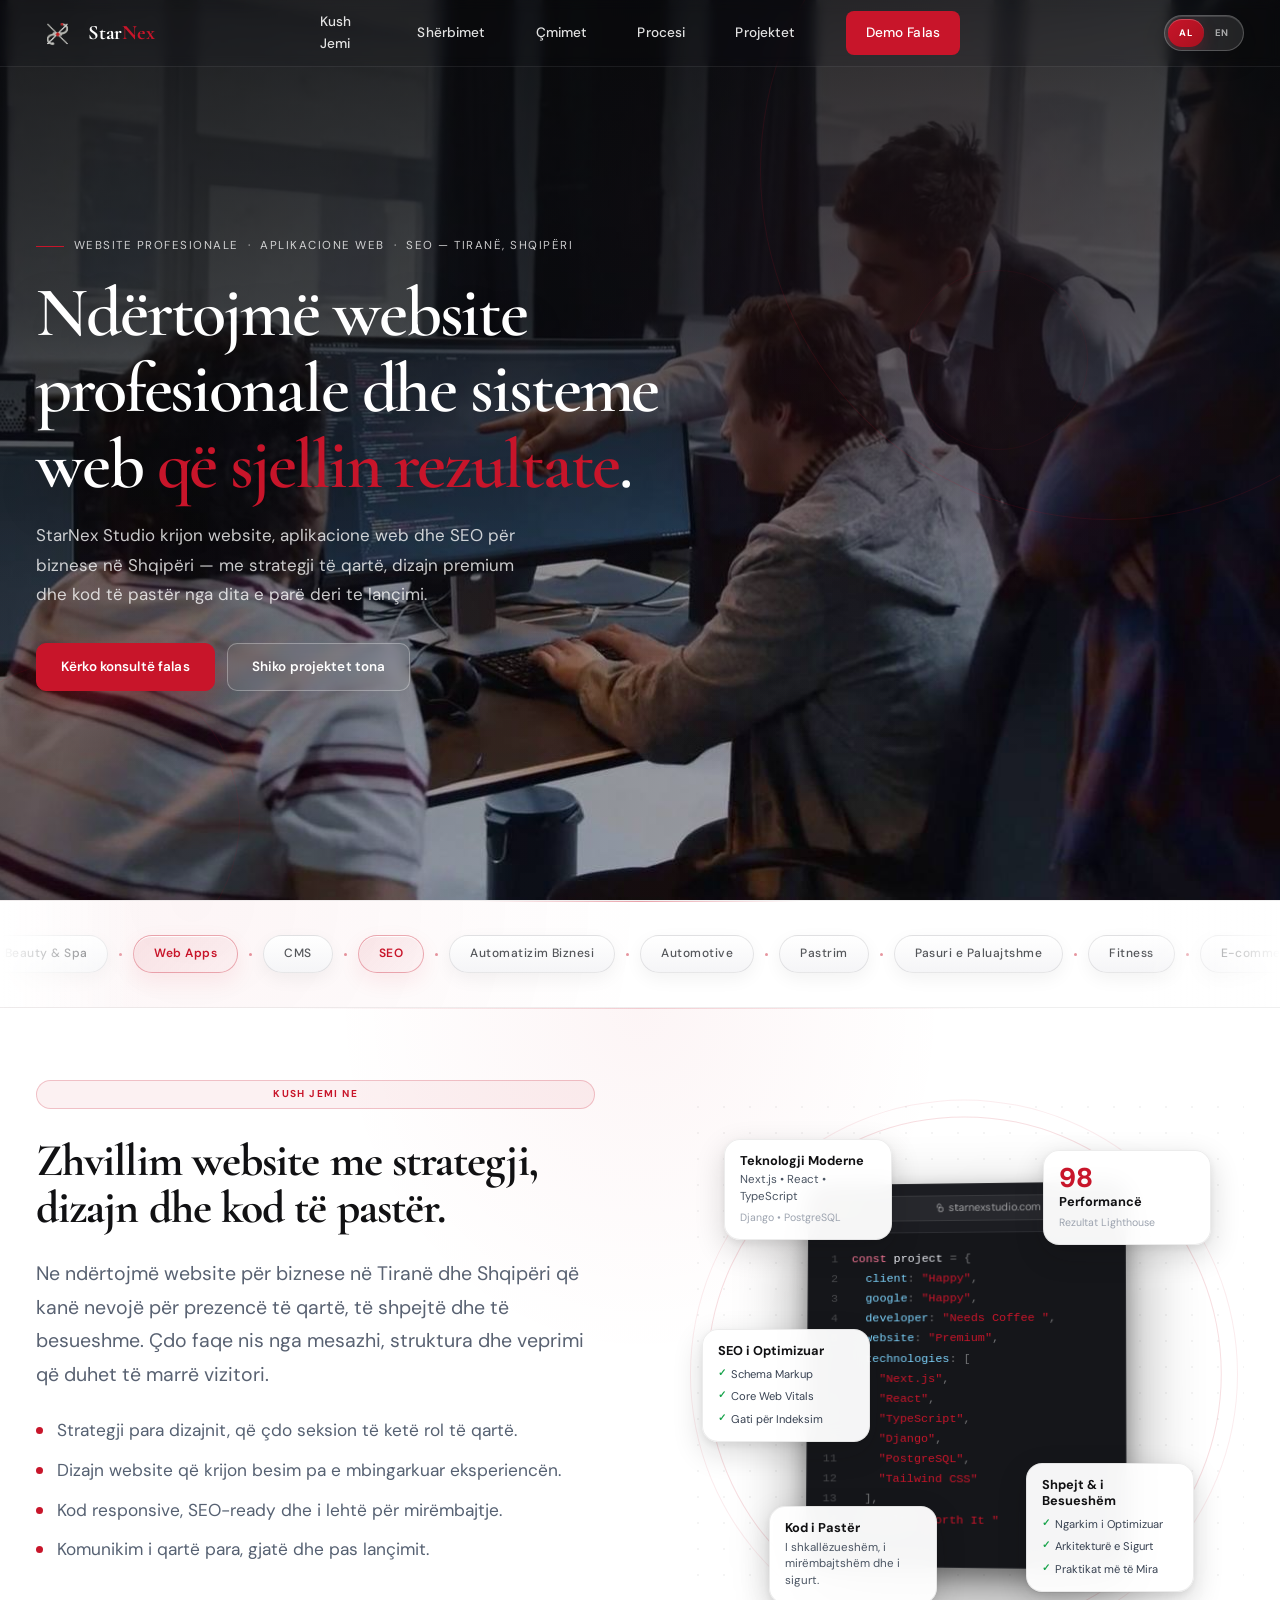
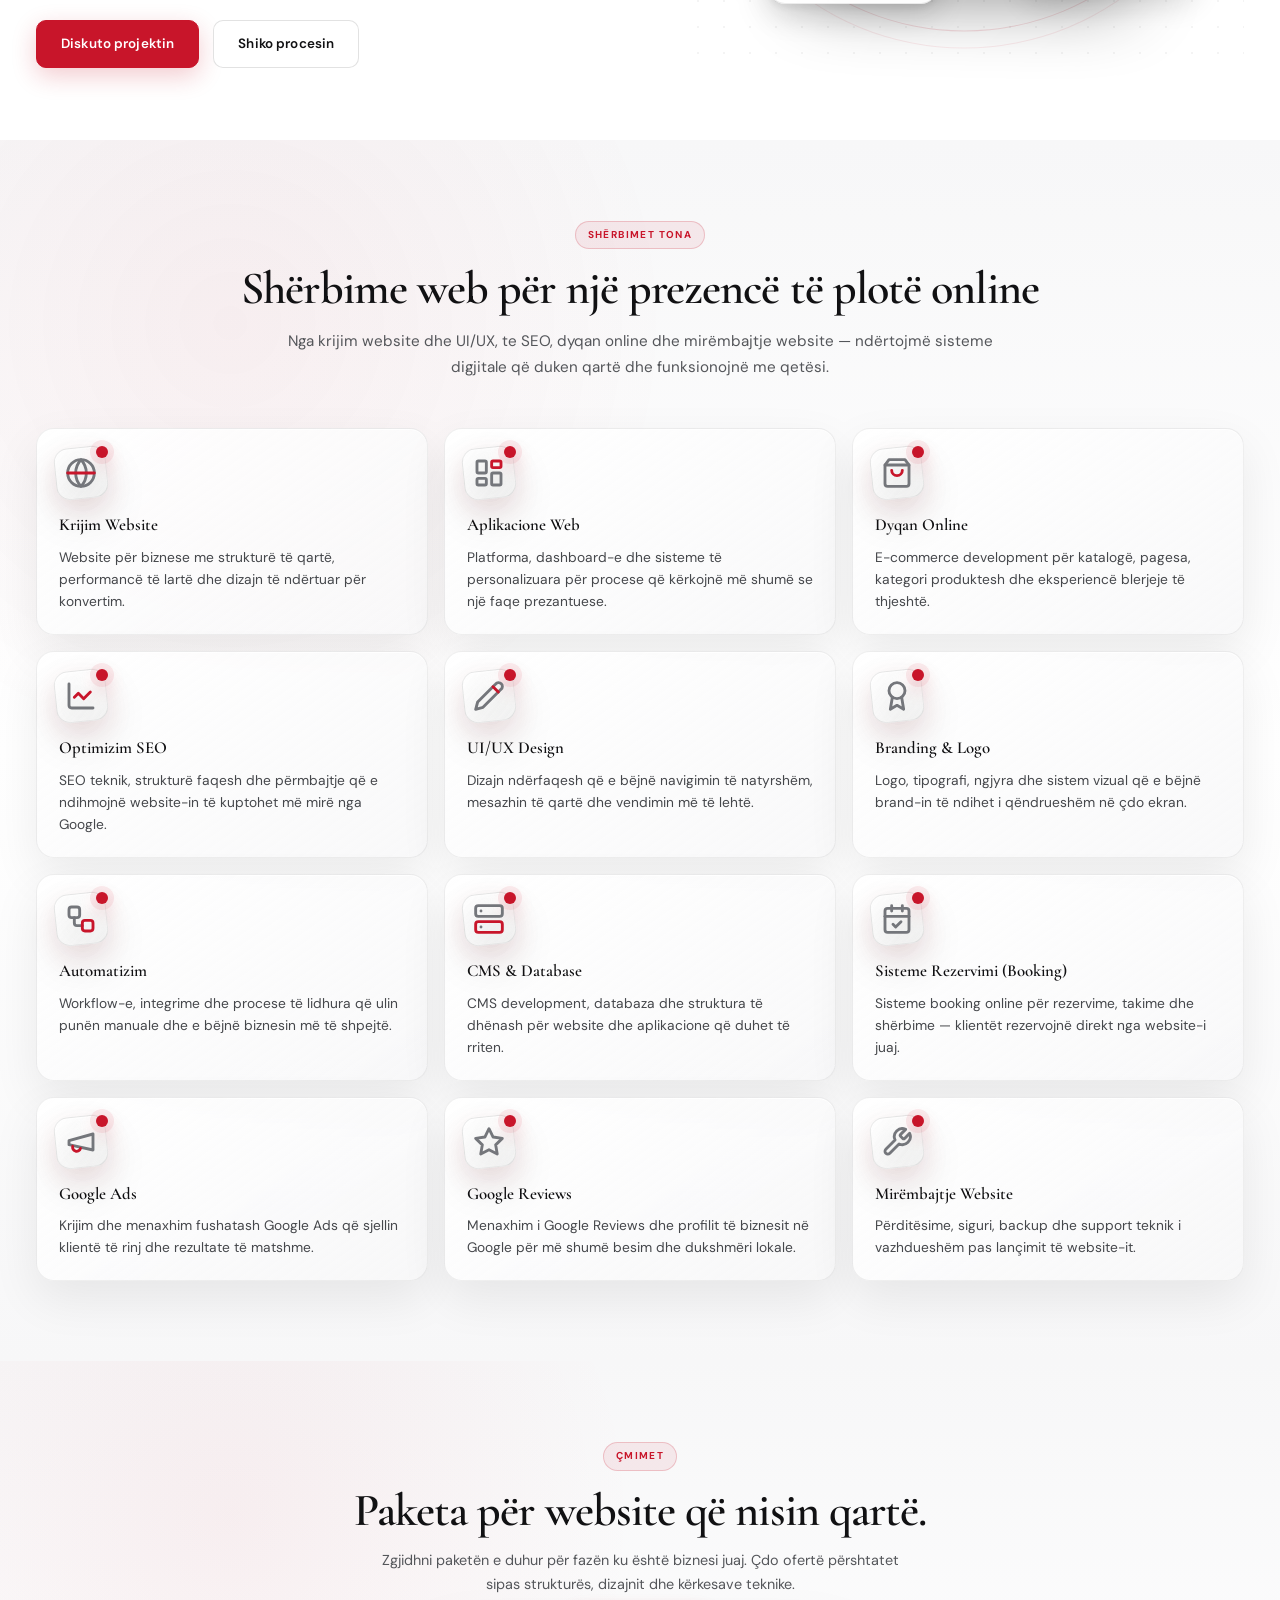
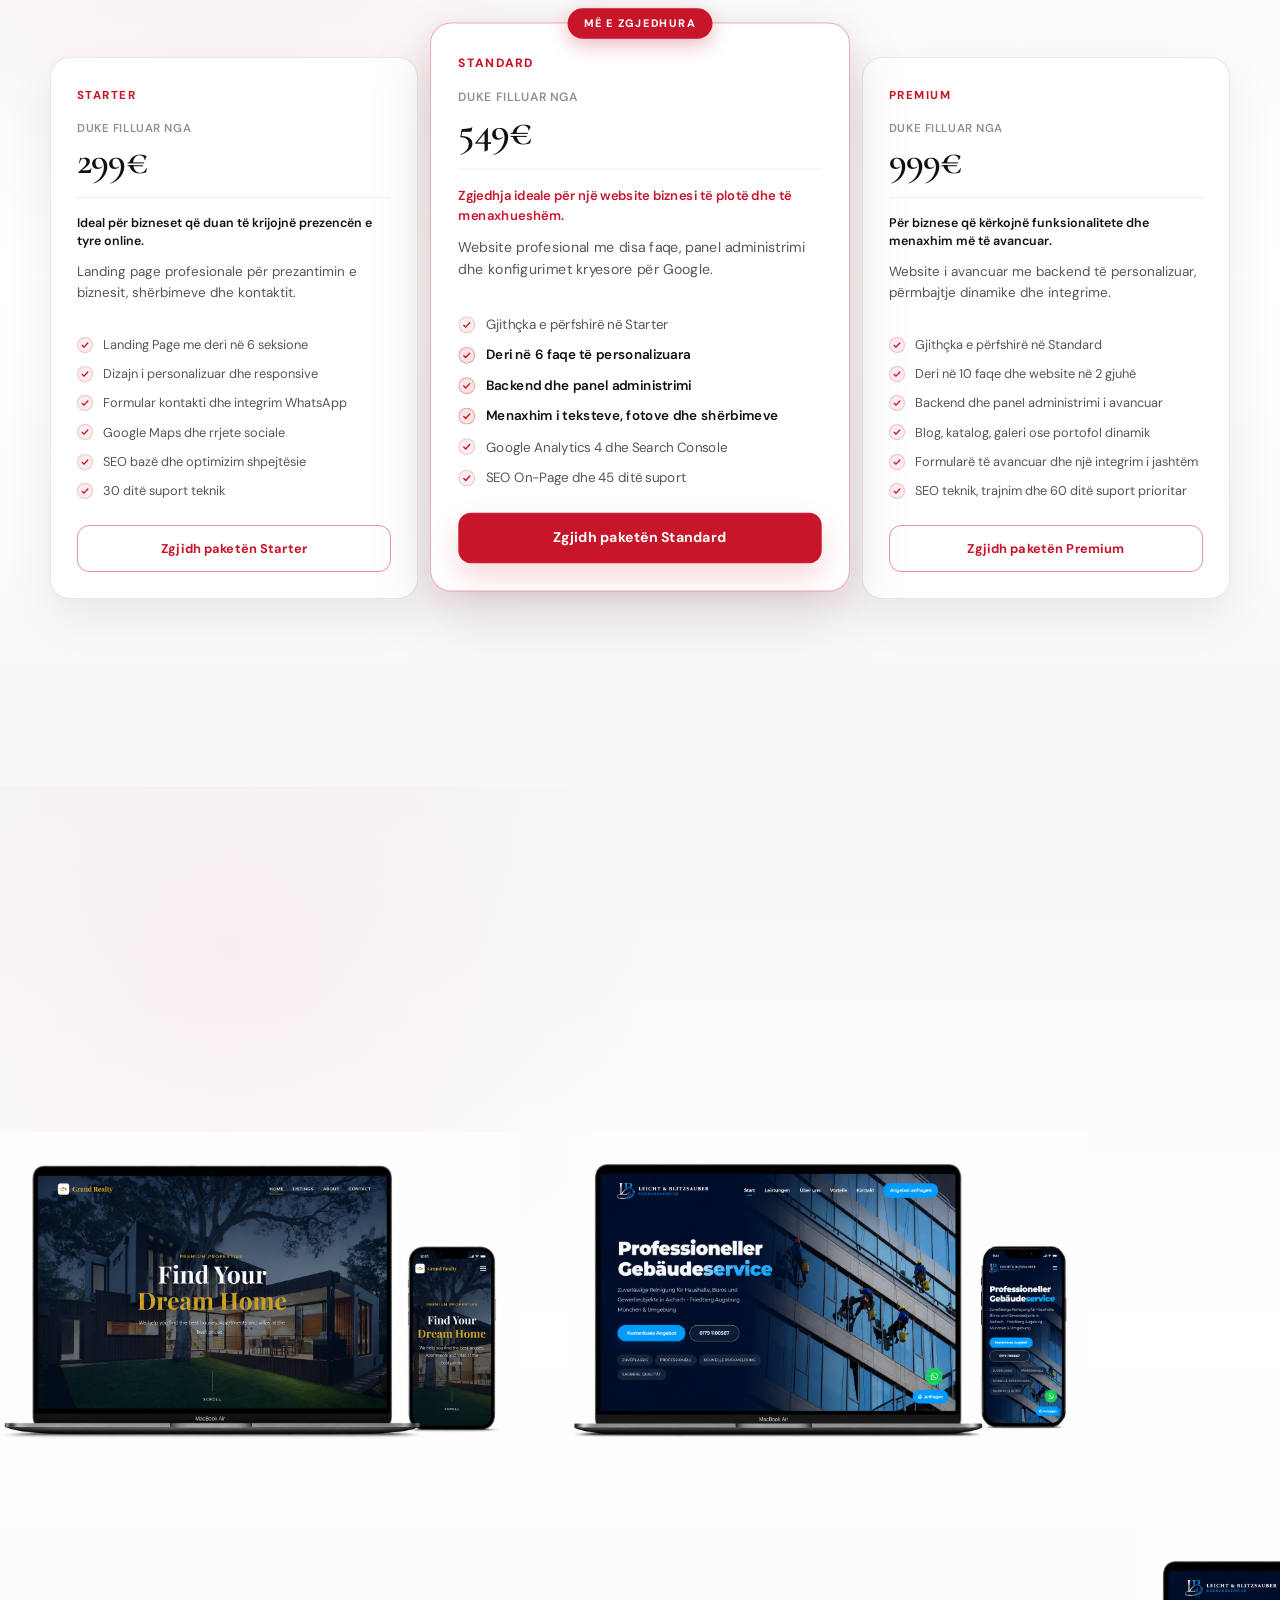
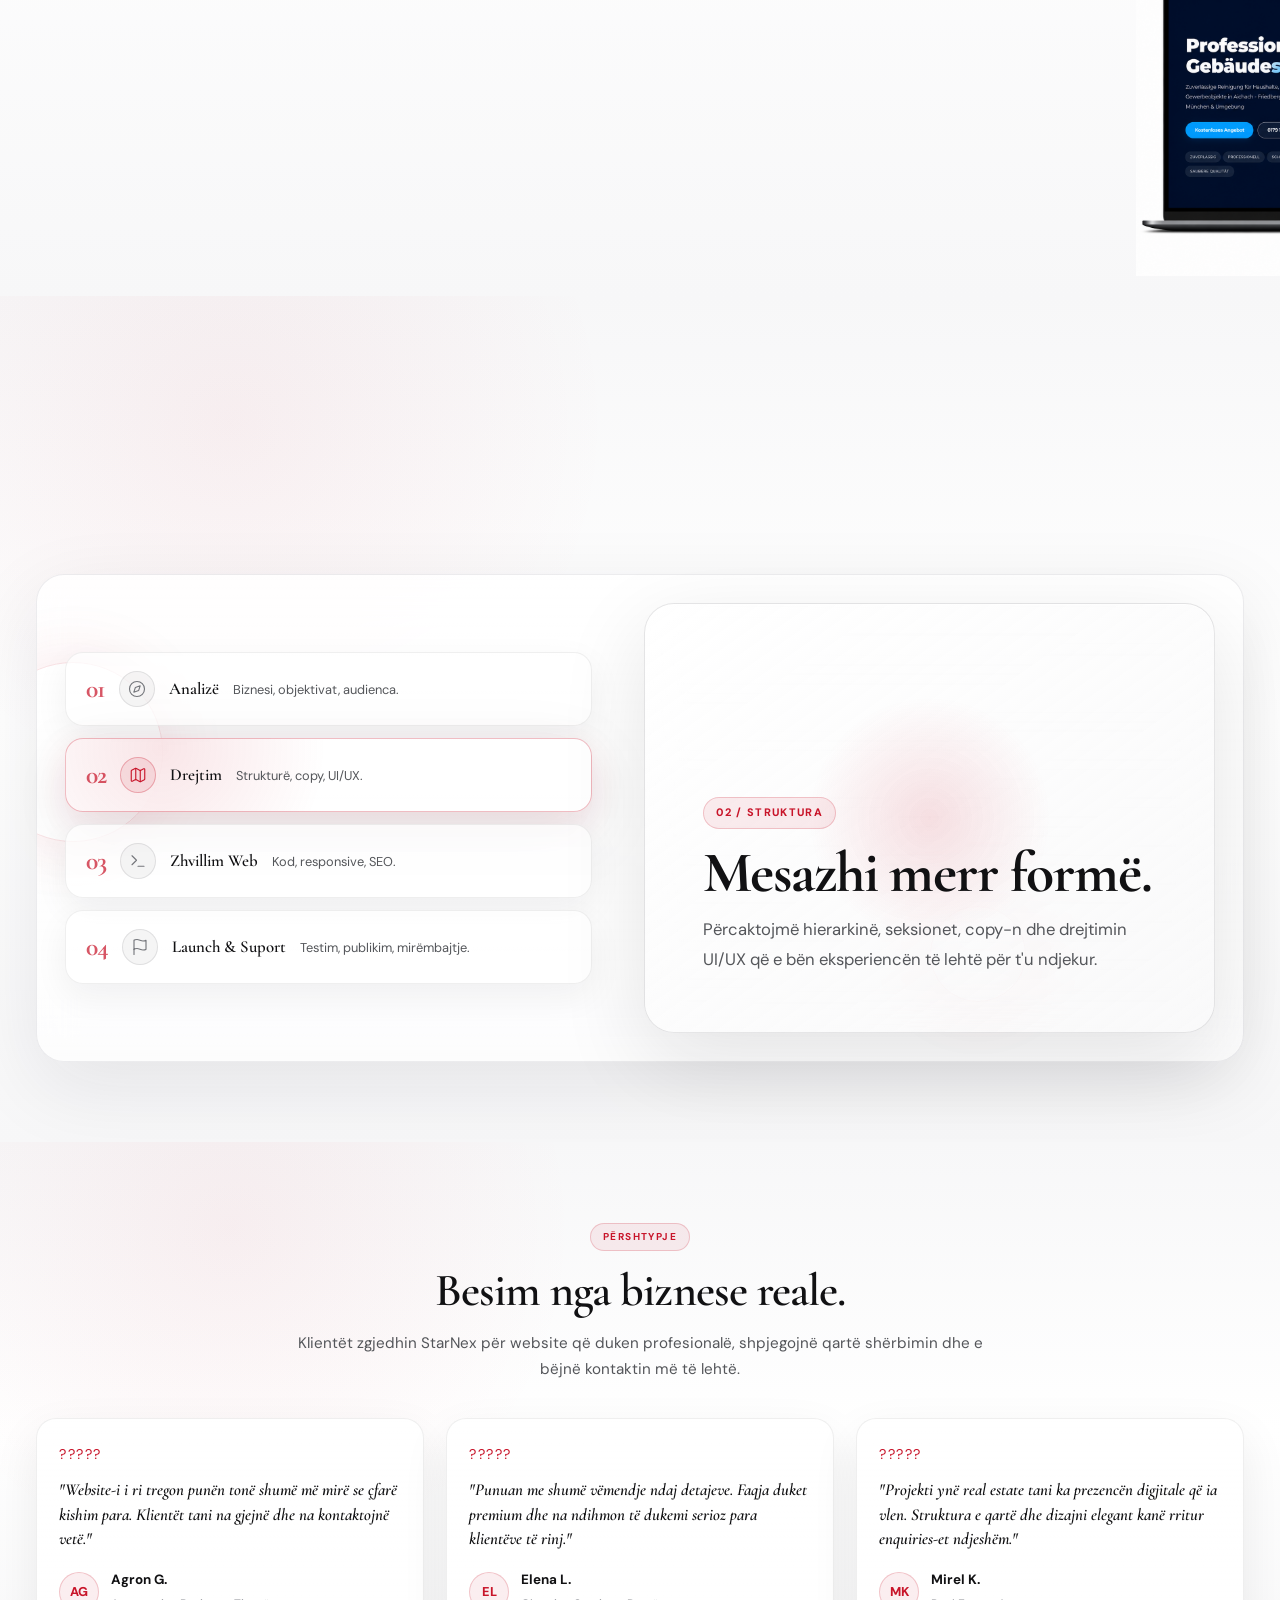
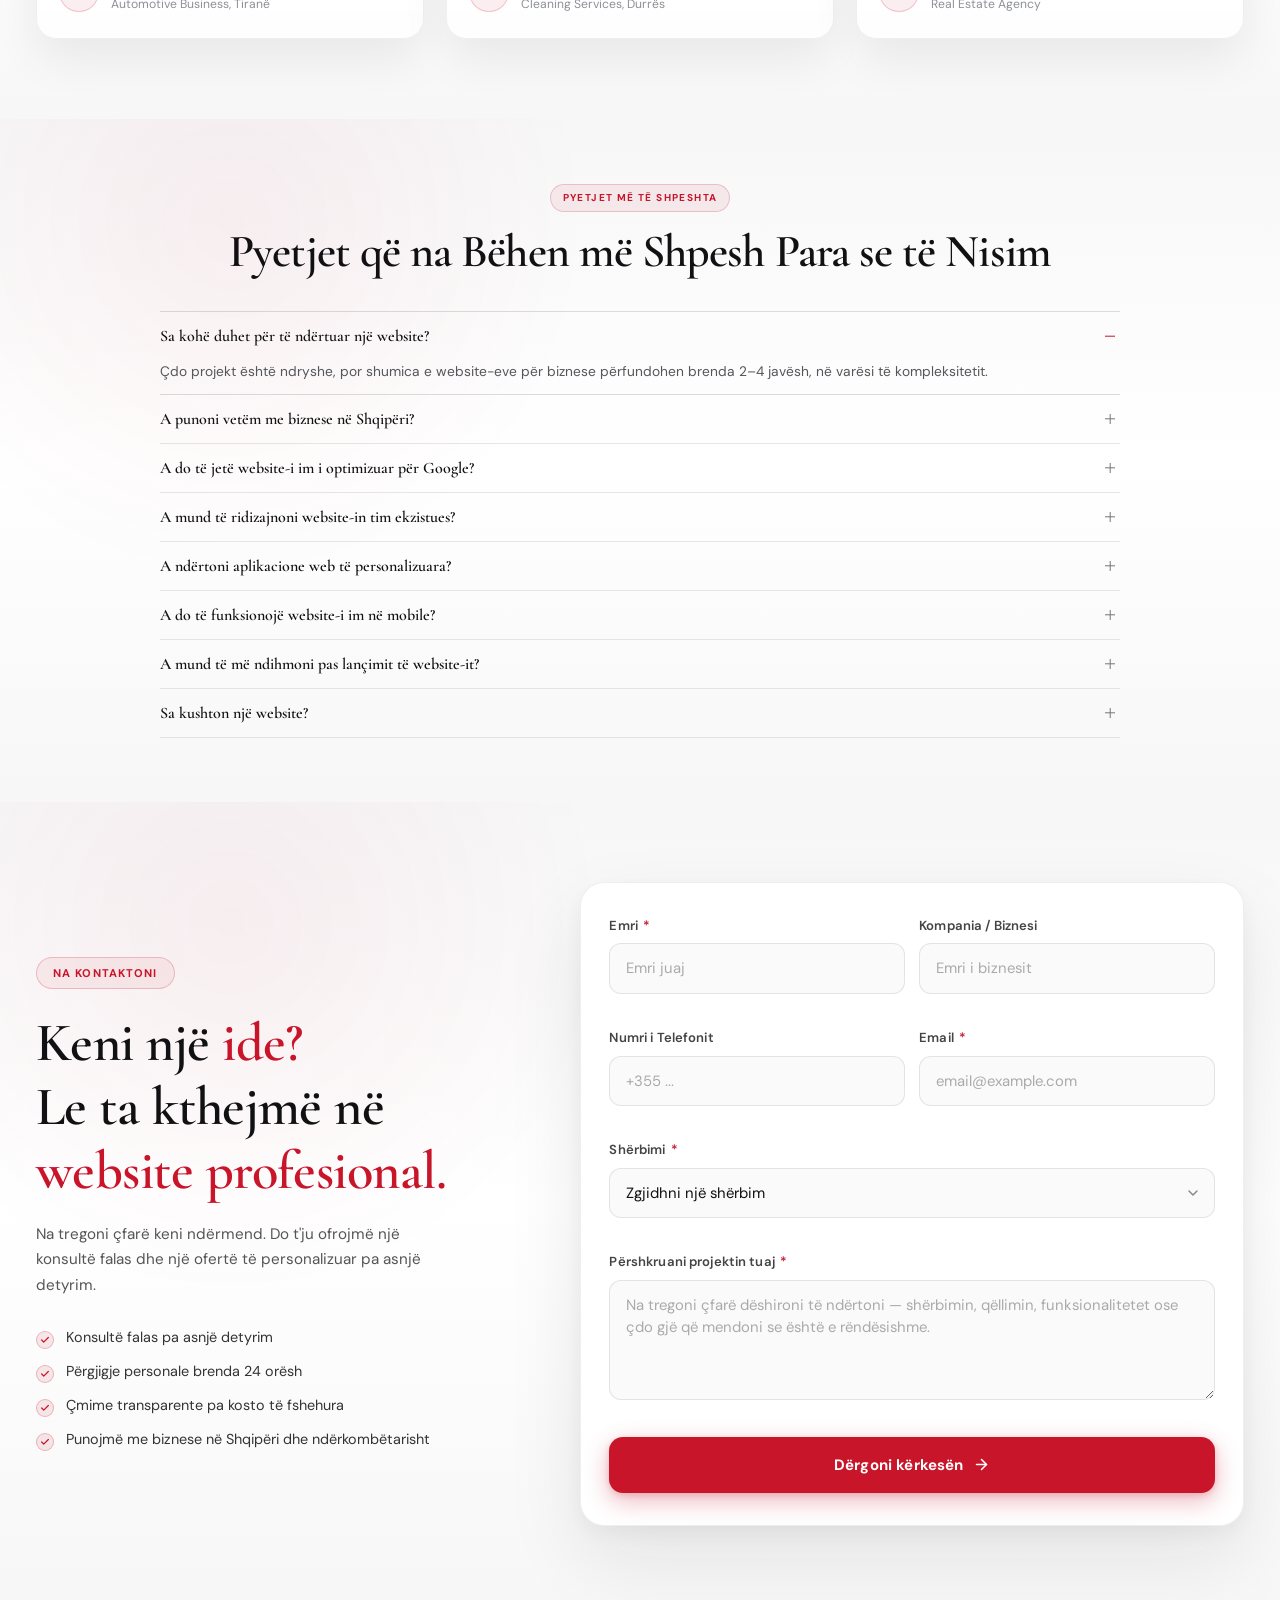
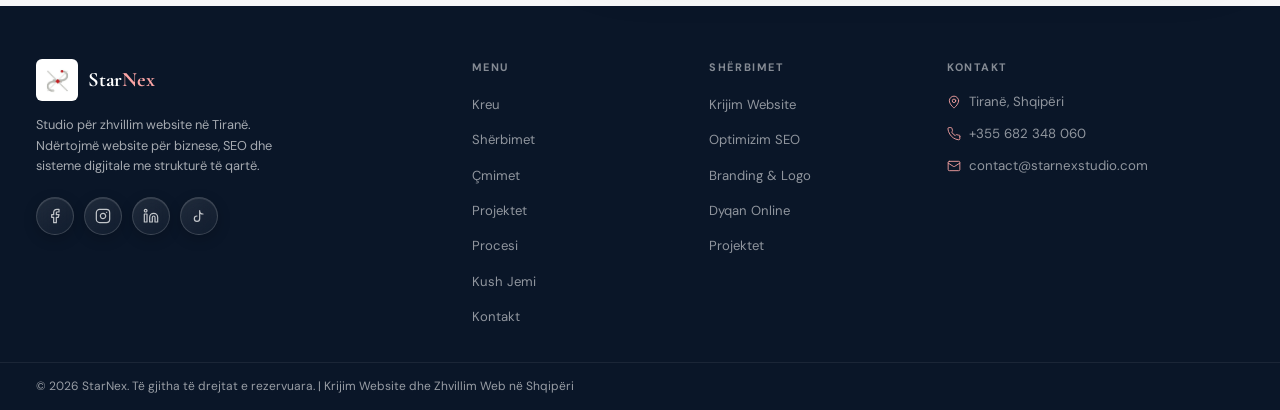
<file: index.html>
﻿<!DOCTYPE html>
<html lang="sq">
<head>
  <meta charset="UTF-8" />
  <meta name="viewport" content="width=device-width, initial-scale=1.0" />

 <title>StarNex Studio | Website, SEO, Booking dhe Google Ads për Biznese</title>

  <meta
    name="description"
    content="StarNex Studio ofron krijim website, CMS, sisteme rezervimi (booking), Google Ads, menaxhim Google Reviews dhe optimizim SEO për biznese në Tiranë dhe Shqipëri."
  />
  <meta
    name="keywords"
    content="krijim websitesh Shqipëri, web development Tiranë, web design Shqipëri, agjenci SEO Shqipëri, website për biznese, dyqan online Shqipëri, CMS Shqipëri, sistem rezervimi online, Google Ads Shqipëri, Google Reviews, automatizim biznesi"
  />
  <meta name="robots" content="index, follow" />
  <meta name="author" content="StarNex Studio" />

  <link rel="canonical" href="https://starnexstudio.com/" />
  <link rel="alternate" hreflang="sq" href="https://starnexstudio.com/" />
  <link rel="alternate" hreflang="en" href="https://starnexstudio.com/en/" />
  <link rel="alternate" hreflang="x-default" href="https://starnexstudio.com/" />


  <link rel="icon" href="/images/nobg_favicon.png" type="image/png" />
  <link rel="icon" href="/images/favicon-32x32.png" type="image/png" sizes="32x32" />
  <link rel="icon" href="/images/favicon-16x16.png" type="image/png" sizes="16x16" />
  <link rel="apple-touch-icon" href="/images/apple-touch-icon.png" sizes="180x180" />
  <link rel="manifest" href="/site.webmanifest" />
  <meta name="theme-color" content="#C8152A" />

  <!-- Open Graph -->
  <meta property="og:type" content="website" />
  <meta property="og:url" content="https://starnexstudio.com/" />
  <meta property="og:title" content="StarNex Studio | Website, SEO, Booking dhe Google Ads për Biznese" />
  <meta
    property="og:description"
    content="Krijim website, CMS, sisteme rezervimi, Google Ads, Google Reviews dhe optimizim SEO për biznese në Tiranë dhe Shqipëri."
  />
  <meta property="og:image" content="https://starnexstudio.com/images/og-image.jpg" />
  <meta property="og:image:width" content="1200" />
  <meta property="og:image:height" content="630" />
  <meta property="og:image:type" content="image/jpeg" />
  <meta property="og:locale" content="sq_AL" />
  <meta property="og:locale:alternate" content="en_US" />
  <meta property="og:site_name" content="StarNex Studio" />

  <!-- Twitter Card -->
  <meta name="twitter:card" content="summary_large_image" />
  <meta name="twitter:site" content="@starnex_al" />
  <meta name="twitter:title" content="StarNex Studio | Website, SEO, Booking dhe Google Ads për Biznese" />
  <meta
    name="twitter:description"
    content="Website, CMS, sisteme rezervimi, Google Ads, Google Reviews dhe SEO për biznese në Tiranë dhe Shqipëri."
  />
  <meta name="twitter:image" content="https://starnexstudio.com/images/og-image.jpg" />

  <!-- Geo Meta -->
  <meta name="geo.region" content="AL-11" />
  <meta name="geo.placename" content="Tiranë, Shqipëri" />
  <meta name="geo.position" content="41.3275;19.8187" />
  <meta name="ICBM" content="41.3275, 19.8187" />

  <!-- Preload the hero poster: it's the LCP element, so it should win the race against fonts/CSS -->
  <link rel="preload" as="image" href="images/bg-hero-poster.jpg" fetchpriority="high" />

  <!-- Stylesheets -->
  <link rel="stylesheet" href="css/style.min.css?v=20260718b" />

  <!-- Fonts -->
  <link rel="preconnect" href="https://fonts.googleapis.com" />
  <link rel="preconnect" href="https://fonts.gstatic.com" crossorigin />
  <link
    href="https://fonts.googleapis.com/css2?family=Cormorant+Garamond:wght@400;500;600;700&family=DM+Sans:wght@300;400;500;600&display=swap"
    rel="stylesheet"
  />

  <!-- Schema -->
  <script type="application/ld+json">
  {
    "@context": "https://schema.org",
    "@graph": [
      {
        "@type": "WebSite",
        "@id": "https://starnexstudio.com/#website",
        "url": "https://starnexstudio.com/",
        "name": "StarNex Studio",
        "alternateName": "StarNex",
        "publisher": {
          "@id": "https://starnexstudio.com/#organization"
        },
        "inLanguage": "sq-AL"
      },
      {
        "@type": "Organization",
        "@id": "https://starnexstudio.com/#organization",
        "name": "StarNex Studio",
        "alternateName": "StarNex",
        "url": "https://starnexstudio.com/",
        "logo": "https://starnexstudio.com/images/nobg_favicon.png",
        "email": "contact@starnexstudio.com",
        "sameAs": [
          "https://www.instagram.com/starnex_studio",
          "https://www.tiktok.com/@starnex_studio"
        ]
      },
      {
        "@type": "ProfessionalService",
        "@id": "https://starnexstudio.com/#business",
        "name": "StarNex Studio",
        "alternateName": "StarNex",
        "image": "https://starnexstudio.com/images/nobg_favicon.png",
        "url": "https://starnexstudio.com/",
        "telephone": "+355 682 348 060",
        "email": "contact@starnexstudio.com",
        "address": {
          "@type": "PostalAddress",
          "addressLocality": "Tirana",
          "addressCountry": "AL"
        },
        "geo": {
          "@type": "GeoCoordinates",
          "latitude": 41.3275,
          "longitude": 19.8187
        },
        "openingHoursSpecification": {
          "@type": "OpeningHoursSpecification",
          "dayOfWeek": [
            "Monday",
            "Tuesday",
            "Wednesday",
            "Thursday",
            "Friday"
          ],
          "opens": "09:00",
          "closes": "18:00"
        },
        "description": "StarNex Studio është agjenci web development dhe SEO me bazë në Tiranë, Shqipëri. Ofrojmë krijim website, CMS, sisteme rezervimi, Google Ads dhe menaxhim Google Reviews.",
        "priceRange": "$$",
        "hasOfferCatalog": {
          "@type": "OfferCatalog",
          "name": "Shërbimet e StarNex Studio",
          "itemListElement": [
            {
              "@type": "Offer",
              "itemOffered": {
                "@type": "Service",
                "name": "Krijim Website",
                "description": "Website profesionale për biznese, me dizajn responsive dhe SEO."
              }
            },
            {
              "@type": "Offer",
              "itemOffered": {
                "@type": "Service",
                "name": "CMS (Sistem Menaxhimi Përmbajtjeje)",
                "description": "Zgjidhje CMS që ju lejojnë të përditësoni vetë përmbajtjen e website-it."
              }
            },
            {
              "@type": "Offer",
              "itemOffered": {
                "@type": "Service",
                "name": "Sisteme Rezervimi (Booking)",
                "description": "Sisteme booking online për rezervime, takime dhe shërbime."
              }
            },
            {
              "@type": "Offer",
              "itemOffered": {
                "@type": "Service",
                "name": "Google Ads",
                "description": "Krijim dhe menaxhim fushatash Google Ads për më shumë klientë."
              }
            },
            {
              "@type": "Offer",
              "itemOffered": {
                "@type": "Service",
                "name": "Menaxhim Google Reviews",
                "description": "Përmirësim i pranisë dhe reputacionit të biznesit në Google Reviews."
              }
            },
            {
              "@type": "Offer",
              "itemOffered": {
                "@type": "Service",
                "name": "Optimizim SEO",
                "description": "Optimizim SEO për renditje më të mirë në Google."
              }
            }
          ]
        }
      }
    ]
  }
  </script>
  <script type="application/ld+json">
  {
    "@context": "https://schema.org",
    "@type": "FAQPage",
    "mainEntity": [
      {
        "@type": "Question",
        "name": "Sa kohë duhet për të ndërtuar një website?",
        "acceptedAnswer": {
          "@type": "Answer",
          "text": "Çdo projekt është ndryshe, por shumica e website-eve për biznese përfundohen brenda 2–4 javësh, në varësi të kompleksitetit."
        }
      },
      {
        "@type": "Question",
        "name": "A punoni vetëm me biznese në Shqipëri?",
        "acceptedAnswer": {
          "@type": "Answer",
          "text": "Jo. Edhe pse jemi me bazë në Shqipëri, punojmë me biznese në Evropë dhe ndërkombëtarisht."
        }
      },
      {
        "@type": "Question",
        "name": "A do të jetë website-i im i optimizuar për Google?",
        "acceptedAnswer": {
          "@type": "Answer",
          "text": "Po. Çdo website ndërtohet me praktika të mira SEO, performancë të shpejtë, dizajn responsive dhe strukturë të pastër për të ndihmuar dukshmërinë në kërkim."
        }
      },
      {
        "@type": "Question",
        "name": "A mund të ridizajnoni website-in tim ekzistues?",
        "acceptedAnswer": {
          "@type": "Answer",
          "text": "Absolutisht. Mund të ridizajnojmë website-e të vjetruara duke përmirësuar eksperiencën e përdoruesit, shpejtësinë, SEO-n dhe performancën e përgjithshme."
        }
      },
      {
        "@type": "Question",
        "name": "A ndërtoni aplikacione web të personalizuara?",
        "acceptedAnswer": {
          "@type": "Answer",
          "text": "Po. Zhvillojmë aplikacione web, dashboards, sisteme të brendshme, platforma CRM, sisteme rezervimi dhe mjete të tjera biznesi të përshtatura për nevojat tuaja."
        }
      },
      {
        "@type": "Question",
        "name": "A do të funksionojë website-i im në mobile?",
        "acceptedAnswer": {
          "@type": "Answer",
          "text": "Po. Çdo website është plotësisht responsive dhe i optimizuar për desktop, tablet dhe pajisje mobile."
        }
      },
      {
        "@type": "Question",
        "name": "A mund të më ndihmoni pas lançimit të website-it?",
        "acceptedAnswer": {
          "@type": "Answer",
          "text": "Po. Ofrojmë support të vazhdueshëm, mirëmbajtje, përditësime dhe asistencë teknike pas lançimit."
        }
      },
      {
        "@type": "Question",
        "name": "Sa kushton një website?",
        "acceptedAnswer": {
          "@type": "Answer",
          "text": "Çmimi varet nga kërkesat, funksionalitetet dhe kompleksiteti i projektit. Na kontaktoni për një konsultë falas dhe ofertë të personalizuar."
        }
      }
    ]
  }
  </script>

  <!-- Google tag (gtag.js) -->
  <script async src="https://www.googletagmanager.com/gtag/js?id=G-1RVYRLNBYY"></script>
  <script>
  window.dataLayer = window.dataLayer || [];
  function gtag(){dataLayer.push(arguments);}
  gtag('js', new Date());

  gtag('config', 'G-1RVYRLNBYY');
</script>
</head>

<body>

  <a href="#main-content" class="skip-link">Kalo te përmbajtja kryesore</a>

  <header class="navbar" id="navbar" role="banner">
    <div class="container nav-inner">
      <a href="/" class="logo" aria-label="StarNex Kreu">
        <img src="images/nobg_favicon.png" alt="Logo StarNex Studio" width="44" height="44" loading="eager" decoding="async" />
        <span class="logo-text">Star<span class="logo-accent">Nex</span></span>
      </a>

      <nav class="nav-links" aria-label="Menu kryesor">
        <a href="#about">Kush Jemi</a><a href="#services">Shërbimet</a><a href="#pricing">Çmimet</a><a href="#process">Procesi</a><a href="#portfolio">Projektet</a>
        <a href="#contact" class="btn btn-nav">Demo Falas</a>
      </nav>

      <div class="language-toggle" id="languageToggle" data-current-language="al" aria-label="Zgjidh gjuhën">
        <div class="language-toggle-track">
          <div class="language-toggle-thumb"></div>
          <button type="button" class="language-option active" data-language="al" data-url="/" aria-pressed="true">AL</button>
          <button type="button" class="language-option" data-language="en" data-url="/en/" aria-pressed="false">EN</button>
        </div>
      </div>

      <button class="hamburger" id="hamburger" aria-label="Hap menunë" aria-expanded="false">
        <span></span><span></span><span></span>
      </button>
    </div>

    <div class="mobile-menu" id="mobileMenu" aria-hidden="true">
      <a href="#about" class="mobile-link">Kush Jemi</a><a href="#services" class="mobile-link">Shërbimet</a><a href="#pricing" class="mobile-link">Çmimet</a><a href="#process" class="mobile-link">Procesi</a><a href="#portfolio" class="mobile-link">Projektet</a>
      <a href="#contact" class="mobile-link">Demo Falas</a>
    </div>
  </header>

  <main id="main-content">

    <!-- HERO VIDEO SECTION -->
    <section class="hvs" id="home" aria-label="StarNex Studio — Agjenci Web Development dhe Software në Tiranë, Shqipëri">
      <video class="hvs-vid" muted loop playsinline preload="metadata" poster="images/bg-hero-poster.jpg" aria-hidden="true" data-src="images/bg-video-office2.mp4"></video>
      <div class="hvs-overlay"></div>
      <div class="hvs-shape hvs-s1"></div>
      <div class="hvs-shape hvs-s2"></div>
      <div class="hvs-shape hvs-s3"></div>
      <div class="container">
        <div class="hvs-inner reveal">
          <p class="hvs-tag">Website Profesionale &nbsp;·&nbsp; Aplikacione Web &nbsp;·&nbsp; SEO — Tiranë, Shqipëri</p>
          <h1>Ndërtojmë website profesionale dhe sisteme web <span class="sn-red">që sjellin rezultate</span>.</h1>
          <p class="hvs-sub">StarNex Studio krijon website, aplikacione web dhe SEO për biznese në Shqipëri — me strategji të qartë, dizajn premium dhe kod të pastër nga dita e parë deri te lançimi.</p>
          <div class="hvs-actions">
            <a href="#contact" class="btn btn-primary">Kërko konsultë falas</a>
            <a href="#portfolio" class="btn btn-ghost light-btn">Shiko projektet tona</a>
          </div>
        </div>
      </div>
    </section>

    <!-- INDUSTRY TRUST RIBBON — text only -->
    <div class="tr-ribbon reveal" aria-label="Industritë që shërbejmë">
      <div class="tr-track">
        <!-- --- Set 1 --- -->
        <span class="tr-pill">Automotive</span><span class="tr-dot" aria-hidden="true"></span>
        <span class="tr-pill">Pastrim</span><span class="tr-dot" aria-hidden="true"></span>
        <span class="tr-pill">Pasuri e Paluajtshme</span><span class="tr-dot" aria-hidden="true"></span>
        <span class="tr-pill">Fitness</span><span class="tr-dot" aria-hidden="true"></span>
        <span class="tr-pill">E-commerce</span><span class="tr-dot" aria-hidden="true"></span>
        <span class="tr-pill">Hotele</span><span class="tr-dot" aria-hidden="true"></span>
        <span class="tr-pill">Shëndetësi</span><span class="tr-dot" aria-hidden="true"></span>
        <span class="tr-pill">Edukim</span><span class="tr-dot" aria-hidden="true"></span>
        <span class="tr-pill">Restorante</span><span class="tr-dot" aria-hidden="true"></span>
        <span class="tr-pill">Studio Ligjore</span><span class="tr-dot" aria-hidden="true"></span>
        <span class="tr-pill">Ndërtim</span><span class="tr-dot" aria-hidden="true"></span>
        <span class="tr-pill">Fotografim</span><span class="tr-dot" aria-hidden="true"></span>
        <span class="tr-pill">Konsulencë</span><span class="tr-dot" aria-hidden="true"></span>
        <span class="tr-pill">Logjistikë</span><span class="tr-dot" aria-hidden="true"></span>
        <span class="tr-pill tr-accent">Tech Startup</span><span class="tr-dot" aria-hidden="true"></span>
        <span class="tr-pill">Beauty &amp; Spa</span><span class="tr-dot" aria-hidden="true"></span>
        <span class="tr-pill tr-accent">Web Apps</span><span class="tr-dot" aria-hidden="true"></span>
        <span class="tr-pill">CMS</span><span class="tr-dot" aria-hidden="true"></span>
        <span class="tr-pill tr-accent">SEO</span><span class="tr-dot" aria-hidden="true"></span>
        <span class="tr-pill">Automatizim Biznesi</span><span class="tr-dot" aria-hidden="true"></span>
        <!-- --- Set 2 (seamless loop) --- -->
        <span class="tr-pill" aria-hidden="true">Automotive</span><span class="tr-dot" aria-hidden="true"></span>
        <span class="tr-pill" aria-hidden="true">Pastrim</span><span class="tr-dot" aria-hidden="true"></span>
        <span class="tr-pill" aria-hidden="true">Pasuri e Paluajtshme</span><span class="tr-dot" aria-hidden="true"></span>
        <span class="tr-pill" aria-hidden="true">Fitness</span><span class="tr-dot" aria-hidden="true"></span>
        <span class="tr-pill" aria-hidden="true">E-commerce</span><span class="tr-dot" aria-hidden="true"></span>
        <span class="tr-pill" aria-hidden="true">Hotele</span><span class="tr-dot" aria-hidden="true"></span>
        <span class="tr-pill" aria-hidden="true">Shëndetësi</span><span class="tr-dot" aria-hidden="true"></span>
        <span class="tr-pill" aria-hidden="true">Edukim</span><span class="tr-dot" aria-hidden="true"></span>
        <span class="tr-pill" aria-hidden="true">Restorante</span><span class="tr-dot" aria-hidden="true"></span>
        <span class="tr-pill" aria-hidden="true">Studio Ligjore</span><span class="tr-dot" aria-hidden="true"></span>
        <span class="tr-pill" aria-hidden="true">Ndërtim</span><span class="tr-dot" aria-hidden="true"></span>
        <span class="tr-pill" aria-hidden="true">Fotografim</span><span class="tr-dot" aria-hidden="true"></span>
        <span class="tr-pill" aria-hidden="true">Konsulencë</span><span class="tr-dot" aria-hidden="true"></span>
        <span class="tr-pill" aria-hidden="true">Logjistikë</span><span class="tr-dot" aria-hidden="true"></span>
        <span class="tr-pill tr-accent" aria-hidden="true">Tech Startup</span><span class="tr-dot" aria-hidden="true"></span>
        <span class="tr-pill" aria-hidden="true">Beauty &amp; Spa</span><span class="tr-dot" aria-hidden="true"></span>
        <span class="tr-pill tr-accent" aria-hidden="true">Web Apps</span><span class="tr-dot" aria-hidden="true"></span>
        <span class="tr-pill" aria-hidden="true">CMS</span><span class="tr-dot" aria-hidden="true"></span>
        <span class="tr-pill tr-accent" aria-hidden="true">SEO</span><span class="tr-dot" aria-hidden="true"></span>
        <span class="tr-pill" aria-hidden="true">Automatizim Biznesi</span><span class="tr-dot" aria-hidden="true"></span>
      </div>
    </div>


    <!-- DARK SPLIT BAND -->
    <section class="dark-split-band" id="about" aria-label="Kush jemi ne - StarNex Studio">
  <div class="dark-split-inner">
    <div class="dark-split-content">
      <div class="section-badge">Kush jemi ne</div>
      <h2>Zhvillim website me strategji, dizajn dhe kod të pastër.</h2>
      <p>Ne ndërtojmë website për biznese në Tiranë dhe Shqipëri që kanë nevojë për prezencë të qartë, të shpejtë dhe të besueshme. Çdo faqe nis nga mesazhi, struktura dhe veprimi që duhet të marrë vizitori.</p>
      <ul class="alt-list">
        <li>Strategji para dizajnit, që çdo seksion të ketë rol të qartë.</li>
        <li>Dizajn website që krijon besim pa e mbingarkuar eksperiencën.</li>
        <li>Kod responsive, SEO-ready dhe i lehtë për mirëmbajtje.</li>
        <li>Komunikim i qartë para, gjatë dhe pas lançimit.</li>
      </ul>
    </div>

    <div class="dark-split-image about-code-visual" id="aboutCodeVisual">
      <!-- Orbit + dekor me pika -->
      <div class="about-code-bg" aria-hidden="true">
        <div class="about-code-orbit about-code-orbit--a"></div>
        <div class="about-code-orbit about-code-orbit--b"></div>
        <div class="about-code-dots"></div>
      </div>

      <div class="about-code-stage">

        <!-- Editori i kodit – qendër -->
        <div class="about-code-window acv-anim" id="aboutCodeWindow">
          <div class="acw-topbar">
            <div class="acw-dots">
              <span class="dot-r"></span><span class="dot-y"></span><span class="dot-g"></span>
            </div>
            <div class="acw-addr">
              <svg width="9" height="9" viewBox="0 0 24 24" fill="none" stroke="currentColor" stroke-width="2.5" stroke-linecap="round" stroke-linejoin="round" aria-hidden="true"><rect width="11" height="11" x="11" y="11" rx="2"/><path d="M7 11V7a5 5 0 0 1 9.9-1"/></svg>
              starnexstudio.com
            </div>
          </div>
          <div class="acw-body">
  <pre class="acw-code"><code><span class="acw-line"><span class="acw-ln">1</span><span class="tok-kw">const</span> <span class="tok-var">project</span> <span class="tok-pl">=</span> <span class="tok-pl">{</span></span><span class="acw-line"><span class="acw-ln">2</span>  <span class="tok-prop">client</span><span class="tok-pl">:</span> <span class="tok-str">"Happy"</span><span class="tok-pl">,</span></span><span class="acw-line"><span class="acw-ln">3</span>  <span class="tok-prop">google</span><span class="tok-pl">:</span> <span class="tok-str">"Happy"</span><span class="tok-pl">,</span></span><span class="acw-line"><span class="acw-ln">4</span>  <span class="tok-prop">developer</span><span class="tok-pl">:</span> <span class="tok-str">"Needs Coffee "</span><span class="tok-pl">,</span></span><span class="acw-line"><span class="acw-ln">5</span>  <span class="tok-prop">website</span><span class="tok-pl">:</span> <span class="tok-str">"Premium"</span><span class="tok-pl">,</span></span><span class="acw-line"><span class="acw-ln">6</span>  <span class="tok-prop">technologies</span><span class="tok-pl">:</span> <span class="tok-pl">[</span></span><span class="acw-line"><span class="acw-ln">7</span>    <span class="tok-str">"Next.js"</span><span class="tok-pl">,</span></span><span class="acw-line"><span class="acw-ln">8</span>    <span class="tok-str">"React"</span><span class="tok-pl">,</span></span><span class="acw-line"><span class="acw-ln">9</span>    <span class="tok-str">"TypeScript"</span><span class="tok-pl">,</span></span><span class="acw-line"><span class="acw-ln">10</span>    <span class="tok-str">"Django"</span><span class="tok-pl">,</span></span><span class="acw-line"><span class="acw-ln">11</span>    <span class="tok-str">"PostgreSQL"</span><span class="tok-pl">,</span></span><span class="acw-line"><span class="acw-ln">12</span>    <span class="tok-str">"Tailwind CSS"</span></span><span class="acw-line"><span class="acw-ln">13</span>  <span class="tok-pl">],</span></span><span class="acw-line"><span class="acw-ln">14</span>  <span class="tok-prop">result</span><span class="tok-pl">:</span> <span class="tok-str">"Worth It "</span></span><span class="acw-line"><span class="acw-ln">15</span><span class="tok-pl">}</span></span></code></pre>
</div>
        </div>

        <!-- Teknologji Moderne – lart majtas -->
        <div class="about-code-card acv-card acv-card--stack acv-anim">
          <span class="acc-title">Teknologji Moderne</span>
          <span class="acc-text">Next.js • React • TypeScript</span>
          <span class="acc-sub">Django • PostgreSQL</span>
        </div>

        <!-- SEO i Optimizuar – mes majtas -->
        <div class="about-code-card acv-card acv-card--seo acv-anim">
          <span class="acc-title">SEO i Optimizuar</span>
          <ul class="acc-list">
            <li>Schema Markup</li>
            <li>Core Web Vitals</li>
            <li>Gati për Indeksim</li>
          </ul>
        </div>

        <!-- Kod i Pastër – poshtë majtas -->
        <div class="about-code-card acv-card acv-card--clean acv-anim">
          <span class="acc-title">Kod i Pastër</span>
          <span class="acc-text">I shkallëzueshëm, i mirëmbajtshëm dhe i sigurt.</span>
        </div>

        <!-- Performancë – lart djathtas -->
        <div class="about-code-card acv-card acv-card--perf acv-anim">
          <span class="acc-num">98</span>
          <span class="acc-title">Performancë</span>
          <span class="acc-sub">Rezultat Lighthouse</span>
        </div>

        <!-- Shpejt & i Besueshëm – poshtë djathtas -->
        <div class="about-code-card acv-card acv-card--fast acv-anim">
          <span class="acc-title">Shpejt &amp; i Besueshëm</span>
          <ul class="acc-list">
            <li>Ngarkim i Optimizuar</li>
            <li>Arkitekturë e Sigurt</li>
            <li>Praktikat më të Mira</li>
          </ul>
        </div>

      </div>
    </div>

    <div class="about-actions">
      <a href="#contact" class="btn btn-primary">Diskuto projektin</a>
      <a href="#process" class="btn btn-dark-ghost">Shiko procesin</a>
    </div>

  </div>
</section>


    <!-- STATS BAND -->
    <!-- <section class="stats-band">
      <div class="container">
        <div class="stats-grid">
          <div class="stat-item reveal">
            <div class="stat-number"><span class="count-up" data-target="40" data-suffix="+">0+</span></div>
            <div class="stat-label">Projekte web të dorëzuara</div>
          </div>
          <div class="stat-item reveal reveal-d1">
            <div class="stat-number"><span class="count-up" data-target="98" data-suffix="%">0%</span></div>
            <div class="stat-label">Kënaqësi klientësh</div>
          </div>
          <div class="stat-item reveal reveal-d2">
            <div class="stat-number"><span class="count-up" data-target="3.5" data-suffix="x">0x</span></div>
            <div class="stat-label">Rritje mesatare trafiku</div>
          </div>
          <div class="stat-item reveal reveal-d3">
            <div class="stat-number"><span class="count-up" data-target="7" data-suffix=" ditë">0 ditë</span></div>
            <div class="stat-label">Deri te koncepti i parë</div>
          </div>
        </div>
      </div>
    </section> -->

    <!-- SERVICES GRID -->
    <section class="svc-band" id="services">
      <div class="container">
        <div class="section-header center service-editorial-head reveal">
          <div class="section-badge">SHËRBIMET TONA</div>
          <h2 class="section-heading">
            Shërbime web për një prezencë
            <span>të plotë online</span>
          </h2>
          <p class="section-sub">Nga krijim website dhe UI/UX, te SEO, dyqan online dhe mirëmbajtje website — ndërtojmë sisteme digjitale që duken qartë dhe funksionojnë me qetësi.</p>
        </div>
        <div class="svc-grid reveal" data-stagger="0.08">
          <a href="#services" class="svc-card">
            <div class="svc-icon svc-icon-web" aria-hidden="true"><svg viewBox="0 0 24 24" fill="none" stroke="currentColor" stroke-width="1.5" stroke-linecap="round" stroke-linejoin="round"><circle cx="12" cy="12" r="10"/><path d="M12 2a14.5 14.5 0 0 0 0 20 14.5 14.5 0 0 0 0-20"/><path d="M2 12h20"/></svg></div>
            <h3>Krijim Website</h3>
            <p>Website për biznese me strukturë të qartë, performancë të lartë dhe dizajn të ndërtuar për konvertim.</p>
          </a>
          <a href="#services" class="svc-card">
            <div class="svc-icon svc-icon-app" aria-hidden="true"><svg viewBox="0 0 24 24" fill="none" stroke="currentColor" stroke-width="1.5" stroke-linecap="round" stroke-linejoin="round"><rect width="7" height="9" x="3" y="3" rx="1"/><rect width="7" height="5" x="14" y="3" rx="1"/><rect width="7" height="9" x="14" y="12" rx="1"/><rect width="7" height="5" x="3" y="16" rx="1"/></svg></div>
            <h3>Aplikacione Web</h3>
            <p>Platforma, dashboard-e dhe sisteme të personalizuara për procese që kërkojnë më shumë se një faqe prezantuese.</p>
          </a>
          <a href="#services" class="svc-card">
            <div class="svc-icon svc-icon-shop" aria-hidden="true"><svg viewBox="0 0 24 24" fill="none" stroke="currentColor" stroke-width="1.5" stroke-linecap="round" stroke-linejoin="round"><path d="M6 2 3 6v14a2 2 0 0 0 2 2h14a2 2 0 0 0 2-2V6l-3-4Z"/><line x1="3" x2="21" y1="6" y2="6"/><path d="M16 10a4 4 0 0 1-8 0"/></svg></div>
            <h3>Dyqan Online</h3>
            <p>E-commerce development për katalogë, pagesa, kategori produktesh dhe eksperiencë blerjeje të thjeshtë.</p>
          </a>
          <a href="#services" class="svc-card">
            <div class="svc-icon svc-icon-seo" aria-hidden="true"><svg viewBox="0 0 24 24" fill="none" stroke="currentColor" stroke-width="1.5" stroke-linecap="round" stroke-linejoin="round"><path d="M3 3v16a2 2 0 0 0 2 2h16"/><path d="m19 9-5 5-4-4-3 3"/></svg></div>
            <h3>Optimizim SEO</h3>
            <p>SEO teknik, strukturë faqesh dhe përmbajtje që e ndihmojnë website-in të kuptohet më mirë nga Google.</p>
          </a>
          <a href="#services" class="svc-card">
            <div class="svc-icon svc-icon-ux" aria-hidden="true"><svg viewBox="0 0 24 24" fill="none" stroke="currentColor" stroke-width="1.5" stroke-linecap="round" stroke-linejoin="round"><path d="M17 3a2.85 2.83 0 1 1 4 4L7.5 20.5 2 22l1.5-5.5Z"/><path d="m15 5 4 4"/></svg></div>
            <h3>UI/UX Design</h3>
            <p>Dizajn ndërfaqesh që e bëjnë navigimin të natyrshëm, mesazhin të qartë dhe vendimin më të lehtë.</p>
          </a>
          <a href="#services" class="svc-card">
            <div class="svc-icon svc-icon-brand" aria-hidden="true"><svg viewBox="0 0 24 24" fill="none" stroke="currentColor" stroke-width="1.5" stroke-linecap="round" stroke-linejoin="round"><circle cx="12" cy="8" r="6"/><path d="M15.477 12.89 17 22l-5-3-5 3 1.523-9.11"/></svg></div>
            <h3>Branding &amp; Logo</h3>
            <p>Logo, tipografi, ngjyra dhe sistem vizual që e bëjnë brand-in të ndihet i qëndrueshëm në çdo ekran.</p>
          </a>
          <a href="#services" class="svc-card">
            <div class="svc-icon svc-icon-auto" aria-hidden="true"><svg viewBox="0 0 24 24" fill="none" stroke="currentColor" stroke-width="1.5" stroke-linecap="round" stroke-linejoin="round"><rect width="8" height="8" x="3" y="3" rx="2"/><path d="M7 11v4a2 2 0 0 0 2 2h4"/><rect width="8" height="8" x="13" y="13" rx="2"/></svg></div>
            <h3>Automatizim</h3>
            <p>Workflow-e, integrime dhe procese të lidhura që ulin punën manuale dhe e bëjnë biznesin më të shpejtë.</p>
          </a>
          <a href="#services" class="svc-card">
            <div class="svc-icon svc-icon-db" aria-hidden="true"><svg viewBox="0 0 24 24" fill="none" stroke="currentColor" stroke-width="1.5" stroke-linecap="round" stroke-linejoin="round"><rect width="20" height="8" x="2" y="2" rx="2"/><rect width="20" height="8" x="2" y="14" rx="2"/><line x1="6" x2="6.01" y1="6" y2="6"/><line x1="6" x2="6.01" y1="18" y2="18"/></svg></div>
            <h3>CMS &amp; Database</h3>
            <p>CMS development, databaza dhe struktura të dhënash për website dhe aplikacione që duhet të rriten.</p>
          </a>
          <a href="#services" class="svc-card">
            <div class="svc-icon svc-icon-booking" aria-hidden="true"><svg viewBox="0 0 24 24" fill="none" stroke="currentColor" stroke-width="1.5" stroke-linecap="round" stroke-linejoin="round"><rect width="18" height="18" x="3" y="4" rx="2"/><line x1="16" x2="16" y1="2" y2="6"/><line x1="8" x2="8" y1="2" y2="6"/><line x1="3" x2="21" y1="10" y2="10"/><path d="m9 16 2 2 4-4"/></svg></div>
            <h3>Sisteme Rezervimi (Booking)</h3>
            <p>Sisteme booking online për rezervime, takime dhe shërbime — klientët rezervojnë direkt nga website-i juaj.</p>
          </a>
          <a href="#services" class="svc-card">
            <div class="svc-icon svc-icon-ads" aria-hidden="true"><svg viewBox="0 0 24 24" fill="none" stroke="currentColor" stroke-width="1.5" stroke-linecap="round" stroke-linejoin="round"><path d="m3 11 18-5v12L3 14v-3z"/><path d="M11.6 16.8a3 3 0 1 1-5.8-1.6"/></svg></div>
            <h3>Google Ads</h3>
            <p>Krijim dhe menaxhim fushatash Google Ads që sjellin klientë të rinj dhe rezultate të matshme.</p>
          </a>
          <a href="#services" class="svc-card">
            <div class="svc-icon svc-icon-reviews" aria-hidden="true"><svg viewBox="0 0 24 24" fill="none" stroke="currentColor" stroke-width="1.5" stroke-linecap="round" stroke-linejoin="round"><polygon points="12 2 15.09 8.26 22 9.27 17 14.14 18.18 21.02 12 17.77 5.82 21.02 7 14.14 2 9.27 8.91 8.26 12 2"/></svg></div>
            <h3>Google Reviews</h3>
            <p>Menaxhim i Google Reviews dhe profilit të biznesit në Google për më shumë besim dhe dukshmëri lokale.</p>
          </a>
          <a href="#services" class="svc-card">
            <div class="svc-icon svc-icon-care" aria-hidden="true"><svg viewBox="0 0 24 24" fill="none" stroke="currentColor" stroke-width="1.5" stroke-linecap="round" stroke-linejoin="round"><path d="M14.7 6.3a1 1 0 0 0 0 1.4l1.6 1.6a1 1 0 0 0 1.4 0l3.77-3.77a6 6 0 0 1-7.94 7.94l-6.91 6.91a2.12 2.12 0 0 1-3-3l6.91-6.91a6 6 0 0 1 7.94-7.94l-3.76 3.76z"/></svg></div>
            <h3>Mirëmbajtje Website</h3>
            <p>Përditësime, siguri, backup dhe support teknik i vazhdueshëm pas lançimit të website-it.</p>
          </a>
        </div>
      </div>
    </section>

    <!-- PRICING -->
    <section class="pricing-preview" id="pricing" data-pricing-section aria-label="Çmimet StarNex">
      <div class="container">
        <div class="pricing-head reveal">
          <div class="section-badge">Çmimet</div>
          <h2 class="section-heading">Paketa për website që nisin qartë.</h2>
          <p>Zgjidhni paketën e duhur për fazën ku është biznesi juaj. Çdo ofertë përshtatet sipas strukturës, dizajnit dhe kërkesave teknike.</p>
        </div>

        <div class="pricing-composition reveal" data-stagger="0.08">

          <!-- STARTER -->
          <article class="pricing-tier" data-pricing-card>
            <div class="pricing-tier-top">
              <span class="pricing-kicker">Starter</span>
              <span class="pricing-from">Duke filluar nga</span>
              <strong class="pricing-price">299€</strong>
            </div>

            <div class="pricing-trust-msg">
              Ideal për bizneset që duan të krijojnë prezencën e tyre online.
            </div>

            <p>
              Landing page profesionale për prezantimin e biznesit, shërbimeve dhe kontaktit.
            </p>

            <ul>
              <li>Landing Page me deri në 6 seksione</li>
              <li>Dizajn i personalizuar dhe responsive</li>
              <li>Formular kontakti dhe integrim WhatsApp</li>
              <li>Google Maps dhe rrjete sociale</li>
              <li>SEO bazë dhe optimizim shpejtësie</li>
              <li>30 ditë suport teknik</li>
            </ul>

            <a class="pricing-cta" href="#contact">
              Zgjidh paketën Starter
            </a>
          </article>

          <!-- STANDARD -->
          <article class="pricing-tier featured" data-pricing-card>
            <div class="pricing-badge">Më e zgjedhura</div>

            <div class="pricing-tier-top">
              <span class="pricing-kicker">Standard</span>
              <span class="pricing-from">Duke filluar nga</span>
              <strong class="pricing-price">549€</strong>
            </div>

            <div class="pricing-trust-msg">
              Zgjedhja ideale për një website biznesi të plotë dhe të menaxhueshëm.
            </div>

            <p>
              Website profesional me disa faqe, panel administrimi dhe konfigurimet kryesore për Google.
            </p>

            <ul>
              <li>Gjithçka e përfshirë në Starter</li>
              <li class="hi">Deri në 6 faqe të personalizuara</li>
              <li class="hi">Backend dhe panel administrimi</li>
              <li class="hi">Menaxhim i teksteve, fotove dhe shërbimeve</li>
              <li>Google Analytics 4 dhe Search Console</li>
              <li>SEO On-Page dhe 45 ditë suport</li>
            </ul>

            <a class="pricing-cta" href="#contact">
              Zgjidh paketën Standard
            </a>
          </article>

          <!-- PREMIUM -->
          <article class="pricing-tier" data-pricing-card>
            <div class="pricing-tier-top">
              <span class="pricing-kicker">Premium</span>
              <span class="pricing-from">Duke filluar nga</span>
              <strong class="pricing-price">999€</strong>
            </div>

            <div class="pricing-trust-msg">
              Për biznese që kërkojnë funksionalitete dhe menaxhim më të avancuar.
            </div>

            <p>
              Website i avancuar me backend të personalizuar, përmbajtje dinamike dhe integrime.
            </p>

            <ul>
              <li>Gjithçka e përfshirë në Standard</li>
              <li>Deri në 10 faqe dhe website në 2 gjuhë</li>
              <li>Backend dhe panel administrimi i avancuar</li>
              <li>Blog, katalog, galeri ose portofol dinamik</li>
              <li>Formularë të avancuar dhe një integrim i jashtëm</li>
              <li>SEO teknik, trajnim dhe 60 ditë suport prioritar</li>
            </ul>

            <a class="pricing-cta" href="#contact">
              Zgjidh paketën Premium
            </a>
          </article>

        </div>

        <div class="pricing-note reveal" role="note">
          <svg viewBox="0 0 24 24" fill="none" stroke="currentColor" stroke-width="2" stroke-linecap="round" stroke-linejoin="round" aria-hidden="true"><circle cx="12" cy="12" r="10"/><line x1="12" y1="8" x2="12" y2="8.01"/><line x1="12" y1="12" x2="12" y2="16"/></svg>
          <p>
            <strong>Çmimet janë orientuese</strong> dhe përcaktohen sipas kompleksitetit të projektit.
            Domain-i, hostimi, mirëmbajtja, shërbimet e palëve të treta, sistemet e rezervimeve, pagesat online,
            CRM, integrimet API dhe automatizimet e personalizuara mund të faturohen veçmas.
          </p>
        </div>
      </div>
    </section>

    <!-- PROJECTS SHOWCASE -->
    <section class="projects-showcase" id="portfolio" aria-label="Projektet tona">

      <!-- Header -->
      <div class="container">
        <div class="ps-header reveal">
          <div class="section-badge">Projektet Tona</div>
          <h2 class="ps-heading">Punë reale që flasin vetë.</h2>
          <p class="ps-sub">Çdo projekt është ndërtuar me kujdes, strategji dhe fokus në rezultate të matshme.</p>
          <p class="ps-hint">
            <svg xmlns="http://www.w3.org/2000/svg" width="14" height="14" viewBox="0 0 24 24" fill="none" stroke="currentColor" stroke-width="2" stroke-linecap="round" stroke-linejoin="round" aria-hidden="true"><path d="M12 5v14M5 12l7 7 7-7"/></svg>
            Hover për të ndalur lëvizjen
          </p>
        </div>
      </div>

      <!-- Conveyor -->
      <div class="projects-conveyor" id="projectsConveyor">

        <!-- Row 1 ? majtas -->
        <div class="conveyor-row">
          <div class="conveyor-track" data-direction="left">
            <a class="conveyor-item" href="#" aria-label="Grand Realty"><img src="images/projects/grand-realty.png" alt="Grand Realty" loading="lazy" decoding="async" /></a>
            <a class="conveyor-item" href="#" aria-label="Leicht & Blitzsauber"><img src="images/projects/lb.png" alt="Leicht & Blitzsauber" loading="lazy" decoding="async" /></a>
            <a class="conveyor-item" href="#" aria-label="Auto Xheviti"><img src="images/projects/auto-xheviti.png" alt="Auto Xheviti" loading="lazy" decoding="async" /></a>
            <a class="conveyor-item" href="#" aria-label="Fusion Gym"><img src="images/projects/fusion-gym.png" alt="Fusion Gym" loading="lazy" decoding="async" /></a>
            <a class="conveyor-item" href="#" aria-label="PetShop"><img src="images/projects/petshop.png" alt="PetShop" loading="lazy" decoding="async" /></a>
            <a class="conveyor-item" href="#" aria-label="Aurelia Hotel"><img src="images/projects/hotel.png" alt="Aurelia Hotel" loading="lazy" decoding="async" /></a>
            <a class="conveyor-item" href="#" aria-label="SOMA Dental Care"><img src="images/projects/dental.png" alt="SOMA Dental Care" loading="lazy" decoding="async" /></a>
            <a class="conveyor-item" href="#" aria-label="Verde Ristorante"><img src="images/projects/restaurant.png" alt="Verde Ristorante" loading="lazy" decoding="async" /></a>
            <!-- duplicate for seamless loop -->
            <a class="conveyor-item" href="#" aria-hidden="true" tabindex="-1"><img src="images/projects/grand-realty.png" alt="" loading="lazy" decoding="async" /></a>
            <a class="conveyor-item" href="#" aria-hidden="true" tabindex="-1"><img src="images/projects/lb.png" alt="" loading="lazy" decoding="async" /></a>
            <a class="conveyor-item" href="#" aria-hidden="true" tabindex="-1"><img src="images/projects/auto-xheviti.png" alt="" loading="lazy" decoding="async" /></a>
            <a class="conveyor-item" href="#" aria-hidden="true" tabindex="-1"><img src="images/projects/fusion-gym.png" alt="" loading="lazy" decoding="async" /></a>
            <a class="conveyor-item" href="#" aria-hidden="true" tabindex="-1"><img src="images/projects/petshop.png" alt="" loading="lazy" decoding="async" /></a>
            <a class="conveyor-item" href="#" aria-hidden="true" tabindex="-1"><img src="images/projects/hotel.png" alt="" loading="lazy" decoding="async" /></a>
            <a class="conveyor-item" href="#" aria-hidden="true" tabindex="-1"><img src="images/projects/dental.png" alt="" loading="lazy" decoding="async" /></a>
            <a class="conveyor-item" href="#" aria-hidden="true" tabindex="-1"><img src="images/projects/restaurant.png" alt="" loading="lazy" decoding="async" /></a>
          </div>
        </div>

        <!-- Row 2 ? djathtas -->
        <div class="conveyor-row">
          <div class="conveyor-track" data-direction="right">
            <a class="conveyor-item" href="#" aria-label="SOMA Dental Care"><img src="images/projects/dental.png" alt="SOMA Dental Care" loading="lazy" decoding="async" /></a>
            <a class="conveyor-item" href="#" aria-label="Verde Ristorante"><img src="images/projects/restaurant.png" alt="Verde Ristorante" loading="lazy" decoding="async" /></a>
            <a class="conveyor-item" href="#" aria-label="Leicht & Blitzsauber"><img src="images/projects/lb.png" alt="Leicht & Blitzsauber" loading="lazy" decoding="async" /></a>
            <a class="conveyor-item" href="#" aria-label="Aurelia Hotel"><img src="images/projects/hotel.png" alt="Aurelia Hotel" loading="lazy" decoding="async" /></a>
            <a class="conveyor-item" href="#" aria-label="Grand Realty"><img src="images/projects/grand-realty.png" alt="Grand Realty" loading="lazy" decoding="async" /></a>
            <a class="conveyor-item" href="#" aria-label="PetShop"><img src="images/projects/petshop.png" alt="PetShop" loading="lazy" decoding="async" /></a>
            <a class="conveyor-item" href="#" aria-label="Fusion Gym"><img src="images/projects/fusion-gym.png" alt="Fusion Gym" loading="lazy" decoding="async" /></a>
            <a class="conveyor-item" href="#" aria-label="Auto Xheviti"><img src="images/projects/auto-xheviti.png" alt="Auto Xheviti" loading="lazy" decoding="async" /></a>
            <!-- duplicate for seamless loop -->
            <a class="conveyor-item" href="#" aria-hidden="true" tabindex="-1"><img src="images/projects/dental.png" alt="" loading="lazy" decoding="async" /></a>
            <a class="conveyor-item" href="#" aria-hidden="true" tabindex="-1"><img src="images/projects/restaurant.png" alt="" loading="lazy" decoding="async" /></a>
            <a class="conveyor-item" href="#" aria-hidden="true" tabindex="-1"><img src="images/projects/lb.png" alt="" loading="lazy" decoding="async" /></a>
            <a class="conveyor-item" href="#" aria-hidden="true" tabindex="-1"><img src="images/projects/hotel.png" alt="" loading="lazy" decoding="async" /></a>
            <a class="conveyor-item" href="#" aria-hidden="true" tabindex="-1"><img src="images/projects/grand-realty.png" alt="" loading="lazy" decoding="async" /></a>
            <a class="conveyor-item" href="#" aria-hidden="true" tabindex="-1"><img src="images/projects/petshop.png" alt="" loading="lazy" decoding="async" /></a>
            <a class="conveyor-item" href="#" aria-hidden="true" tabindex="-1"><img src="images/projects/fusion-gym.png" alt="" loading="lazy" decoding="async" /></a>
            <a class="conveyor-item" href="#" aria-hidden="true" tabindex="-1"><img src="images/projects/auto-xheviti.png" alt="" loading="lazy" decoding="async" /></a>
          </div>
        </div>

      </div><!-- /projects-conveyor -->

      <!-- CTA -->
      <!-- <div class="container">
        <div class="ps-cta reveal">
          <p class="ps-cta-eyebrow">Gati të jesh projekti ynë i radhës?</p>
          <h3 class="ps-cta-heading">Le ta realizojmë së bashku.</h3>
          <a href="#contact" class="btn btn-primary ps-cta-btn">Kërko Demo Falas</a>
        </div>
      </div> -->

    </section>

    <!-- CLIENT JOURNEY -->
    <section class="process-strip workflow-strip client-journey" id="process" data-workflow aria-label="Procesi StarNex">
      <div class="container">
        <div class="workflow-head reveal">
          <div>
            <div class="section-badge">Procesi</div>
            <h2>Proces i qartë. Rezultat i kontrolluar.</h2>
          </div>
          <p>Nga brief-i te lançimi, çdo hap mban fokusin te struktura, dizajni, zhvillimi web dhe performanca.</p>
        </div>
        <div class="workflow-shell reveal">
          <div class="journey-orbit" aria-hidden="true">
            <span></span>
            <span></span>
          </div>
          <div class="journey-stage">
            <div class="workflow-steps journey-steps">
              <button class="workflow-step journey-step active" type="button" data-workflow-step="0" aria-pressed="true">
                <span class="journey-num">01</span>
                <span class="workflow-icon"><svg viewBox="0 0 24 24" fill="none" stroke="currentColor" stroke-width="1.5" stroke-linecap="round" stroke-linejoin="round" width="18" height="18"><circle cx="12" cy="12" r="10"/><polygon points="16.24 7.76 14.12 14.12 7.76 16.24 9.88 9.88 16.24 7.76"/></svg></span>
                <strong>Analizë</strong>
                <em>Biznesi, objektivat, audienca.</em>
              </button>
              <button class="workflow-step journey-step" type="button" data-workflow-step="1" aria-pressed="false">
                <span class="journey-num">02</span>
                <span class="workflow-icon"><svg viewBox="0 0 24 24" fill="none" stroke="currentColor" stroke-width="1.5" stroke-linecap="round" stroke-linejoin="round" width="18" height="18"><path d="M14.106 5.553a2 2 0 0 0 1.788 0l3.659-1.83A1 1 0 0 1 21 4.619v12.764a1 1 0 0 1-.553.894l-4.553 2.277a2 2 0 0 1-1.788 0l-4.212-2.106a2 2 0 0 0-1.788 0l-3.659 1.83A1 1 0 0 1 3 19.381V6.618a1 1 0 0 1 .553-.894l4.553-2.277a2 2 0 0 1 1.788 0z"/><path d="M15 5.764v15M9 3.236v15"/></svg></span>
                <strong>Drejtim</strong>
                <em>Strukturë, copy, UI/UX.</em>
              </button>
              <button class="workflow-step journey-step" type="button" data-workflow-step="2" aria-pressed="false">
                <span class="journey-num">03</span>
                <span class="workflow-icon"><svg viewBox="0 0 24 24" fill="none" stroke="currentColor" stroke-width="1.5" stroke-linecap="round" stroke-linejoin="round" width="18" height="18"><polyline points="4 17 10 11 4 5"/><line x1="12" x2="20" y1="19" y2="19"/></svg></span>
                <strong>Zhvillim Web</strong>
                <em>Kod, responsive, SEO.</em>
              </button>
              <button class="workflow-step journey-step" type="button" data-workflow-step="3" aria-pressed="false">
                <span class="journey-num">04</span>
                <span class="workflow-icon"><svg viewBox="0 0 24 24" fill="none" stroke="currentColor" stroke-width="1.5" stroke-linecap="round" stroke-linejoin="round" width="18" height="18"><path d="M4 15s1-1 4-1 5 2 8 2 4-1 4-1V3s-1 1-4 1-5-2-8-2-4 1-4 1z"/><line x1="4" x2="4" y1="22" y2="15"/></svg></span>
                <strong>Launch &amp; Suport</strong>
                <em>Testim, publikim, mirëmbajtje.</em>
              </button>
            </div>
            <div class="journey-detail" aria-live="polite">
              <article class="journey-note active" data-workflow-note="0">
                <span>01 / Analiza</span>
                <h3>Ku duhet të arrijë website-i?</h3>
                <p>Analizojmë biznesin, audiencën dhe objektivat që website-i duhet të mbështesë. Kjo na jep një drejtim të qartë para dizajnit.</p>
              </article>
              <article class="journey-note" data-workflow-note="1">
                <span>02 / Struktura</span>
                <h3>Mesazhi merr formë.</h3>
                <p>Përcaktojmë hierarkinë, seksionet, copy-n dhe drejtimin UI/UX që e bën eksperiencën të lehtë për t'u ndjekur.</p>
              </article>
              <article class="journey-note" data-workflow-note="2">
                <span>03 / Zhvillimi</span>
                <h3>Dizajni kthehet në sistem.</h3>
                <p>Ndërtojmë website-in me kod responsive, performancë të mirë dhe bazë SEO, pastaj e rafinojmë me feedback të qartë.</p>
              </article>
              <article class="journey-note" data-workflow-note="3">
                <span>04 / Online</span>
                <h3>Launch pa zhurmë.</h3>
                <p>Testojmë, publikojmë dhe kujdesemi për mirëmbajtjen që website-i të mbetet i qëndrueshëm edhe pas lançimit.</p>
              </article>
            </div>
          </div>
        </div>
      </div>
    </section>

    <!-- TESTIMONIALS -->
    <section class="testimonial-band">
      <div class="container">
        <div class="section-header center reveal">
          <div class="section-badge">Përshtypje</div>
          <h2 class="section-heading">Besim nga biznese reale.</h2>
          <p class="section-sub">Klientët zgjedhin StarNex për website që duken profesionalë, shpjegojnë qartë shërbimin dhe e bëjnë kontaktin më të lehtë.</p>
        </div>
        <div class="testimonial-grid" data-stagger="0.10">
          <div class="testimonial-card">
            <div class="testimonial-stars">?????</div>
            <p class="testimonial-text">"Website-i i ri tregon punën tonë shumë më mirë se çfarë kishim para. Klientët tani na gjejnë dhe na kontaktojnë vetë."</p>
            <div class="testimonial-author">
              <div class="testimonial-avatar">AG</div>
              <div><div class="testimonial-name">Agron G.</div><div class="testimonial-role">Automotive Business, Tiranë</div></div>
            </div>
          </div>
          <div class="testimonial-card">
            <div class="testimonial-stars">?????</div>
            <p class="testimonial-text">"Punuan me shumë vëmendje ndaj detajeve. Faqja duket premium dhe na ndihmon të dukemi serioz para klientëve të rinj."</p>
            <div class="testimonial-author">
              <div class="testimonial-avatar">EL</div>
              <div><div class="testimonial-name">Elena L.</div><div class="testimonial-role">Cleaning Services, Durrës</div></div>
            </div>
          </div>
          <div class="testimonial-card">
            <div class="testimonial-stars">?????</div>
            <p class="testimonial-text">"Projekti ynë real estate tani ka prezencën digjitale që ia vlen. Struktura e qartë dhe dizajni elegant kanë rritur enquiries-et ndjeshëm."</p>
            <div class="testimonial-author">
              <div class="testimonial-avatar">MK</div>
              <div><div class="testimonial-name">Mirel K.</div><div class="testimonial-role">Real Estate Agency</div></div>
            </div>
          </div>
        </div>
      </div>
    </section>

    <!-- FAQ -->
    <section class="faq-section" id="faq" aria-labelledby="faq-title">
      <div class="container">
        <div class="section-header center reveal">
          <div class="section-badge">Pyetjet më të Shpeshta</div>
          <h2 class="section-heading" id="faq-title">Pyetjet që na Bëhen më Shpesh Para se të Nisim</h2>
                </div>

        <div class="faq-list reveal" data-faq-accordion>
          <article class="faq-item active">
            <h3>
              <button class="faq-question" type="button" id="faq-q1" aria-expanded="true" aria-controls="faq-a1">
                <span>Sa kohë duhet për të ndërtuar një website?</span>
                <span class="faq-icon" aria-hidden="true"></span>
              </button>
            </h3>
            <div class="faq-answer" id="faq-a1" role="region" aria-labelledby="faq-q1">
              <div class="faq-answer-inner">
                <p>Çdo projekt është ndryshe, por shumica e website-eve për biznese përfundohen brenda 2–4 javësh, në varësi të kompleksitetit.</p>
              </div>
            </div>
          </article>

          <article class="faq-item">
            <h3>
              <button class="faq-question" type="button" id="faq-q2" aria-expanded="false" aria-controls="faq-a2">
                <span>A punoni vetëm me biznese në Shqipëri?</span>
                <span class="faq-icon" aria-hidden="true"></span>
              </button>
            </h3>
            <div class="faq-answer" id="faq-a2" role="region" aria-labelledby="faq-q2" hidden>
              <div class="faq-answer-inner">
                <p>Jo. Edhe pse jemi me bazë në Shqipëri, punojmë me biznese në Evropë dhe ndërkombëtarisht.</p>
              </div>
            </div>
          </article>

          <article class="faq-item">
            <h3>
              <button class="faq-question" type="button" id="faq-q3" aria-expanded="false" aria-controls="faq-a3">
                <span>A do të jetë website-i im i optimizuar për Google?</span>
                <span class="faq-icon" aria-hidden="true"></span>
              </button>
            </h3>
            <div class="faq-answer" id="faq-a3" role="region" aria-labelledby="faq-q3" hidden>
              <div class="faq-answer-inner">
                <p>Po. Çdo website ndërtohet me praktika të mira SEO, performancë të shpejtë, dizajn responsive dhe strukturë të pastër për të ndihmuar dukshmërinë në kërkim.</p>
              </div>
            </div>
          </article>

          <article class="faq-item">
            <h3>
              <button class="faq-question" type="button" id="faq-q4" aria-expanded="false" aria-controls="faq-a4">
                <span>A mund të ridizajnoni website-in tim ekzistues?</span>
                <span class="faq-icon" aria-hidden="true"></span>
              </button>
            </h3>
            <div class="faq-answer" id="faq-a4" role="region" aria-labelledby="faq-q4" hidden>
              <div class="faq-answer-inner">
                <p>Absolutisht. Mund të ridizajnojmë website-e të vjetruara duke përmirësuar eksperiencën e përdoruesit, shpejtësinë, SEO-n dhe performancën e përgjithshme.</p>
              </div>
            </div>
          </article>

          <article class="faq-item">
            <h3>
              <button class="faq-question" type="button" id="faq-q5" aria-expanded="false" aria-controls="faq-a5">
                <span>A ndërtoni aplikacione web të personalizuara?</span>
                <span class="faq-icon" aria-hidden="true"></span>
              </button>
            </h3>
            <div class="faq-answer" id="faq-a5" role="region" aria-labelledby="faq-q5" hidden>
              <div class="faq-answer-inner">
                <p>Po. Zhvillojmë aplikacione web, dashboards, sisteme të brendshme, platforma CRM, sisteme rezervimi dhe mjete të tjera biznesi të përshtatura për nevojat tuaja.</p>
              </div>
            </div>
          </article>

          <article class="faq-item">
            <h3>
              <button class="faq-question" type="button" id="faq-q6" aria-expanded="false" aria-controls="faq-a6">
                <span>A do të funksionojë website-i im në mobile?</span>
                <span class="faq-icon" aria-hidden="true"></span>
              </button>
            </h3>
            <div class="faq-answer" id="faq-a6" role="region" aria-labelledby="faq-q6" hidden>
              <div class="faq-answer-inner">
                <p>Po. Çdo website është plotësisht responsive dhe i optimizuar për desktop, tablet dhe pajisje mobile.</p>
              </div>
            </div>
          </article>

          <article class="faq-item">
            <h3>
              <button class="faq-question" type="button" id="faq-q7" aria-expanded="false" aria-controls="faq-a7">
                <span>A mund të më ndihmoni pas lançimit të website-it?</span>
                <span class="faq-icon" aria-hidden="true"></span>
              </button>
            </h3>
            <div class="faq-answer" id="faq-a7" role="region" aria-labelledby="faq-q7" hidden>
              <div class="faq-answer-inner">
                <p>Po. Ofrojmë support të vazhdueshëm, mirëmbajtje, përditësime dhe asistencë teknike pas lançimit.</p>
              </div>
            </div>
          </article>

          <article class="faq-item">
            <h3>
              <button class="faq-question" type="button" id="faq-q8" aria-expanded="false" aria-controls="faq-a8">
                <span>Sa kushton një website?</span>
                <span class="faq-icon" aria-hidden="true"></span>
              </button>
            </h3>
            <div class="faq-answer" id="faq-a8" role="region" aria-labelledby="faq-q8" hidden>
              <div class="faq-answer-inner">
                <p>Çmimi varet nga kërkesat, funksionalitetet dhe kompleksiteti i projektit. Na kontaktoni për një konsultë falas dhe ofertë të personalizuar.</p>
              </div>
            </div>
          </article>
        </div>
      </div>
    </section>

    <!-- CONTACT -->
    <section class="contact-section" id="contact" aria-label="Na Kontaktoni">
      <div class="container">
        <div class="contact-inner">

          <!-- LEFT -->
          <div class="contact-left reveal">
            <div class="contact-badge-pill">Na Kontaktoni</div>
            <h2 class="contact-heading">
              Keni një <em>ide?</em><br>
              Le ta kthejmë në<br>
              <em>website profesional.</em>
            </h2>
            <p class="contact-desc">Na tregoni çfarë keni ndërmend. Do t'ju ofrojmë një konsultë falas dhe një ofertë të personalizuar pa asnjë detyrim.</p>
            <ul class="contact-trust-list">
              <li>Konsultë falas pa asnjë detyrim</li>
              <li>Përgjigje personale brenda 24 orësh</li>
              <li>Çmime transparente pa kosto të fshehura</li>
              <li>Punojmë me biznese në Shqipëri dhe ndërkombëtarisht</li>
            </ul>
          </div>

          <!-- RIGHT -->
          <div class="contact-right reveal">
            <div class="contact-card">
              <form class="cf-form" id="cf-form" action="https://wa.me/355682348060" method="GET" novalidate>

                <div class="cf-row">
                  <div class="cf-group">
                    <label class="cf-label" for="cf-fname">Emri <span class="cf-req">*</span></label>
                    <input class="cf-input" type="text" id="cf-fname" name="fname" placeholder="Emri juaj" autocomplete="name" aria-describedby="cf-fname-error" required>
                    <span class="cf-error" id="cf-fname-error" aria-live="polite"></span>
                  </div>
                  <div class="cf-group">
                    <label class="cf-label" for="cf-company">Kompania / Biznesi</label>
                    <input class="cf-input" type="text" id="cf-company" name="company" placeholder="Emri i biznesit" autocomplete="organization">
                  </div>
                </div>

                <div class="cf-row">
                  <div class="cf-group">
                    <label class="cf-label" for="cf-phone">Numri i Telefonit</label>
                    <input class="cf-input" type="tel" id="cf-phone" name="phone" placeholder="+355 ..." autocomplete="tel" aria-describedby="cf-phone-error">
                    <span class="cf-error" id="cf-phone-error" aria-live="polite"></span>
                  </div>
                  <div class="cf-group">
                    <label class="cf-label" for="cf-email">Email <span class="cf-req">*</span></label>
                    <input class="cf-input" type="email" id="cf-email" name="email" placeholder="email@example.com" autocomplete="email" aria-describedby="cf-email-error" required>
                    <span class="cf-error" id="cf-email-error" aria-live="polite"></span>
                  </div>
                </div>

                <div class="cf-group">
                  <label class="cf-label" for="cf-service">Shërbimi <span class="cf-req">*</span></label>
                  <div class="cf-select-wrap">
                    <select class="cf-select" id="cf-service" name="service" aria-describedby="cf-service-error" required>
                      <option value="">Zgjidhni një shërbim</option>
                      <option value="Krijim Website">Krijim Website</option>
                      <option value="Optimizim SEO">Optimizim SEO</option>
                      <option value="Branding dhe Logo">Branding dhe Logo</option>
                      <option value="Aplikacione Web">Aplikacione Web</option>
                      <option value="Dyqan Online">Dyqan Online</option>
                      <option value="Mirëmbajtje Website">Mirëmbajtje Website</option>
                    </select>
                    <svg class="cf-select-arrow" xmlns="http://www.w3.org/2000/svg" width="16" height="16" viewBox="0 0 24 24" fill="none" stroke="currentColor" stroke-width="2.2" stroke-linecap="round" stroke-linejoin="round" aria-hidden="true"><path d="m6 9 6 6 6-6"/></svg>
                  </div>
                  <span class="cf-error" id="cf-service-error" aria-live="polite"></span>
                </div>

                <div class="cf-group">
                  <label class="cf-label" for="cf-message">Përshkruani projektin tuaj <span class="cf-req">*</span></label>
                  <textarea class="cf-textarea" id="cf-message" name="message" placeholder="Na tregoni çfarë dëshironi të ndërtoni — shërbimin, qëllimin, funksionalitetet ose çdo gjë që mendoni se është e rëndësishme." aria-describedby="cf-message-error" required></textarea>
                  <span class="cf-error" id="cf-message-error" aria-live="polite"></span>
                </div>

                <button class="cf-submit" type="submit">
                  <span>Dërgoni kërkesën</span>
                  <svg xmlns="http://www.w3.org/2000/svg" width="17" height="17" viewBox="0 0 24 24" fill="none" stroke="currentColor" stroke-width="2.2" stroke-linecap="round" stroke-linejoin="round" aria-hidden="true"><path d="M5 12h14"/><path d="m12 5 7 7-7 7"/></svg>
                </button>

              </form>
              <div class="cf-success" id="cf-success" role="status" hidden>
                <p>Faleminderit! WhatsApp do të hapet me mesazhin gati, që ta kontrolloni dhe ta dërgoni vetë.</p>
              </div>
            </div>
          </div>

        </div>
      </div>
    </section>
    <!-- CTA BAND -->
    <!-- <section class="cta-photo-band" id="final-cta" style="--cta-image:url('../images/bg-cta.jpg')">
      <div class="cta-photo-inner reveal">
        <div class="section-badge" style="background:rgba(200,21,42,.22);border-color:rgba(200,21,42,.4);color:#FCA5A5;">Premium Agency</div>
        <h2>Gati për një website më të qartë?</h2>
        <p>Ndërtojmë prezencë digjitale që e bën biznesin të duket i besueshëm dhe i lehtë për t'u kontaktuar.</p>
        <div class="cta-photo-actions">
          <a href="#contact" class="btn btn-primary">Kërko konsultë</a>
          <a href="#portfolio" class="btn btn-dark-ghost">Shiko projektet</a>
        </div>
      </div>
    </section> -->

  </main>

  <footer class="footer" role="contentinfo">
    <div class="container footer-inner">
      <div class="footer-brand">
        <a href="/" class="logo footer-logo" aria-label="StarNex Kreu">
          <img src="images/StarNex Logo no bg.jpeg" alt="Logo StarNex" width="40" height="40" loading="lazy" decoding="async" />
          <span class="logo-text">Star<span class="logo-accent">Nex</span></span>
        </a>
        <p class="footer-tagline">Studio për zhvillim website në Tiranë. Ndërtojmë website për biznese, SEO dhe sisteme digjitale me strukturë të qartë.</p>
        <div class="footer-social" aria-label="Na ndiqni në rrjetet sociale">
          <a href="https://www.facebook.com/share/1cLdDAwxTZ/?mibextid=wwXIfr" class="footer-social-link" target="_blank" rel="noopener noreferrer" aria-label="Facebook">
            <svg xmlns="http://www.w3.org/2000/svg" width="16" height="16" viewBox="0 0 24 24" fill="none" stroke="currentColor" stroke-width="1.8" stroke-linecap="round" stroke-linejoin="round" aria-hidden="true"><path d="M18 2h-3a5 5 0 0 0-5 5v3H7v4h3v8h4v-8h3l1-4h-4V7a1 1 0 0 1 1-1h3z"/></svg>
          </a>
          <a href="https://www.instagram.com/starnex_studio" class="footer-social-link" target="_blank" rel="noopener noreferrer" aria-label="Instagram">
            <svg xmlns="http://www.w3.org/2000/svg" width="16" height="16" viewBox="0 0 24 24" fill="none" stroke="currentColor" stroke-width="1.8" stroke-linecap="round" stroke-linejoin="round" aria-hidden="true"><rect width="20" height="20" x="2" y="2" rx="5"/><path d="M16 11.37A4 4 0 1 1 12.63 8 4 4 0 0 1 16 11.37z"/><line x1="17.5" x2="17.51" y1="6.5" y2="6.5"/></svg>
          </a>
          <a href="https://www.linkedin.com/company/starnex-studio" class="footer-social-link" target="_blank" rel="noopener noreferrer" aria-label="LinkedIn">
            <svg xmlns="http://www.w3.org/2000/svg" width="16" height="16" viewBox="0 0 24 24" fill="none" stroke="currentColor" stroke-width="1.8" stroke-linecap="round" stroke-linejoin="round" aria-hidden="true"><path d="M16 8a6 6 0 0 1 6 6v7h-4v-7a2 2 0 0 0-2-2 2 2 0 0 0-2 2v7h-4v-7a6 6 0 0 1 6-6z"/><rect width="4" height="12" x="2" y="9"/><circle cx="4" cy="4" r="2"/></svg>
          </a>
          <a href="https://www.tiktok.com/@starnex_studio" class="footer-social-link" target="_blank" rel="noopener noreferrer" aria-label="TikTok">
            <svg xmlns="http://www.w3.org/2000/svg" width="16" height="16" viewBox="0 0 24 24" fill="none" stroke="currentColor" stroke-width="1.8" stroke-linecap="round" stroke-linejoin="round" aria-hidden="true"><path d="M9 12a4 4 0 1 0 4 4V4a5 5 0 0 0 5 5"/></svg>
          </a>
        </div>
      </div>

      <nav class="footer-nav" aria-label="Menu">
        <h3 class="footer-heading">Menu</h3>
        <ul>
          <li><a href="/">Kreu</a></li>
          <li><a href="#services">Shërbimet</a></li>
          <li><a href="#pricing">Çmimet</a></li>
          <li><a href="#portfolio">Projektet</a></li>
          <li><a href="#process">Procesi</a></li>
          <li><a href="#about">Kush Jemi</a></li>
          <li><a href="#contact">Kontakt</a></li>
        </ul>
      </nav>

      <nav class="footer-services" aria-label="Shërbimet">
        <h3 class="footer-heading">Shërbimet</h3>
        <ul>
          <li><a href="#services">Krijim Website</a></li>
          <li><a href="#services">Optimizim SEO</a></li>
          <li><a href="#services">Branding &amp; Logo</a></li>
          <li><a href="#services">Dyqan Online</a></li>
          <li><a href="#portfolio">Projektet</a></li>
        </ul>
      </nav>

      <div class="footer-contact">
        <h3 class="footer-heading">Kontakt</h3>
        <address>
          <div class="footer-contact-item"><svg xmlns="http://www.w3.org/2000/svg" width="14" height="14" viewBox="0 0 24 24" fill="none" stroke="currentColor" stroke-width="1.5" stroke-linecap="round" stroke-linejoin="round" aria-hidden="true"><path d="M20 10c0 4.993-5.539 10.193-7.399 11.799a1 1 0 0 1-1.202 0C9.539 20.193 4 14.993 4 10a8 8 0 0 1 16 0"/><circle cx="12" cy="10" r="3"/></svg>Tiranë, Shqipëri</div>
          <div class="footer-contact-item"><svg xmlns="http://www.w3.org/2000/svg" width="14" height="14" viewBox="0 0 24 24" fill="none" stroke="currentColor" stroke-width="1.5" stroke-linecap="round" stroke-linejoin="round" aria-hidden="true"><path d="M22 16.92v3a2 2 0 0 1-2.18 2 19.79 19.79 0 0 1-8.63-3.07A19.5 19.5 0 0 1 4.69 12 19.79 19.79 0 0 1 1.61 3.1 2 2 0 0 1 3.6 1h3a2 2 0 0 1 2 1.72c.127.96.361 1.903.7 2.81a2 2 0 0 1-.45 2.11L7.91 8.6a16 16 0 0 0 6 6l.92-.92a2 2 0 0 1 2.11-.45c.907.339 1.85.573 2.81.7A2 2 0 0 1 22 16.92z"/></svg>+355 682 348 060</div>
          <div class="footer-contact-item"><svg xmlns="http://www.w3.org/2000/svg" width="14" height="14" viewBox="0 0 24 24" fill="none" stroke="currentColor" stroke-width="1.5" stroke-linecap="round" stroke-linejoin="round" aria-hidden="true"><rect width="20" height="16" x="2" y="4" rx="2"/><path d="m22 7-8.97 5.7a1.94 1.94 0 0 1-2.06 0L2 7"/></svg>contact@starnexstudio.com</div>
        </address>
      </div>
    </div>

    <div class="footer-bottom">
      <div class="container footer-bottom-inner">
        <p>© <span id="currentYear"></span> StarNex. Të gjitha të drejtat e rezervuara. | Krijim Website dhe Zhvillim Web në Shqipëri</p>
      </div>
    </div>
  </footer>

  <button class="back-to-top" id="backToTop" aria-label="Kthehu lart" hidden><svg xmlns="http://www.w3.org/2000/svg" width="18" height="18" viewBox="0 0 24 24" fill="none" stroke="currentColor" stroke-width="2" stroke-linecap="round" stroke-linejoin="round" aria-hidden="true"><path d="m18 15-6-6-6 6"/></svg></button>

  <script src="js/script.js" defer></script>

</body>
</html>
</file>
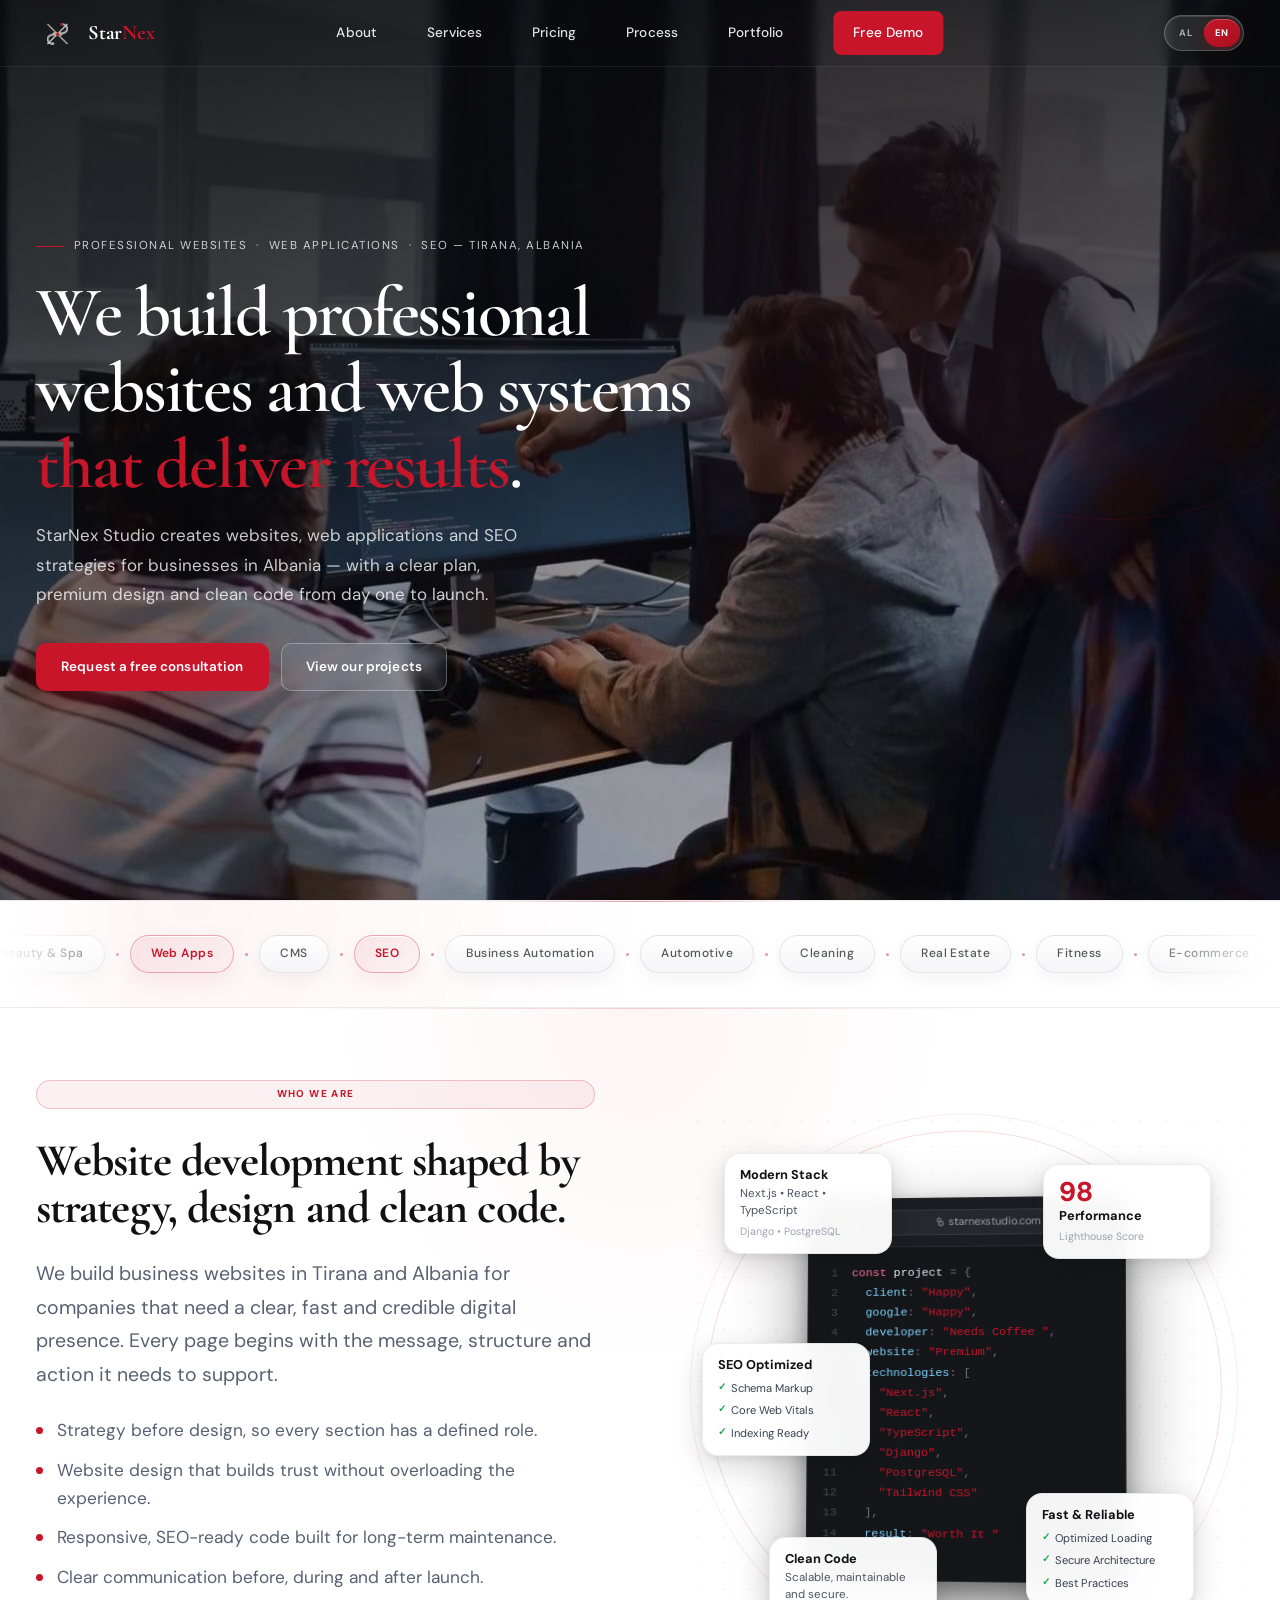
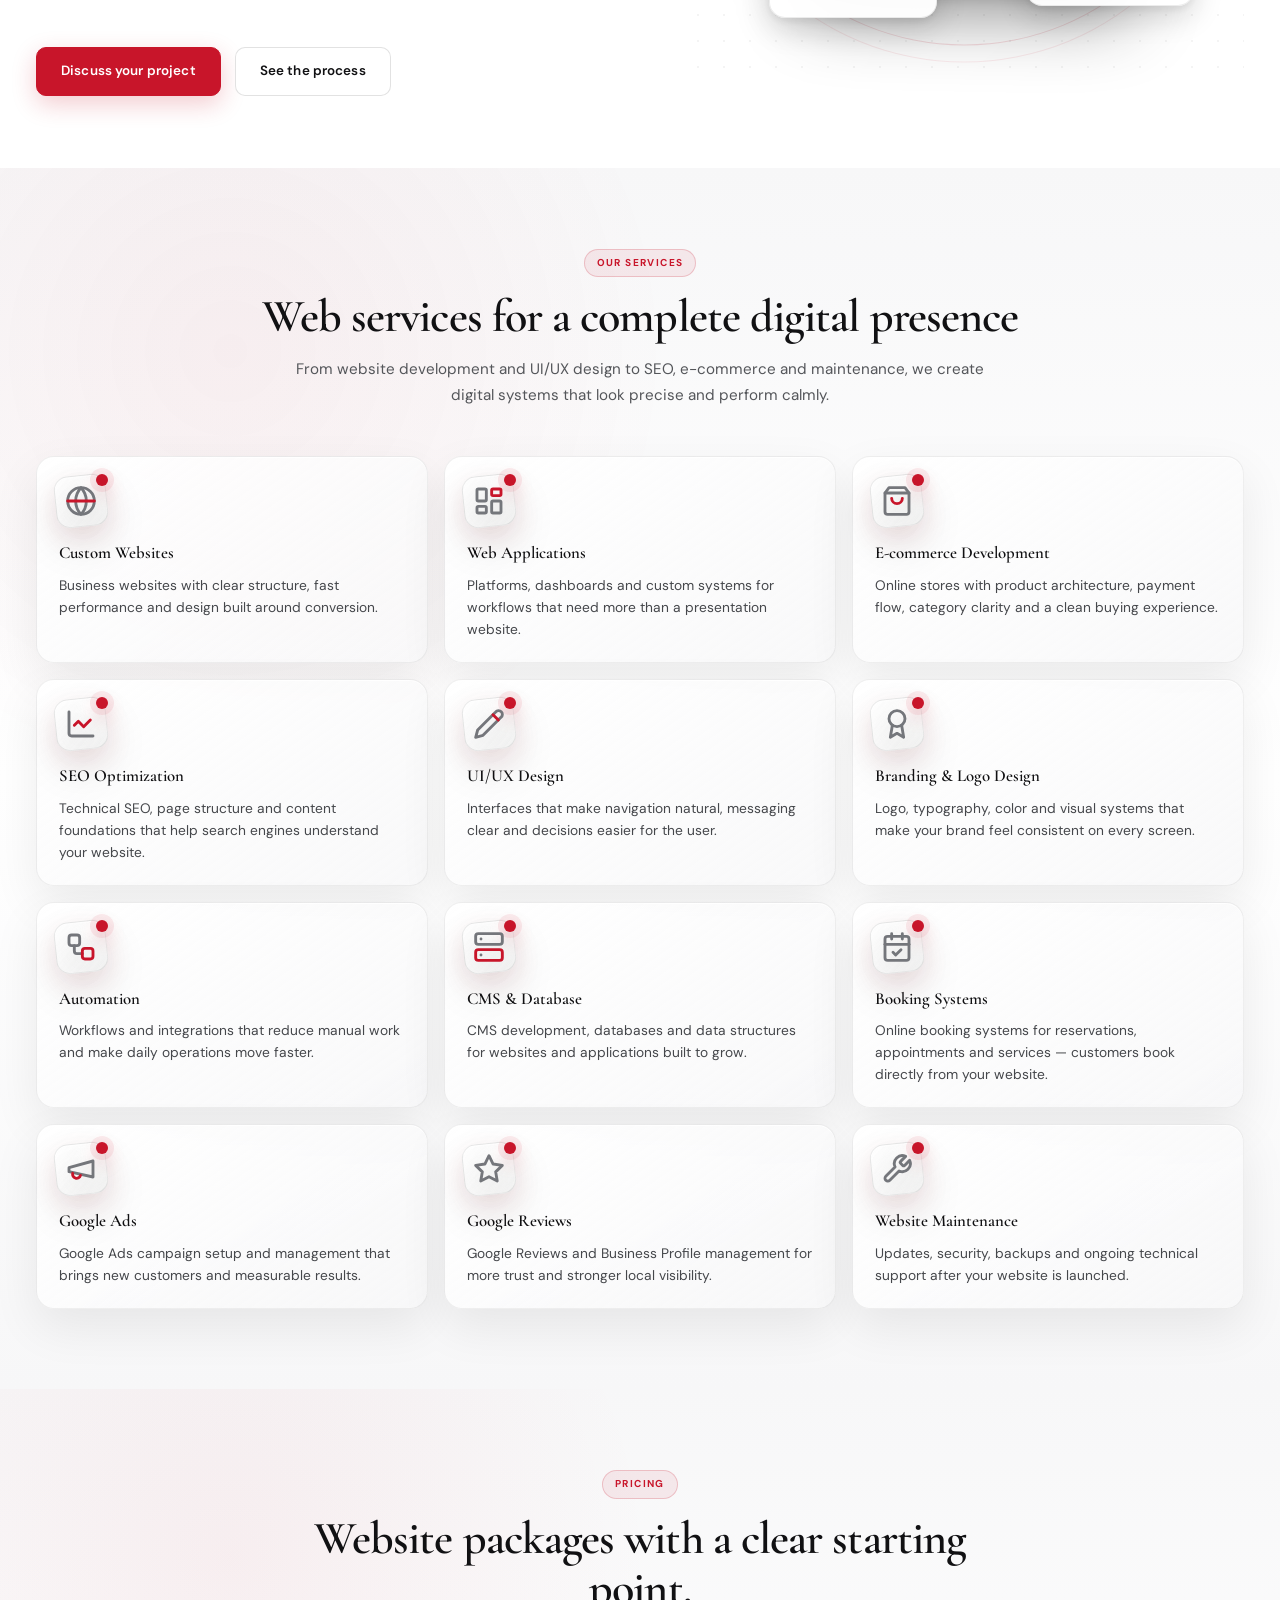
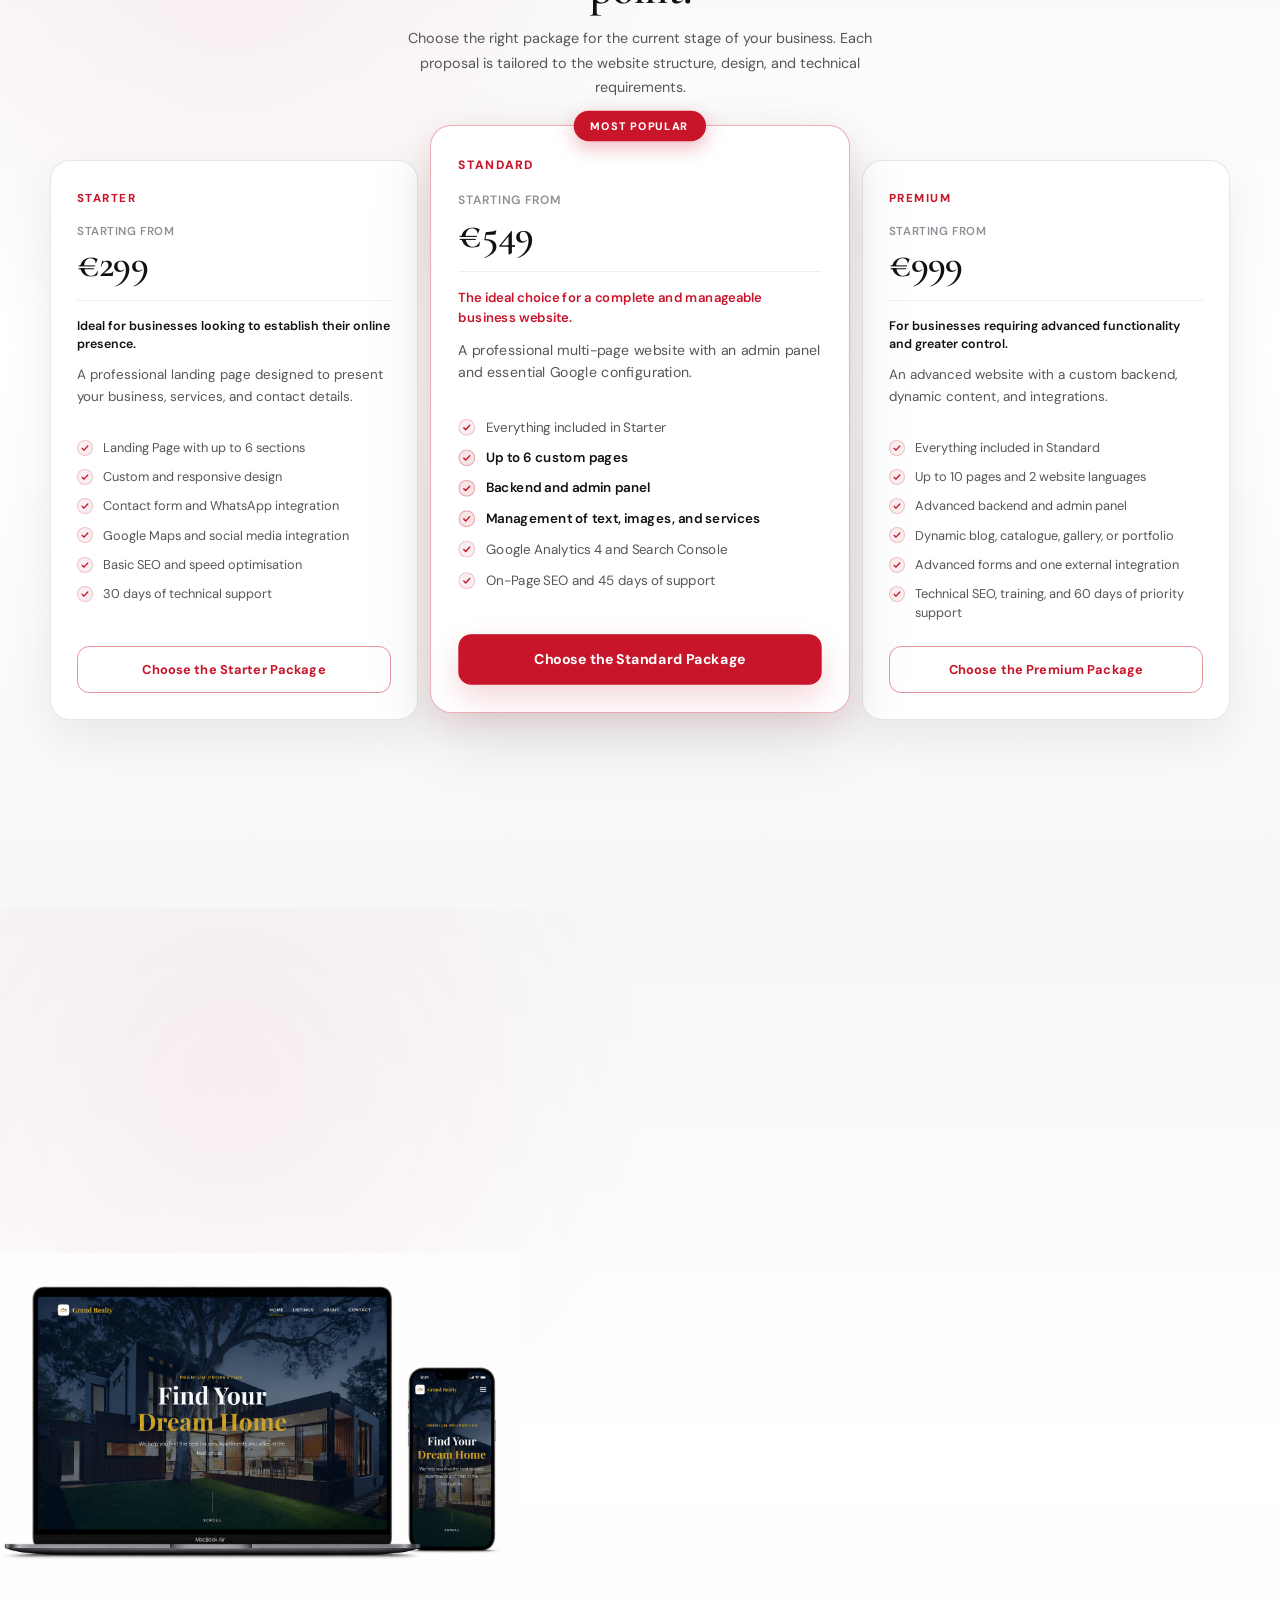
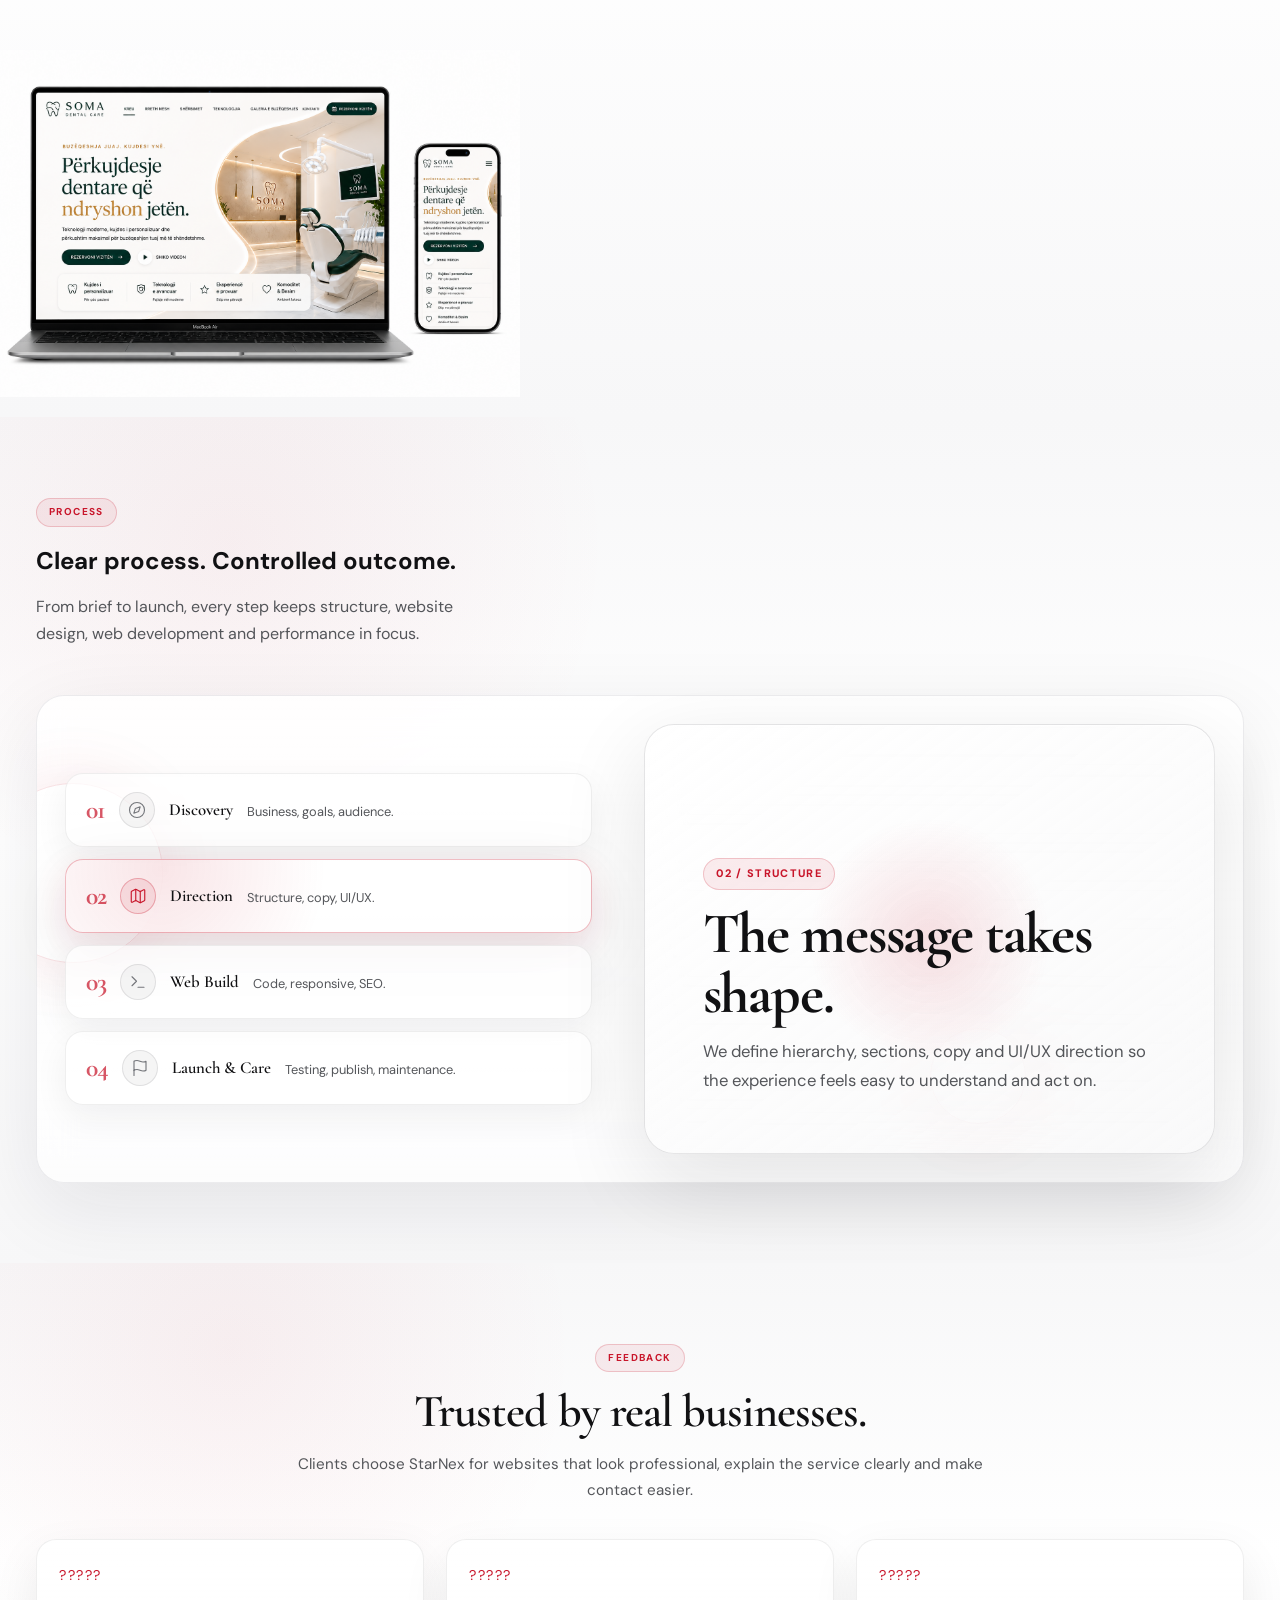
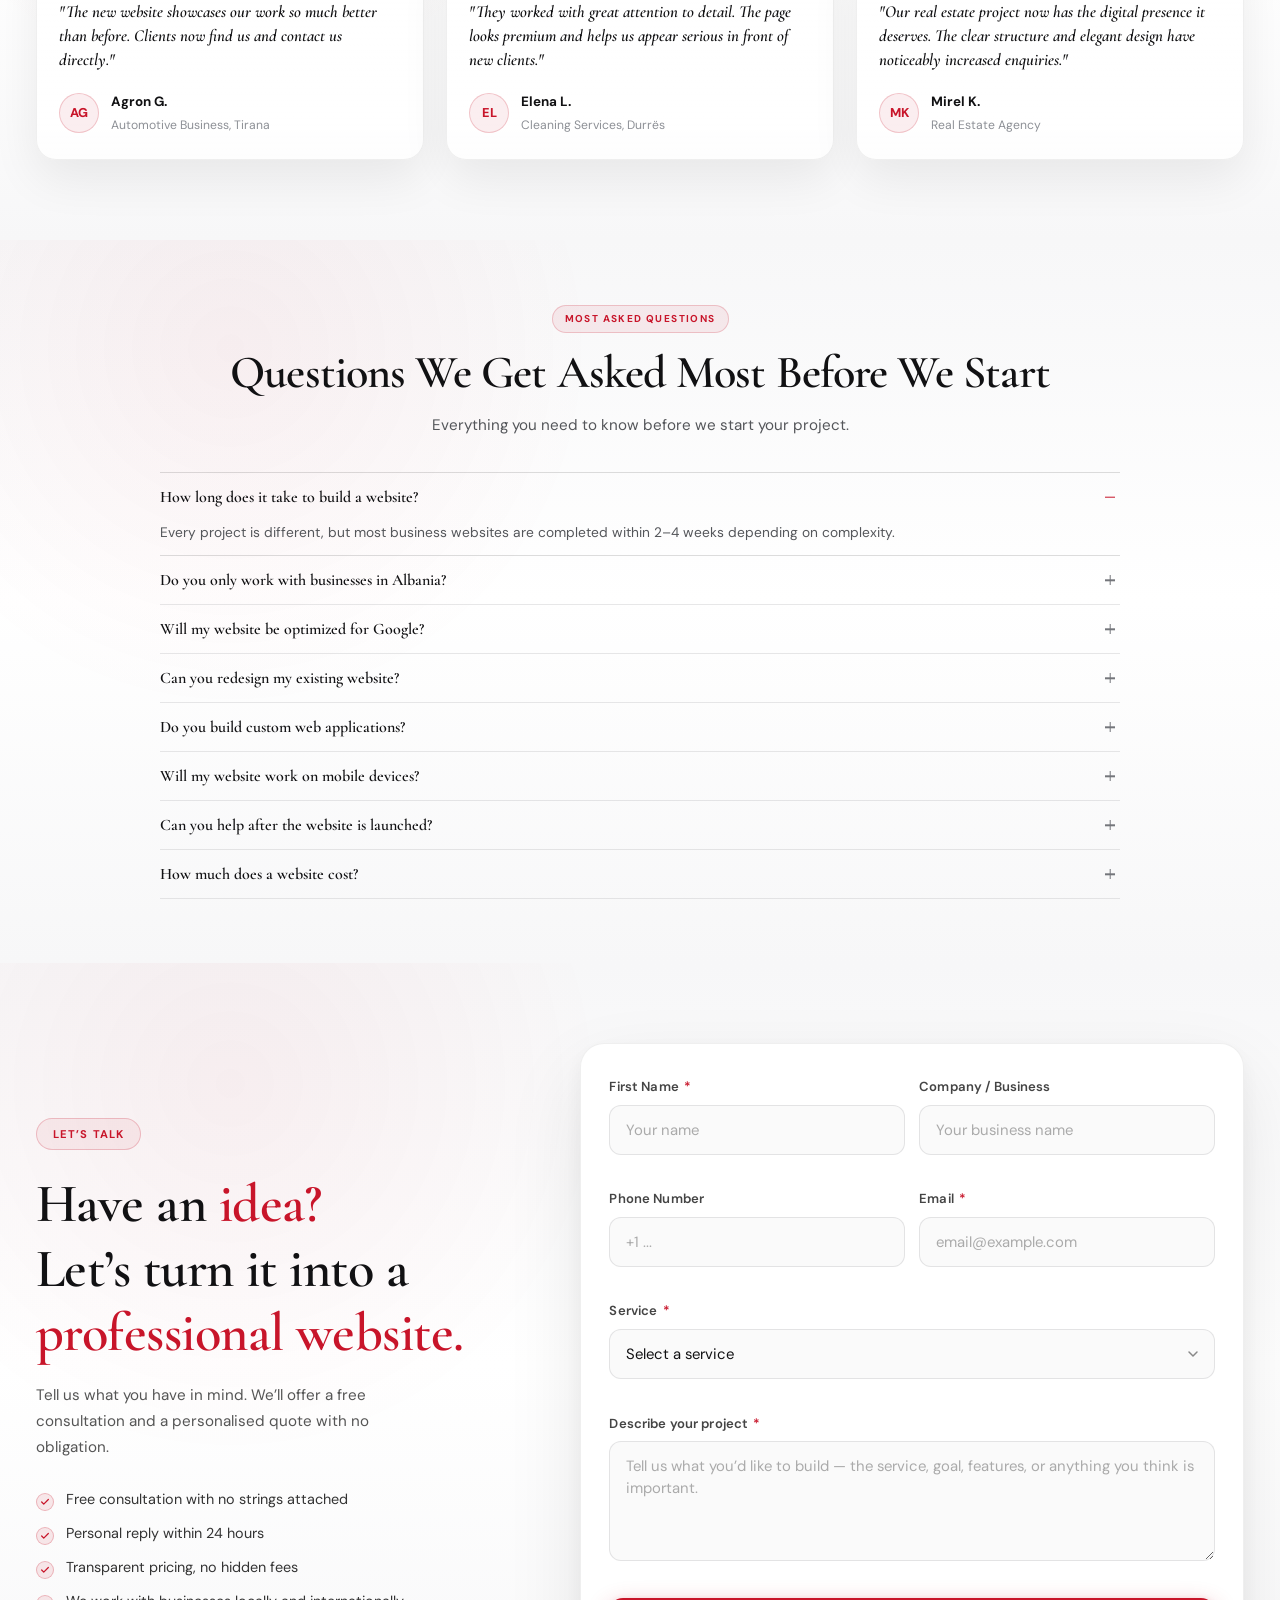
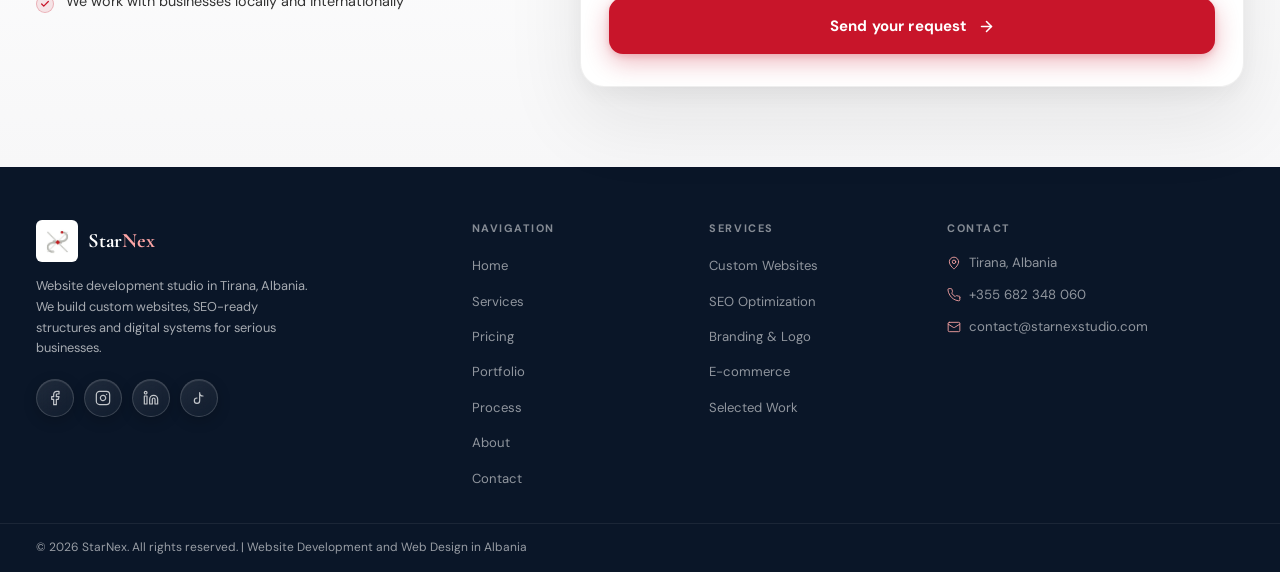
<file: en/index.html>
﻿<!DOCTYPE html>
<html lang="en">
<head>
  <meta charset="UTF-8" />
  <meta name="viewport" content="width=device-width, initial-scale=1.0" />

  <title>StarNex Studio | Websites, SEO, Booking Systems and Google Ads</title>

  <meta
    name="description"
    content="StarNex Studio provides website development, CMS solutions, booking systems, Google Ads management, Google Reviews management and SEO optimization for businesses in Tirana and Albania."
  />
  <meta
    name="keywords"
    content="web development Albania, web design Albania, SEO agency Albania, website development Tirana, digital agency Albania, e-commerce Albania, CMS Albania, booking system development, Google Ads management Albania, Google Reviews management, business automation Albania"
  />
  <meta name="robots" content="index, follow" />
  <meta name="author" content="StarNex Studio" />

  <link rel="canonical" href="https://starnexstudio.com/en/" />
  <link rel="alternate" hreflang="sq" href="https://starnexstudio.com/" />
  <link rel="alternate" hreflang="en" href="https://starnexstudio.com/en/" />
  <link rel="alternate" hreflang="x-default" href="https://starnexstudio.com/" />


  <link rel="icon" href="/images/nobg_favicon.png" type="image/png" />
  <link rel="icon" href="/images/favicon-32x32.png" type="image/png" sizes="32x32" />
  <link rel="icon" href="/images/favicon-16x16.png" type="image/png" sizes="16x16" />
  <link rel="apple-touch-icon" href="/images/apple-touch-icon.png" sizes="180x180" />
  <link rel="manifest" href="/site.webmanifest" />
  <meta name="theme-color" content="#C8152A" />

  <!-- Open Graph -->
  <meta property="og:type" content="website" />
  <meta property="og:url" content="https://starnexstudio.com/en/" />
  <meta property="og:title" content="StarNex Studio | Websites, SEO, Booking Systems and Google Ads" />
  <meta
    property="og:description"
    content="Custom websites, CMS solutions, booking systems, Google Ads, Google Reviews management and SEO optimization for businesses in Tirana, Albania and beyond."
  />
  <meta property="og:image" content="https://starnexstudio.com/images/og-image.jpg" />
  <meta property="og:image:width" content="1200" />
  <meta property="og:image:height" content="630" />
  <meta property="og:image:type" content="image/jpeg" />
  <meta property="og:locale" content="en_US" />
  <meta property="og:locale:alternate" content="sq_AL" />
  <meta property="og:site_name" content="StarNex Studio" />

  <!-- Twitter Card -->
  <meta name="twitter:card" content="summary_large_image" />
  <meta name="twitter:site" content="@starnex_al" />
  <meta name="twitter:title" content="StarNex Studio | Websites, SEO, Booking Systems and Google Ads" />
  <meta
    name="twitter:description"
    content="Website development, CMS, booking systems, Google Ads, Google Reviews and SEO for businesses in Tirana, Albania."
  />
  <meta name="twitter:image" content="https://starnexstudio.com/images/og-image.jpg" />

  <!-- Geo Meta -->
  <meta name="geo.region" content="AL-11" />
  <meta name="geo.placename" content="Tirana, Albania" />
  <meta name="geo.position" content="41.3275;19.8187" />
  <meta name="ICBM" content="41.3275, 19.8187" />

  <!-- Preload the hero poster: it's the LCP element, so it should win the race against fonts/CSS -->
  <link rel="preload" as="image" href="../images/bg-hero-poster.jpg" fetchpriority="high" />

  <!-- Stylesheets -->
  <link rel="stylesheet" href="../css/style.min.css?v=20260718b" />

  <!-- Fonts -->
  <link rel="preconnect" href="https://fonts.googleapis.com" />
  <link rel="preconnect" href="https://fonts.gstatic.com" crossorigin />
  <link
    href="https://fonts.googleapis.com/css2?family=Cormorant+Garamond:wght@400;500;600;700&family=DM+Sans:wght@300;400;500;600&display=swap"
    rel="stylesheet"
  />

  <!-- Schema -->
  <script type="application/ld+json">
  {
    "@context": "https://schema.org",
    "@graph": [
      {
        "@type": "WebSite",
        "@id": "https://starnexstudio.com/#website",
        "url": "https://starnexstudio.com/",
        "name": "StarNex Studio",
        "alternateName": "StarNex",
        "publisher": {
          "@id": "https://starnexstudio.com/#organization"
        },
        "inLanguage": "en-US"
      },
      {
        "@type": "Organization",
        "@id": "https://starnexstudio.com/#organization",
        "name": "StarNex Studio",
        "alternateName": "StarNex",
        "url": "https://starnexstudio.com/",
        "logo": "https://starnexstudio.com/images/nobg_favicon.png",
        "email": "contact@starnexstudio.com",
        "sameAs": [
          "https://www.instagram.com/starnex_studio",
          "https://www.tiktok.com/@starnex_studio"
        ]
      },
      {
        "@type": "ProfessionalService",
        "@id": "https://starnexstudio.com/#business",
        "name": "StarNex Studio",
        "alternateName": "StarNex",
        "image": "https://starnexstudio.com/images/nobg_favicon.png",
        "url": "https://starnexstudio.com/",
        "telephone": "+355 682 348 060",
        "email": "contact@starnexstudio.com",
        "address": {
          "@type": "PostalAddress",
          "addressLocality": "Tirana",
          "addressCountry": "AL"
        },
        "geo": {
          "@type": "GeoCoordinates",
          "latitude": 41.3275,
          "longitude": 19.8187
        },
        "openingHoursSpecification": {
          "@type": "OpeningHoursSpecification",
          "dayOfWeek": [
            "Monday",
            "Tuesday",
            "Wednesday",
            "Thursday",
            "Friday"
          ],
          "opens": "09:00",
          "closes": "18:00"
        },
        "description": "StarNex Studio is a web development and SEO agency based in Tirana, Albania. We offer website development, CMS solutions, booking systems, Google Ads and Google Reviews management.",
        "priceRange": "$$",
        "hasOfferCatalog": {
          "@type": "OfferCatalog",
          "name": "StarNex Studio Services",
          "itemListElement": [
            {
              "@type": "Offer",
              "itemOffered": {
                "@type": "Service",
                "name": "Website Development",
                "description": "Professional business websites with responsive design and SEO."
              }
            },
            {
              "@type": "Offer",
              "itemOffered": {
                "@type": "Service",
                "name": "CMS (Content Management System)",
                "description": "CMS solutions that let you update your website content yourself."
              }
            },
            {
              "@type": "Offer",
              "itemOffered": {
                "@type": "Service",
                "name": "Booking Systems",
                "description": "Online booking systems for reservations, appointments and services."
              }
            },
            {
              "@type": "Offer",
              "itemOffered": {
                "@type": "Service",
                "name": "Google Ads",
                "description": "Google Ads campaign setup and management to attract more customers."
              }
            },
            {
              "@type": "Offer",
              "itemOffered": {
                "@type": "Service",
                "name": "Google Reviews Management",
                "description": "Improving your business presence and reputation on Google Reviews."
              }
            },
            {
              "@type": "Offer",
              "itemOffered": {
                "@type": "Service",
                "name": "SEO Optimization",
                "description": "SEO optimization for better rankings on Google."
              }
            }
          ]
        }
      }
    ]
  }
  </script>
  <script type="application/ld+json">
  {
    "@context": "https://schema.org",
    "@type": "FAQPage",
    "mainEntity": [
      {
        "@type": "Question",
        "name": "How long does it take to build a website?",
        "acceptedAnswer": {
          "@type": "Answer",
          "text": "Every project is different, but most business websites are completed within 2–4 weeks depending on complexity."
        }
      },
      {
        "@type": "Question",
        "name": "Do you only work with businesses in Albania?",
        "acceptedAnswer": {
          "@type": "Answer",
          "text": "No. While we are based in Albania, we work with businesses across Europe and internationally."
        }
      },
      {
        "@type": "Question",
        "name": "Will my website be optimized for Google?",
        "acceptedAnswer": {
          "@type": "Answer",
          "text": "Yes. Every website is built with SEO best practices, fast performance, responsive design, and a clean structure to help improve search visibility."
        }
      },
      {
        "@type": "Question",
        "name": "Can you redesign my existing website?",
        "acceptedAnswer": {
          "@type": "Answer",
          "text": "Absolutely. We can redesign outdated websites while improving user experience, speed, SEO and overall performance."
        }
      },
      {
        "@type": "Question",
        "name": "Do you build custom web applications?",
        "acceptedAnswer": {
          "@type": "Answer",
          "text": "Yes. We develop custom web applications, dashboards, internal systems, CRM platforms, booking systems and other business tools tailored to your needs."
        }
      },
      {
        "@type": "Question",
        "name": "Will my website work on mobile devices?",
        "acceptedAnswer": {
          "@type": "Answer",
          "text": "Yes. Every website is fully responsive and optimized for desktop, tablet and mobile devices."
        }
      },
      {
        "@type": "Question",
        "name": "Can you help after the website is launched?",
        "acceptedAnswer": {
          "@type": "Answer",
          "text": "Yes. We provide ongoing support, maintenance, updates and technical assistance after launch."
        }
      },
      {
        "@type": "Question",
        "name": "How much does a website cost?",
        "acceptedAnswer": {
          "@type": "Answer",
          "text": "The price depends on the project's requirements, features and complexity. Contact us for a free consultation and a custom quote."
        }
      }
    ]
  }
  </script>

  <!-- Google tag (gtag.js) -->
  <script async src="https://www.googletagmanager.com/gtag/js?id=G-1RVYRLNBYY"></script>
  <script>
  window.dataLayer = window.dataLayer || [];
  function gtag(){dataLayer.push(arguments);}
  gtag('js', new Date());

  gtag('config', 'G-1RVYRLNBYY');
</script>
</head>

<body>

  <a href="#main-content" class="skip-link">Skip to main content</a>

  <header class="navbar" id="navbar" role="banner">
    <div class="container nav-inner">
      <a href="../en/" class="logo" aria-label="StarNex Home">
        <img src="../images/nobg_favicon.png" alt="Logo StarNex Studio" width="44" height="44" loading="eager" decoding="async" />
        <span class="logo-text">Star<span class="logo-accent">Nex</span></span>
      </a>

      <nav class="nav-links" aria-label="Main navigation">
        <a href="#about">About</a><a href="#services">Services</a><a href="#pricing">Pricing</a><a href="#process">Process</a><a href="#portfolio">Portfolio</a>
        <a href="#contact" class="btn btn-nav">Free Demo</a>
      </nav>

      <div class="language-toggle" id="languageToggle" data-current-language="en" aria-label="Select language">
        <div class="language-toggle-track">
          <div class="language-toggle-thumb"></div>
          <button type="button" class="language-option" data-language="al" data-url="/" aria-pressed="false">AL</button>
          <button type="button" class="language-option active" data-language="en" data-url="/en/" aria-pressed="true">EN</button>
        </div>
      </div>

      <button class="hamburger" id="hamburger" aria-label="Open menu" aria-expanded="false">
        <span></span><span></span><span></span>
      </button>
    </div>

    <div class="mobile-menu" id="mobileMenu" aria-hidden="true">
      <a href="#about" class="mobile-link">About</a><a href="#services" class="mobile-link">Services</a><a href="#pricing" class="mobile-link">Pricing</a><a href="#process" class="mobile-link">Process</a><a href="#portfolio" class="mobile-link">Portfolio</a>
      <a href="#contact" class="mobile-link">Free Demo</a>
    </div>
  </header>

  <main id="main-content">

    <!-- HERO VIDEO SECTION -->
    <section class="hvs" id="home" aria-label="StarNex Studio — Web Development & Software Agency in Tirana, Albania">
      <video class="hvs-vid" muted loop playsinline preload="metadata" poster="../images/bg-hero-poster.jpg" aria-hidden="true" data-src="../images/bg-video-office2.mp4"></video>
      <div class="hvs-overlay"></div>
      <div class="hvs-shape hvs-s1"></div>
      <div class="hvs-shape hvs-s2"></div>
      <div class="hvs-shape hvs-s3"></div>
      <div class="container">
        <div class="hvs-inner reveal">
          <p class="hvs-tag">Professional Websites &nbsp;·&nbsp; Web Applications &nbsp;·&nbsp; SEO — Tirana, Albania</p>
          <h1>We build professional websites and web systems <span class="sn-red">that deliver results</span>.</h1>
          <p class="hvs-sub">StarNex Studio creates websites, web applications and SEO strategies for businesses in Albania — with a clear plan, premium design and clean code from day one to launch.</p>
          <div class="hvs-actions">
            <a href="#contact" class="btn btn-primary">Request a free consultation</a>
            <a href="#portfolio" class="btn btn-ghost light-btn">View our projects</a>
          </div>
        </div>
      </div>
    </section>

    <!-- INDUSTRY TRUST RIBBON — text only -->
    <div class="tr-ribbon reveal" aria-label="Industries we serve">
      <div class="tr-track">
        <!-- --- Set 1 --- -->
        <span class="tr-pill">Automotive</span><span class="tr-dot" aria-hidden="true"></span>
        <span class="tr-pill">Cleaning</span><span class="tr-dot" aria-hidden="true"></span>
        <span class="tr-pill">Real Estate</span><span class="tr-dot" aria-hidden="true"></span>
        <span class="tr-pill">Fitness</span><span class="tr-dot" aria-hidden="true"></span>
        <span class="tr-pill">E-commerce</span><span class="tr-dot" aria-hidden="true"></span>
        <span class="tr-pill">Hotels</span><span class="tr-dot" aria-hidden="true"></span>
        <span class="tr-pill">Healthcare</span><span class="tr-dot" aria-hidden="true"></span>
        <span class="tr-pill">Education</span><span class="tr-dot" aria-hidden="true"></span>
        <span class="tr-pill">Restaurant</span><span class="tr-dot" aria-hidden="true"></span>
        <span class="tr-pill">Law Firm</span><span class="tr-dot" aria-hidden="true"></span>
        <span class="tr-pill">Construction</span><span class="tr-dot" aria-hidden="true"></span>
        <span class="tr-pill">Photography</span><span class="tr-dot" aria-hidden="true"></span>
        <span class="tr-pill">Consulting</span><span class="tr-dot" aria-hidden="true"></span>
        <span class="tr-pill">Logistics</span><span class="tr-dot" aria-hidden="true"></span>
        <span class="tr-pill tr-accent">Tech Startup</span><span class="tr-dot" aria-hidden="true"></span>
        <span class="tr-pill">Beauty &amp; Spa</span><span class="tr-dot" aria-hidden="true"></span>
        <span class="tr-pill tr-accent">Web Apps</span><span class="tr-dot" aria-hidden="true"></span>
        <span class="tr-pill">CMS</span><span class="tr-dot" aria-hidden="true"></span>
        <span class="tr-pill tr-accent">SEO</span><span class="tr-dot" aria-hidden="true"></span>
        <span class="tr-pill">Business Automation</span><span class="tr-dot" aria-hidden="true"></span>
        <!-- --- Set 2 (seamless loop) --- -->
        <span class="tr-pill" aria-hidden="true">Automotive</span><span class="tr-dot" aria-hidden="true"></span>
        <span class="tr-pill" aria-hidden="true">Cleaning</span><span class="tr-dot" aria-hidden="true"></span>
        <span class="tr-pill" aria-hidden="true">Real Estate</span><span class="tr-dot" aria-hidden="true"></span>
        <span class="tr-pill" aria-hidden="true">Fitness</span><span class="tr-dot" aria-hidden="true"></span>
        <span class="tr-pill" aria-hidden="true">E-commerce</span><span class="tr-dot" aria-hidden="true"></span>
        <span class="tr-pill" aria-hidden="true">Hotels</span><span class="tr-dot" aria-hidden="true"></span>
        <span class="tr-pill" aria-hidden="true">Healthcare</span><span class="tr-dot" aria-hidden="true"></span>
        <span class="tr-pill" aria-hidden="true">Education</span><span class="tr-dot" aria-hidden="true"></span>
        <span class="tr-pill" aria-hidden="true">Restaurant</span><span class="tr-dot" aria-hidden="true"></span>
        <span class="tr-pill" aria-hidden="true">Law Firm</span><span class="tr-dot" aria-hidden="true"></span>
        <span class="tr-pill" aria-hidden="true">Construction</span><span class="tr-dot" aria-hidden="true"></span>
        <span class="tr-pill" aria-hidden="true">Photography</span><span class="tr-dot" aria-hidden="true"></span>
        <span class="tr-pill" aria-hidden="true">Consulting</span><span class="tr-dot" aria-hidden="true"></span>
        <span class="tr-pill" aria-hidden="true">Logistics</span><span class="tr-dot" aria-hidden="true"></span>
        <span class="tr-pill tr-accent" aria-hidden="true">Tech Startup</span><span class="tr-dot" aria-hidden="true"></span>
        <span class="tr-pill" aria-hidden="true">Beauty &amp; Spa</span><span class="tr-dot" aria-hidden="true"></span>
        <span class="tr-pill tr-accent" aria-hidden="true">Web Apps</span><span class="tr-dot" aria-hidden="true"></span>
        <span class="tr-pill" aria-hidden="true">CMS</span><span class="tr-dot" aria-hidden="true"></span>
        <span class="tr-pill tr-accent" aria-hidden="true">SEO</span><span class="tr-dot" aria-hidden="true"></span>
        <span class="tr-pill" aria-hidden="true">Business Automation</span><span class="tr-dot" aria-hidden="true"></span>
      </div>
    </div>


    <!-- DARK SPLIT BAND -->
    <section class="dark-split-band" id="about" aria-label="Who we are - StarNex Studio">
      <div class="dark-split-inner">
        <div class="dark-split-content">
          <div class="section-badge">Who we are</div>
          <h2>Website development shaped by strategy, design and clean code.</h2>
          <p>We build business websites in Tirana and Albania for companies that need a clear, fast and credible digital presence. Every page begins with the message, structure and action it needs to support.</p>
          <ul class="alt-list">
            <li>Strategy before design, so every section has a defined role.</li>
            <li>Website design that builds trust without overloading the experience.</li>
            <li>Responsive, SEO-ready code built for long-term maintenance.</li>
            <li>Clear communication before, during and after launch.</li>
          </ul>
        </div>

        <div class="dark-split-image about-code-visual" id="aboutCodeVisual">
          <!-- Orbit + dot decoration (clipped layer, kept separate so floating cards aren't cut off) -->
          <div class="about-code-bg" aria-hidden="true">
            <div class="about-code-orbit about-code-orbit--a"></div>
            <div class="about-code-orbit about-code-orbit--b"></div>
            <div class="about-code-dots"></div>
          </div>

          <div class="about-code-stage">

            <!-- Code editor – center -->
            <div class="about-code-window acv-anim" id="aboutCodeWindow">
              <div class="acw-topbar">
                <div class="acw-dots">
                  <span class="dot-r"></span><span class="dot-y"></span><span class="dot-g"></span>
                </div>
                <div class="acw-addr">
                  <svg width="9" height="9" viewBox="0 0 24 24" fill="none" stroke="currentColor" stroke-width="2.5" stroke-linecap="round" stroke-linejoin="round" aria-hidden="true"><rect width="11" height="11" x="11" y="11" rx="2"/><path d="M7 11V7a5 5 0 0 1 9.9-1"/></svg>
                  starnexstudio.com
                </div>
              </div>
              <div class="acw-body">
  <pre class="acw-code"><code><span class="acw-line"><span class="acw-ln">1</span><span class="tok-kw">const</span> <span class="tok-var">project</span> <span class="tok-pl">=</span> <span class="tok-pl">{</span></span><span class="acw-line"><span class="acw-ln">2</span>  <span class="tok-prop">client</span><span class="tok-pl">:</span> <span class="tok-str">"Happy"</span><span class="tok-pl">,</span></span><span class="acw-line"><span class="acw-ln">3</span>  <span class="tok-prop">google</span><span class="tok-pl">:</span> <span class="tok-str">"Happy"</span><span class="tok-pl">,</span></span><span class="acw-line"><span class="acw-ln">4</span>  <span class="tok-prop">developer</span><span class="tok-pl">:</span> <span class="tok-str">"Needs Coffee "</span><span class="tok-pl">,</span></span><span class="acw-line"><span class="acw-ln">5</span>  <span class="tok-prop">website</span><span class="tok-pl">:</span> <span class="tok-str">"Premium"</span><span class="tok-pl">,</span></span><span class="acw-line"><span class="acw-ln">6</span>  <span class="tok-prop">technologies</span><span class="tok-pl">:</span> <span class="tok-pl">[</span></span><span class="acw-line"><span class="acw-ln">7</span>    <span class="tok-str">"Next.js"</span><span class="tok-pl">,</span></span><span class="acw-line"><span class="acw-ln">8</span>    <span class="tok-str">"React"</span><span class="tok-pl">,</span></span><span class="acw-line"><span class="acw-ln">9</span>    <span class="tok-str">"TypeScript"</span><span class="tok-pl">,</span></span><span class="acw-line"><span class="acw-ln">10</span>    <span class="tok-str">"Django"</span><span class="tok-pl">,</span></span><span class="acw-line"><span class="acw-ln">11</span>    <span class="tok-str">"PostgreSQL"</span><span class="tok-pl">,</span></span><span class="acw-line"><span class="acw-ln">12</span>    <span class="tok-str">"Tailwind CSS"</span></span><span class="acw-line"><span class="acw-ln">13</span>  <span class="tok-pl">],</span></span><span class="acw-line"><span class="acw-ln">14</span>  <span class="tok-prop">result</span><span class="tok-pl">:</span> <span class="tok-str">"Worth It "</span></span><span class="acw-line"><span class="acw-ln">15</span><span class="tok-pl">}</span></span></code></pre>
</div>
            </div>

            <!-- Modern Stack – top left -->
            <div class="about-code-card acv-card acv-card--stack acv-anim">
              <span class="acc-title">Modern Stack</span>
              <span class="acc-text">Next.js • React • TypeScript</span>
              <span class="acc-sub">Django • PostgreSQL</span>
            </div>

            <!-- SEO Optimized – middle left -->
            <div class="about-code-card acv-card acv-card--seo acv-anim">
              <span class="acc-title">SEO Optimized</span>
              <ul class="acc-list">
                <li>Schema Markup</li>
                <li>Core Web Vitals</li>
                <li>Indexing Ready</li>
              </ul>
            </div>

            <!-- Clean Code – bottom left -->
            <div class="about-code-card acv-card acv-card--clean acv-anim">
              <span class="acc-title">Clean Code</span>
              <span class="acc-text">Scalable, maintainable and secure.</span>
            </div>

            <!-- Performance – top right -->
            <div class="about-code-card acv-card acv-card--perf acv-anim">
              <span class="acc-num">98</span>
              <span class="acc-title">Performance</span>
              <span class="acc-sub">Lighthouse Score</span>
            </div>

            <!-- Fast & Reliable – bottom right -->
            <div class="about-code-card acv-card acv-card--fast acv-anim">
              <span class="acc-title">Fast &amp; Reliable</span>
              <ul class="acc-list">
                <li>Optimized Loading</li>
                <li>Secure Architecture</li>
                <li>Best Practices</li>
              </ul>
            </div>

          </div>
        </div>

        <div class="about-actions">
          <a href="#contact" class="btn btn-primary">Discuss your project</a>
          <a href="#process" class="btn btn-dark-ghost">See the process</a>
        </div>

      </div>
    </section>


    <!-- STATS BAND -->
    <!-- <section class="stats-band">
      <div class="container">
        <div class="stats-grid">
          <div class="stat-item reveal">
            <div class="stat-number"><span class="count-up" data-target="40" data-suffix="+">0+</span></div>
            <div class="stat-label">Web projects delivered</div>
          </div>
          <div class="stat-item reveal reveal-d1">
            <div class="stat-number"><span class="count-up" data-target="98" data-suffix="%">0%</span></div>
            <div class="stat-label">Client satisfaction</div>
          </div>
          <div class="stat-item reveal reveal-d2">
            <div class="stat-number"><span class="count-up" data-target="3.5" data-suffix="x">0x</span></div>
            <div class="stat-label">Average traffic growth</div>
          </div>
          <div class="stat-item reveal reveal-d3">
            <div class="stat-number"><span class="count-up" data-target="7" data-suffix=" days">0 days</span></div>
            <div class="stat-label">First concept delivery</div>
          </div>
        </div>
      </div>
    </section> -->

    <!-- SERVICES GRID -->
    <section class="svc-band" id="services">
      <div class="container">
        <div class="section-header center service-editorial-head reveal">
          <div class="section-badge">OUR SERVICES</div>
          <h2 class="section-heading">
            Web services for a complete
            <span>digital presence</span>
          </h2>
          <p class="section-sub">From website development and UI/UX design to SEO, e-commerce and maintenance, we create digital systems that look precise and perform calmly.</p>
        </div>
        <div class="svc-grid reveal" data-stagger="0.08">
          <a href="#services" class="svc-card">
            <div class="svc-icon svc-icon-web" aria-hidden="true"><svg viewBox="0 0 24 24" fill="none" stroke="currentColor" stroke-width="1.5" stroke-linecap="round" stroke-linejoin="round"><circle cx="12" cy="12" r="10"/><path d="M12 2a14.5 14.5 0 0 0 0 20 14.5 14.5 0 0 0 0-20"/><path d="M2 12h20"/></svg></div>
            <h3>Custom Websites</h3>
            <p>Business websites with clear structure, fast performance and design built around conversion.</p>
          </a>
          <a href="#services" class="svc-card">
            <div class="svc-icon svc-icon-app" aria-hidden="true"><svg viewBox="0 0 24 24" fill="none" stroke="currentColor" stroke-width="1.5" stroke-linecap="round" stroke-linejoin="round"><rect width="7" height="9" x="3" y="3" rx="1"/><rect width="7" height="5" x="14" y="3" rx="1"/><rect width="7" height="9" x="14" y="12" rx="1"/><rect width="7" height="5" x="3" y="16" rx="1"/></svg></div>
            <h3>Web Applications</h3>
            <p>Platforms, dashboards and custom systems for workflows that need more than a presentation website.</p>
          </a>
          <a href="#services" class="svc-card">
            <div class="svc-icon svc-icon-shop" aria-hidden="true"><svg viewBox="0 0 24 24" fill="none" stroke="currentColor" stroke-width="1.5" stroke-linecap="round" stroke-linejoin="round"><path d="M6 2 3 6v14a2 2 0 0 0 2 2h14a2 2 0 0 0 2-2V6l-3-4Z"/><line x1="3" x2="21" y1="6" y2="6"/><path d="M16 10a4 4 0 0 1-8 0"/></svg></div>
            <h3>E-commerce Development</h3>
            <p>Online stores with product architecture, payment flow, category clarity and a clean buying experience.</p>
          </a>
          <a href="#services" class="svc-card">
            <div class="svc-icon svc-icon-seo" aria-hidden="true"><svg viewBox="0 0 24 24" fill="none" stroke="currentColor" stroke-width="1.5" stroke-linecap="round" stroke-linejoin="round"><path d="M3 3v16a2 2 0 0 0 2 2h16"/><path d="m19 9-5 5-4-4-3 3"/></svg></div>
            <h3>SEO Optimization</h3>
            <p>Technical SEO, page structure and content foundations that help search engines understand your website.</p>
          </a>
          <a href="#services" class="svc-card">
            <div class="svc-icon svc-icon-ux" aria-hidden="true"><svg viewBox="0 0 24 24" fill="none" stroke="currentColor" stroke-width="1.5" stroke-linecap="round" stroke-linejoin="round"><path d="M17 3a2.85 2.83 0 1 1 4 4L7.5 20.5 2 22l1.5-5.5Z"/><path d="m15 5 4 4"/></svg></div>
            <h3>UI/UX Design</h3>
            <p>Interfaces that make navigation natural, messaging clear and decisions easier for the user.</p>
          </a>
          <a href="#services" class="svc-card">
            <div class="svc-icon svc-icon-brand" aria-hidden="true"><svg viewBox="0 0 24 24" fill="none" stroke="currentColor" stroke-width="1.5" stroke-linecap="round" stroke-linejoin="round"><circle cx="12" cy="8" r="6"/><path d="M15.477 12.89 17 22l-5-3-5 3 1.523-9.11"/></svg></div>
            <h3>Branding &amp; Logo Design</h3>
            <p>Logo, typography, color and visual systems that make your brand feel consistent on every screen.</p>
          </a>
          <a href="#services" class="svc-card">
            <div class="svc-icon svc-icon-auto" aria-hidden="true"><svg viewBox="0 0 24 24" fill="none" stroke="currentColor" stroke-width="1.5" stroke-linecap="round" stroke-linejoin="round"><rect width="8" height="8" x="3" y="3" rx="2"/><path d="M7 11v4a2 2 0 0 0 2 2h4"/><rect width="8" height="8" x="13" y="13" rx="2"/></svg></div>
            <h3>Automation</h3>
            <p>Workflows and integrations that reduce manual work and make daily operations move faster.</p>
          </a>
          <a href="#services" class="svc-card">
            <div class="svc-icon svc-icon-db" aria-hidden="true"><svg viewBox="0 0 24 24" fill="none" stroke="currentColor" stroke-width="1.5" stroke-linecap="round" stroke-linejoin="round"><rect width="20" height="8" x="2" y="2" rx="2"/><rect width="20" height="8" x="2" y="14" rx="2"/><line x1="6" x2="6.01" y1="6" y2="6"/><line x1="6" x2="6.01" y1="18" y2="18"/></svg></div>
            <h3>CMS &amp; Database</h3>
            <p>CMS development, databases and data structures for websites and applications built to grow.</p>
          </a>
          <a href="#services" class="svc-card">
            <div class="svc-icon svc-icon-booking" aria-hidden="true"><svg viewBox="0 0 24 24" fill="none" stroke="currentColor" stroke-width="1.5" stroke-linecap="round" stroke-linejoin="round"><rect width="18" height="18" x="3" y="4" rx="2"/><line x1="16" x2="16" y1="2" y2="6"/><line x1="8" x2="8" y1="2" y2="6"/><line x1="3" x2="21" y1="10" y2="10"/><path d="m9 16 2 2 4-4"/></svg></div>
            <h3>Booking Systems</h3>
            <p>Online booking systems for reservations, appointments and services — customers book directly from your website.</p>
          </a>
          <a href="#services" class="svc-card">
            <div class="svc-icon svc-icon-ads" aria-hidden="true"><svg viewBox="0 0 24 24" fill="none" stroke="currentColor" stroke-width="1.5" stroke-linecap="round" stroke-linejoin="round"><path d="m3 11 18-5v12L3 14v-3z"/><path d="M11.6 16.8a3 3 0 1 1-5.8-1.6"/></svg></div>
            <h3>Google Ads</h3>
            <p>Google Ads campaign setup and management that brings new customers and measurable results.</p>
          </a>
          <a href="#services" class="svc-card">
            <div class="svc-icon svc-icon-reviews" aria-hidden="true"><svg viewBox="0 0 24 24" fill="none" stroke="currentColor" stroke-width="1.5" stroke-linecap="round" stroke-linejoin="round"><polygon points="12 2 15.09 8.26 22 9.27 17 14.14 18.18 21.02 12 17.77 5.82 21.02 7 14.14 2 9.27 8.91 8.26 12 2"/></svg></div>
            <h3>Google Reviews</h3>
            <p>Google Reviews and Business Profile management for more trust and stronger local visibility.</p>
          </a>
          <a href="#services" class="svc-card">
            <div class="svc-icon svc-icon-care" aria-hidden="true"><svg viewBox="0 0 24 24" fill="none" stroke="currentColor" stroke-width="1.5" stroke-linecap="round" stroke-linejoin="round"><path d="M14.7 6.3a1 1 0 0 0 0 1.4l1.6 1.6a1 1 0 0 0 1.4 0l3.77-3.77a6 6 0 0 1-7.94 7.94l-6.91 6.91a2.12 2.12 0 0 1-3-3l6.91-6.91a6 6 0 0 1 7.94-7.94l-3.76 3.76z"/></svg></div>
            <h3>Website Maintenance</h3>
            <p>Updates, security, backups and ongoing technical support after your website is launched.</p>
          </a>
        </div>
      </div>
    </section>

    <!-- PRICING -->
    <section class="pricing-preview" id="pricing" data-pricing-section aria-label="StarNex pricing">
      <div class="container">
        <div class="pricing-head reveal">
          <div class="section-badge">Pricing</div>
          <h2 class="section-heading">Website packages with a clear starting point.</h2>
          <p>Choose the right package for the current stage of your business. Each proposal is tailored to the website structure, design, and technical requirements.</p>
        </div>

        <div class="pricing-composition reveal" data-stagger="0.08">

          <!-- STARTER -->
          <article class="pricing-tier" data-pricing-card>
            <div class="pricing-tier-top">
              <span class="pricing-kicker">Starter</span>
              <span class="pricing-from">Starting from</span>
              <strong class="pricing-price">€299</strong>
            </div>

            <div class="pricing-trust-msg">
              Ideal for businesses looking to establish their online presence.
            </div>

            <p>
              A professional landing page designed to present your business, services, and contact details.
            </p>

            <ul>
              <li>Landing Page with up to 6 sections</li>
              <li>Custom and responsive design</li>
              <li>Contact form and WhatsApp integration</li>
              <li>Google Maps and social media integration</li>
              <li>Basic SEO and speed optimisation</li>
              <li>30 days of technical support</li>
            </ul>

            <a class="pricing-cta" href="#contact">
              Choose the Starter Package
            </a>
          </article>

          <!-- STANDARD -->
          <article class="pricing-tier featured" data-pricing-card>
            <div class="pricing-badge">Most Popular</div>

            <div class="pricing-tier-top">
              <span class="pricing-kicker">Standard</span>
              <span class="pricing-from">Starting from</span>
              <strong class="pricing-price">€549</strong>
            </div>

            <div class="pricing-trust-msg">
              The ideal choice for a complete and manageable business website.
            </div>

            <p>
              A professional multi-page website with an admin panel and essential Google configuration.
            </p>

            <ul>
              <li>Everything included in Starter</li>
              <li class="hi">Up to 6 custom pages</li>
              <li class="hi">Backend and admin panel</li>
              <li class="hi">Management of text, images, and services</li>
              <li>Google Analytics 4 and Search Console</li>
              <li>On-Page SEO and 45 days of support</li>
            </ul>

            <a class="pricing-cta" href="#contact">
              Choose the Standard Package
            </a>
          </article>

          <!-- PREMIUM -->
          <article class="pricing-tier" data-pricing-card>
            <div class="pricing-tier-top">
              <span class="pricing-kicker">Premium</span>
              <span class="pricing-from">Starting from</span>
              <strong class="pricing-price">€999</strong>
            </div>

            <div class="pricing-trust-msg">
              For businesses requiring advanced functionality and greater control.
            </div>

            <p>
              An advanced website with a custom backend, dynamic content, and integrations.
            </p>

            <ul>
              <li>Everything included in Standard</li>
              <li>Up to 10 pages and 2 website languages</li>
              <li>Advanced backend and admin panel</li>
              <li>Dynamic blog, catalogue, gallery, or portfolio</li>
              <li>Advanced forms and one external integration</li>
              <li>Technical SEO, training, and 60 days of priority support</li>
            </ul>

            <a class="pricing-cta" href="#contact">
              Choose the Premium Package
            </a>
          </article>

        </div>

        <div class="pricing-note reveal" role="note">
          <svg viewBox="0 0 24 24" fill="none" stroke="currentColor" stroke-width="2" stroke-linecap="round" stroke-linejoin="round" aria-hidden="true"><circle cx="12" cy="12" r="10"/><line x1="12" y1="8" x2="12" y2="8.01"/><line x1="12" y1="12" x2="12" y2="16"/></svg>
          <p>
            <strong>Prices are indicative</strong> and depend on project complexity.
            Domain, hosting, maintenance, third-party services, booking systems, online payments,
            CRM, API integrations and custom automation may be billed separately.
          </p>
        </div>
      </div>
    </section>

    <!-- PROJECT STORIES -->
    <section class="projects-showcase" id="portfolio" aria-label="Our projects">

      <!-- Header -->
      <div class="container">
        <div class="ps-header reveal">
          <div class="section-badge">Our Projects</div>
          <h2 class="ps-heading">Real work that speaks for itself.</h2>
          <p class="ps-sub">Every project is built with care, strategy and a focus on measurable results.</p>
          <p class="ps-hint">
            <svg xmlns="http://www.w3.org/2000/svg" width="14" height="14" viewBox="0 0 24 24" fill="none" stroke="currentColor" stroke-width="2" stroke-linecap="round" stroke-linejoin="round" aria-hidden="true"><path d="M12 5v14M5 12l7 7 7-7"/></svg>
            Hover to pause the scroll
          </p>
        </div>
      </div>

      <!-- Conveyor -->
      <div class="projects-conveyor" id="projectsConveyor">

        <!-- Row 1 ? left -->
        <div class="conveyor-row">
          <div class="conveyor-track" data-direction="left">
            <a class="conveyor-item" href="#" aria-label="Grand Realty"><img src="../images/projects/grand-realty.png" alt="Grand Realty" loading="lazy" decoding="async" /></a>
            <a class="conveyor-item" href="#" aria-label="Leicht & Blitzsauber"><img src="../images/projects/lb.png" alt="Leicht & Blitzsauber" loading="lazy" decoding="async" /></a>
            <a class="conveyor-item" href="#" aria-label="Auto Xheviti"><img src="../images/projects/auto-xheviti.png" alt="Auto Xheviti" loading="lazy" decoding="async" /></a>
            <a class="conveyor-item" href="#" aria-label="Fusion Gym"><img src="../images/projects/fusion-gym.png" alt="Fusion Gym" loading="lazy" decoding="async" /></a>
            <a class="conveyor-item" href="#" aria-label="PetShop"><img src="../images/projects/petshop.png" alt="PetShop" loading="lazy" decoding="async" /></a>
            <a class="conveyor-item" href="#" aria-label="Aurelia Hotel"><img src="../images/projects/hotel.png" alt="Aurelia Hotel" loading="lazy" decoding="async" /></a>
            <a class="conveyor-item" href="#" aria-label="SOMA Dental Care"><img src="../images/projects/dental.png" alt="SOMA Dental Care" loading="lazy" decoding="async" /></a>
            <a class="conveyor-item" href="#" aria-label="Verde Ristorante"><img src="../images/projects/restaurant.png" alt="Verde Ristorante" loading="lazy" decoding="async" /></a>
            <!-- duplicate for seamless loop -->
            <a class="conveyor-item" href="#" aria-hidden="true" tabindex="-1"><img src="../images/projects/grand-realty.png" alt="" loading="lazy" decoding="async" /></a>
            <a class="conveyor-item" href="#" aria-hidden="true" tabindex="-1"><img src="../images/projects/lb.png" alt="" loading="lazy" decoding="async" /></a>
            <a class="conveyor-item" href="#" aria-hidden="true" tabindex="-1"><img src="../images/projects/auto-xheviti.png" alt="" loading="lazy" decoding="async" /></a>
            <a class="conveyor-item" href="#" aria-hidden="true" tabindex="-1"><img src="../images/projects/fusion-gym.png" alt="" loading="lazy" decoding="async" /></a>
            <a class="conveyor-item" href="#" aria-hidden="true" tabindex="-1"><img src="../images/projects/petshop.png" alt="" loading="lazy" decoding="async" /></a>
            <a class="conveyor-item" href="#" aria-hidden="true" tabindex="-1"><img src="../images/projects/hotel.png" alt="" loading="lazy" decoding="async" /></a>
            <a class="conveyor-item" href="#" aria-hidden="true" tabindex="-1"><img src="../images/projects/dental.png" alt="" loading="lazy" decoding="async" /></a>
            <a class="conveyor-item" href="#" aria-hidden="true" tabindex="-1"><img src="../images/projects/restaurant.png" alt="" loading="lazy" decoding="async" /></a>
          </div>
        </div>

        <!-- Row 2 ? right -->
        <div class="conveyor-row">
          <div class="conveyor-track" data-direction="right">
            <a class="conveyor-item" href="#" aria-label="SOMA Dental Care"><img src="../images/projects/dental.png" alt="SOMA Dental Care" loading="lazy" decoding="async" /></a>
            <a class="conveyor-item" href="#" aria-label="Verde Ristorante"><img src="../images/projects/restaurant.png" alt="Verde Ristorante" loading="lazy" decoding="async" /></a>
            <a class="conveyor-item" href="#" aria-label="Leicht & Blitzsauber"><img src="../images/projects/lb.png" alt="Leicht & Blitzsauber" loading="lazy" decoding="async" /></a>
            <a class="conveyor-item" href="#" aria-label="Aurelia Hotel"><img src="../images/projects/hotel.png" alt="Aurelia Hotel" loading="lazy" decoding="async" /></a>
            <a class="conveyor-item" href="#" aria-label="Grand Realty"><img src="../images/projects/grand-realty.png" alt="Grand Realty" loading="lazy" decoding="async" /></a>
            <a class="conveyor-item" href="#" aria-label="PetShop"><img src="../images/projects/petshop.png" alt="PetShop" loading="lazy" decoding="async" /></a>
            <a class="conveyor-item" href="#" aria-label="Fusion Gym"><img src="../images/projects/fusion-gym.png" alt="Fusion Gym" loading="lazy" decoding="async" /></a>
            <a class="conveyor-item" href="#" aria-label="Auto Xheviti"><img src="../images/projects/auto-xheviti.png" alt="Auto Xheviti" loading="lazy" decoding="async" /></a>
            <!-- duplicate for seamless loop -->
            <a class="conveyor-item" href="#" aria-hidden="true" tabindex="-1"><img src="../images/projects/dental.png" alt="" loading="lazy" decoding="async" /></a>
            <a class="conveyor-item" href="#" aria-hidden="true" tabindex="-1"><img src="../images/projects/restaurant.png" alt="" loading="lazy" decoding="async" /></a>
            <a class="conveyor-item" href="#" aria-hidden="true" tabindex="-1"><img src="../images/projects/lb.png" alt="" loading="lazy" decoding="async" /></a>
            <a class="conveyor-item" href="#" aria-hidden="true" tabindex="-1"><img src="../images/projects/hotel.png" alt="" loading="lazy" decoding="async" /></a>
            <a class="conveyor-item" href="#" aria-hidden="true" tabindex="-1"><img src="../images/projects/grand-realty.png" alt="" loading="lazy" decoding="async" /></a>
            <a class="conveyor-item" href="#" aria-hidden="true" tabindex="-1"><img src="../images/projects/petshop.png" alt="" loading="lazy" decoding="async" /></a>
            <a class="conveyor-item" href="#" aria-hidden="true" tabindex="-1"><img src="../images/projects/fusion-gym.png" alt="" loading="lazy" decoding="async" /></a>
            <a class="conveyor-item" href="#" aria-hidden="true" tabindex="-1"><img src="../images/projects/auto-xheviti.png" alt="" loading="lazy" decoding="async" /></a>
          </div>
        </div>

      </div><!-- /projects-conveyor -->

      <!-- CTA -->
      <!-- <div class="container">
        <div class="ps-cta reveal">
          <p class="ps-cta-eyebrow">Ready to be our next project?</p>
          <h3 class="ps-cta-heading">Let's build it together.</h3>
          <a href="#contact" class="btn btn-primary ps-cta-btn">Request a Free Demo</a>
        </div>
      </div> -->

    </section>

    <!-- CLIENT JOURNEY -->
    <section class="process-strip workflow-strip client-journey" id="process" data-workflow aria-label="StarNex client journey">
      <div class="container">
        <div class="workflow-head reveal">
          <div>
            <div class="section-badge">Process</div>
            <h2>Clear process. Controlled outcome.</h2>
          </div>
          <p>From brief to launch, every step keeps structure, website design, web development and performance in focus.</p>
        </div>
        <div class="workflow-shell reveal">
          <div class="journey-orbit" aria-hidden="true">
            <span></span>
            <span></span>
          </div>
          <div class="journey-stage">
            <div class="workflow-steps journey-steps">
              <button class="workflow-step journey-step active" type="button" data-workflow-step="0" aria-pressed="true">
                <span class="journey-num">01</span>
                <span class="workflow-icon"><svg viewBox="0 0 24 24" fill="none" stroke="currentColor" stroke-width="1.5" stroke-linecap="round" stroke-linejoin="round" width="18" height="18"><circle cx="12" cy="12" r="10"/><polygon points="16.24 7.76 14.12 14.12 7.76 16.24 9.88 9.88 16.24 7.76"/></svg></span>
                <strong>Discovery</strong>
                <em>Business, goals, audience.</em>
              </button>
              <button class="workflow-step journey-step" type="button" data-workflow-step="1" aria-pressed="false">
                <span class="journey-num">02</span>
                <span class="workflow-icon"><svg viewBox="0 0 24 24" fill="none" stroke="currentColor" stroke-width="1.5" stroke-linecap="round" stroke-linejoin="round" width="18" height="18"><path d="M14.106 5.553a2 2 0 0 0 1.788 0l3.659-1.83A1 1 0 0 1 21 4.619v12.764a1 1 0 0 1-.553.894l-4.553 2.277a2 2 0 0 1-1.788 0l-4.212-2.106a2 2 0 0 0-1.788 0l-3.659 1.83A1 1 0 0 1 3 19.381V6.618a1 1 0 0 1 .553-.894l4.553-2.277a2 2 0 0 1 1.788 0z"/><path d="M15 5.764v15M9 3.236v15"/></svg></span>
                <strong>Direction</strong>
                <em>Structure, copy, UI/UX.</em>
              </button>
              <button class="workflow-step journey-step" type="button" data-workflow-step="2" aria-pressed="false">
                <span class="journey-num">03</span>
                <span class="workflow-icon"><svg viewBox="0 0 24 24" fill="none" stroke="currentColor" stroke-width="1.5" stroke-linecap="round" stroke-linejoin="round" width="18" height="18"><polyline points="4 17 10 11 4 5"/><line x1="12" x2="20" y1="19" y2="19"/></svg></span>
                <strong>Web Build</strong>
                <em>Code, responsive, SEO.</em>
              </button>
              <button class="workflow-step journey-step" type="button" data-workflow-step="3" aria-pressed="false">
                <span class="journey-num">04</span>
                <span class="workflow-icon"><svg viewBox="0 0 24 24" fill="none" stroke="currentColor" stroke-width="1.5" stroke-linecap="round" stroke-linejoin="round" width="18" height="18"><path d="M4 15s1-1 4-1 5 2 8 2 4-1 4-1V3s-1 1-4 1-5-2-8-2-4 1-4 1z"/><line x1="4" x2="4" y1="22" y2="15"/></svg></span>
                <strong>Launch &amp; Care</strong>
                <em>Testing, publish, maintenance.</em>
              </button>
            </div>
            <div class="journey-detail" aria-live="polite">
              <article class="journey-note active" data-workflow-note="0">
                <span>01 / Discovery</span>
                <h3>Where should the website lead?</h3>
                <p>We study the business, audience and goals the website needs to support. That gives the project a clear direction before design begins.</p>
              </article>
              <article class="journey-note" data-workflow-note="1">
                <span>02 / Structure</span>
                <h3>The message takes shape.</h3>
                <p>We define hierarchy, sections, copy and UI/UX direction so the experience feels easy to understand and act on.</p>
              </article>
              <article class="journey-note" data-workflow-note="2">
                <span>03 / Development</span>
                <h3>Design becomes a system.</h3>
                <p>We build with responsive code, strong performance and SEO foundations, then refine the website through clear feedback.</p>
              </article>
              <article class="journey-note" data-workflow-note="3">
                <span>04 / Online</span>
                <h3>Launch without noise.</h3>
                <p>We test, publish and support the website after launch so it stays stable, fast and easy to maintain.</p>
              </article>
            </div>
          </div>
        </div>
      </div>
    </section>

    <!-- TESTIMONIALS -->
    <section class="testimonial-band">
      <div class="container">
        <div class="section-header center reveal">
          <div class="section-badge">Feedback</div>
          <h2 class="section-heading">Trusted by real businesses.</h2>
          <p class="section-sub">Clients choose StarNex for websites that look professional, explain the service clearly and make contact easier.</p>
        </div>
        <div class="testimonial-grid" data-stagger="0.10">
          <div class="testimonial-card">
            <div class="testimonial-stars">?????</div>
            <p class="testimonial-text">"The new website showcases our work so much better than before. Clients now find us and contact us directly."</p>
            <div class="testimonial-author">
              <div class="testimonial-avatar">AG</div>
              <div><div class="testimonial-name">Agron G.</div><div class="testimonial-role">Automotive Business, Tirana</div></div>
            </div>
          </div>
          <div class="testimonial-card">
            <div class="testimonial-stars">?????</div>
            <p class="testimonial-text">"They worked with great attention to detail. The page looks premium and helps us appear serious in front of new clients."</p>
            <div class="testimonial-author">
              <div class="testimonial-avatar">EL</div>
              <div><div class="testimonial-name">Elena L.</div><div class="testimonial-role">Cleaning Services, Durrës</div></div>
            </div>
          </div>
          <div class="testimonial-card">
            <div class="testimonial-stars">?????</div>
            <p class="testimonial-text">"Our real estate project now has the digital presence it deserves. The clear structure and elegant design have noticeably increased enquiries."</p>
            <div class="testimonial-author">
              <div class="testimonial-avatar">MK</div>
              <div><div class="testimonial-name">Mirel K.</div><div class="testimonial-role">Real Estate Agency</div></div>
            </div>
          </div>
        </div>
      </div>
    </section>

    <!-- FAQ -->
    <section class="faq-section" id="faq" aria-labelledby="faq-title">
      <div class="container">
        <div class="section-header center reveal">
          <div class="section-badge">Most Asked Questions</div>
          <h2 class="section-heading" id="faq-title">Questions We Get Asked Most Before We Start</h2>
          <p class="section-sub">Everything you need to know before we start your project.</p>
        </div>

        <div class="faq-list reveal" data-faq-accordion>
          <article class="faq-item active">
            <h3>
              <button class="faq-question" type="button" id="faq-q1" aria-expanded="true" aria-controls="faq-a1">
                <span>How long does it take to build a website?</span>
                <span class="faq-icon" aria-hidden="true"></span>
              </button>
            </h3>
            <div class="faq-answer" id="faq-a1" role="region" aria-labelledby="faq-q1">
              <div class="faq-answer-inner">
                <p>Every project is different, but most business websites are completed within 2–4 weeks depending on complexity.</p>
              </div>
            </div>
          </article>

          <article class="faq-item">
            <h3>
              <button class="faq-question" type="button" id="faq-q2" aria-expanded="false" aria-controls="faq-a2">
                <span>Do you only work with businesses in Albania?</span>
                <span class="faq-icon" aria-hidden="true"></span>
              </button>
            </h3>
            <div class="faq-answer" id="faq-a2" role="region" aria-labelledby="faq-q2" hidden>
              <div class="faq-answer-inner">
                <p>No. While we are based in Albania, we work with businesses across Europe and internationally.</p>
              </div>
            </div>
          </article>

          <article class="faq-item">
            <h3>
              <button class="faq-question" type="button" id="faq-q3" aria-expanded="false" aria-controls="faq-a3">
                <span>Will my website be optimized for Google?</span>
                <span class="faq-icon" aria-hidden="true"></span>
              </button>
            </h3>
            <div class="faq-answer" id="faq-a3" role="region" aria-labelledby="faq-q3" hidden>
              <div class="faq-answer-inner">
                <p>Yes. Every website is built with SEO best practices, fast performance, responsive design, and a clean structure to help improve search visibility.</p>
              </div>
            </div>
          </article>

          <article class="faq-item">
            <h3>
              <button class="faq-question" type="button" id="faq-q4" aria-expanded="false" aria-controls="faq-a4">
                <span>Can you redesign my existing website?</span>
                <span class="faq-icon" aria-hidden="true"></span>
              </button>
            </h3>
            <div class="faq-answer" id="faq-a4" role="region" aria-labelledby="faq-q4" hidden>
              <div class="faq-answer-inner">
                <p>Absolutely. We can redesign outdated websites while improving user experience, speed, SEO and overall performance.</p>
              </div>
            </div>
          </article>

          <article class="faq-item">
            <h3>
              <button class="faq-question" type="button" id="faq-q5" aria-expanded="false" aria-controls="faq-a5">
                <span>Do you build custom web applications?</span>
                <span class="faq-icon" aria-hidden="true"></span>
              </button>
            </h3>
            <div class="faq-answer" id="faq-a5" role="region" aria-labelledby="faq-q5" hidden>
              <div class="faq-answer-inner">
                <p>Yes. We develop custom web applications, dashboards, internal systems, CRM platforms, booking systems and other business tools tailored to your needs.</p>
              </div>
            </div>
          </article>

          <article class="faq-item">
            <h3>
              <button class="faq-question" type="button" id="faq-q6" aria-expanded="false" aria-controls="faq-a6">
                <span>Will my website work on mobile devices?</span>
                <span class="faq-icon" aria-hidden="true"></span>
              </button>
            </h3>
            <div class="faq-answer" id="faq-a6" role="region" aria-labelledby="faq-q6" hidden>
              <div class="faq-answer-inner">
                <p>Yes. Every website is fully responsive and optimized for desktop, tablet and mobile devices.</p>
              </div>
            </div>
          </article>

          <article class="faq-item">
            <h3>
              <button class="faq-question" type="button" id="faq-q7" aria-expanded="false" aria-controls="faq-a7">
                <span>Can you help after the website is launched?</span>
                <span class="faq-icon" aria-hidden="true"></span>
              </button>
            </h3>
            <div class="faq-answer" id="faq-a7" role="region" aria-labelledby="faq-q7" hidden>
              <div class="faq-answer-inner">
                <p>Yes. We provide ongoing support, maintenance, updates and technical assistance after launch.</p>
              </div>
            </div>
          </article>

          <article class="faq-item">
            <h3>
              <button class="faq-question" type="button" id="faq-q8" aria-expanded="false" aria-controls="faq-a8">
                <span>How much does a website cost?</span>
                <span class="faq-icon" aria-hidden="true"></span>
              </button>
            </h3>
            <div class="faq-answer" id="faq-a8" role="region" aria-labelledby="faq-q8" hidden>
              <div class="faq-answer-inner">
                <p>The price depends on the project's requirements, features and complexity. Contact us for a free consultation and a custom quote.</p>
              </div>
            </div>
          </article>
        </div>
      </div>
    </section>
    <!-- CONTACT -->
    <section class="contact-section" id="contact" aria-label="Contact Us">
      <div class="container">
        <div class="contact-inner">

          <!-- LEFT -->
          <div class="contact-left reveal">
            <div class="contact-badge-pill">Let’s Talk</div>
            <h2 class="contact-heading">
              Have an <em>idea?</em><br>
              Let’s turn it into a<br>
              <em>professional website.</em>
            </h2>
            <p class="contact-desc">Tell us what you have in mind. We’ll offer a free consultation and a personalised quote with no obligation.</p>
            <ul class="contact-trust-list">
              <li>Free consultation with no strings attached</li>
              <li>Personal reply within 24 hours</li>
              <li>Transparent pricing, no hidden fees</li>
              <li>We work with businesses locally and internationally</li>
            </ul>
          </div>

          <!-- RIGHT -->
          <div class="contact-right reveal">
            <div class="contact-card">
              <form class="cf-form" id="cf-form" action="https://wa.me/355682348060" method="GET" novalidate>

                <div class="cf-row">
                  <div class="cf-group">
                    <label class="cf-label" for="cf-fname">First Name <span class="cf-req">*</span></label>
                    <input class="cf-input" type="text" id="cf-fname" name="fname" placeholder="Your name" autocomplete="name" aria-describedby="cf-fname-error" required>
                    <span class="cf-error" id="cf-fname-error" aria-live="polite"></span>
                  </div>
                  <div class="cf-group">
                    <label class="cf-label" for="cf-company">Company / Business</label>
                    <input class="cf-input" type="text" id="cf-company" name="company" placeholder="Your business name" autocomplete="organization">
                  </div>
                </div>

                <div class="cf-row">
                  <div class="cf-group">
                    <label class="cf-label" for="cf-phone">Phone Number</label>
                    <input class="cf-input" type="tel" id="cf-phone" name="phone" placeholder="+1 ..." autocomplete="tel" aria-describedby="cf-phone-error">
                    <span class="cf-error" id="cf-phone-error" aria-live="polite"></span>
                  </div>
                  <div class="cf-group">
                    <label class="cf-label" for="cf-email">Email <span class="cf-req">*</span></label>
                    <input class="cf-input" type="email" id="cf-email" name="email" placeholder="email@example.com" autocomplete="email" aria-describedby="cf-email-error" required>
                    <span class="cf-error" id="cf-email-error" aria-live="polite"></span>
                  </div>
                </div>

                <div class="cf-group">
                  <label class="cf-label" for="cf-service">Service <span class="cf-req">*</span></label>
                  <div class="cf-select-wrap">
                    <select class="cf-select" id="cf-service" name="service" aria-describedby="cf-service-error" required>
                      <option value="">Select a service</option>
                      <option value="Website Development">Website Development</option>
                      <option value="SEO Optimization">SEO Optimization</option>
                      <option value="Branding and Logo Design">Branding &amp; Logo Design</option>
                      <option value="Web Applications">Web Applications</option>
                      <option value="E-commerce Development">E-commerce Development</option>
                    </select>
                    <svg class="cf-select-arrow" xmlns="http://www.w3.org/2000/svg" width="16" height="16" viewBox="0 0 24 24" fill="none" stroke="currentColor" stroke-width="2.2" stroke-linecap="round" stroke-linejoin="round" aria-hidden="true"><path d="m6 9 6 6 6-6"/></svg>
                  </div>
                  <span class="cf-error" id="cf-service-error" aria-live="polite"></span>
                </div>

                <div class="cf-group">
                  <label class="cf-label" for="cf-message">Describe your project <span class="cf-req">*</span></label>
                  <textarea class="cf-textarea" id="cf-message" name="message" placeholder="Tell us what you’d like to build — the service, goal, features, or anything you think is important." aria-describedby="cf-message-error" required></textarea>
                  <span class="cf-error" id="cf-message-error" aria-live="polite"></span>
                </div>

                <button class="cf-submit" type="submit">
                  <span>Send your request</span>
                  <svg xmlns="http://www.w3.org/2000/svg" width="17" height="17" viewBox="0 0 24 24" fill="none" stroke="currentColor" stroke-width="2.2" stroke-linecap="round" stroke-linejoin="round" aria-hidden="true"><path d="M5 12h14"/><path d="m12 5 7 7-7 7"/></svg>
                </button>

              </form>
              <div class="cf-success" id="cf-success" role="status" hidden>
                <p>Thank you! WhatsApp will open with your message ready, so you can review it and send it yourself.</p>
              </div>
            </div>
          </div>

        </div>
      </div>
    </section>

    <!-- CTA BAND -->
    <!-- <section class="cta-photo-band" id="final-cta" style="--cta-image:url('../images/bg-cta.jpg')">
      <div class="cta-photo-inner reveal">
        <div class="section-badge" style="background:rgba(200,21,42,.22);border-color:rgba(200,21,42,.4);color:#FCA5A5;">Premium Agency</div>
        <h2>Ready for a clearer website?</h2>
        <p>We build digital presence that makes your business feel credible, focused and easy to contact.</p>
        <div class="cta-photo-actions">
          <a href="#contact" class="btn btn-primary">Request consultation</a>
          <a href="#portfolio" class="btn btn-dark-ghost">View projects</a>
        </div>
      </div>
    </section> -->

  </main>

  <footer class="footer" role="contentinfo">
    <div class="container footer-inner">
      <div class="footer-brand">
        <a href="../en/" class="logo footer-logo" aria-label="StarNex Home">
          <img src="../images/StarNex Logo no bg.jpeg" alt="Logo StarNex" width="40" height="40" loading="lazy" decoding="async" />
          <span class="logo-text">Star<span class="logo-accent">Nex</span></span>
        </a>
        <p class="footer-tagline">Website development studio in Tirana, Albania. We build custom websites, SEO-ready structures and digital systems for serious businesses.</p>
        <div class="footer-social" aria-label="Follow us on social media">
          <a href="https://www.facebook.com/share/1cLdDAwxTZ/?mibextid=wwXIfr" class="footer-social-link" target="_blank" rel="noopener noreferrer" aria-label="Facebook">
            <svg xmlns="http://www.w3.org/2000/svg" width="16" height="16" viewBox="0 0 24 24" fill="none" stroke="currentColor" stroke-width="1.8" stroke-linecap="round" stroke-linejoin="round" aria-hidden="true"><path d="M18 2h-3a5 5 0 0 0-5 5v3H7v4h3v8h4v-8h3l1-4h-4V7a1 1 0 0 1 1-1h3z"/></svg>
          </a>
          <a href="https://www.instagram.com/starnex_studio" class="footer-social-link" target="_blank" rel="noopener noreferrer" aria-label="Instagram">
            <svg xmlns="http://www.w3.org/2000/svg" width="16" height="16" viewBox="0 0 24 24" fill="none" stroke="currentColor" stroke-width="1.8" stroke-linecap="round" stroke-linejoin="round" aria-hidden="true"><rect width="20" height="20" x="2" y="2" rx="5"/><path d="M16 11.37A4 4 0 1 1 12.63 8 4 4 0 0 1 16 11.37z"/><line x1="17.5" x2="17.51" y1="6.5" y2="6.5"/></svg>
          </a>
          <a href="https://www.linkedin.com/company/starnex-studio" class="footer-social-link" target="_blank" rel="noopener noreferrer" aria-label="LinkedIn">
            <svg xmlns="http://www.w3.org/2000/svg" width="16" height="16" viewBox="0 0 24 24" fill="none" stroke="currentColor" stroke-width="1.8" stroke-linecap="round" stroke-linejoin="round" aria-hidden="true"><path d="M16 8a6 6 0 0 1 6 6v7h-4v-7a2 2 0 0 0-2-2 2 2 0 0 0-2 2v7h-4v-7a6 6 0 0 1 6-6z"/><rect width="4" height="12" x="2" y="9"/><circle cx="4" cy="4" r="2"/></svg>
          </a>
          <a href="https://www.tiktok.com/@starnex_studio" class="footer-social-link" target="_blank" rel="noopener noreferrer" aria-label="TikTok">
            <svg xmlns="http://www.w3.org/2000/svg" width="16" height="16" viewBox="0 0 24 24" fill="none" stroke="currentColor" stroke-width="1.8" stroke-linecap="round" stroke-linejoin="round" aria-hidden="true"><path d="M9 12a4 4 0 1 0 4 4V4a5 5 0 0 0 5 5"/></svg>
          </a>
        </div>
      </div>

      <nav class="footer-nav" aria-label="Navigation">
        <h3 class="footer-heading">Navigation</h3>
        <ul>
          <li><a href="../en/">Home</a></li>
          <li><a href="#services">Services</a></li>
          <li><a href="#pricing">Pricing</a></li>
          <li><a href="#portfolio">Portfolio</a></li>
          <li><a href="#process">Process</a></li>
          <li><a href="#about">About</a></li>
          <li><a href="#contact">Contact</a></li>
        </ul>
      </nav>

      <nav class="footer-services" aria-label="Services">
        <h3 class="footer-heading">Services</h3>
        <ul>
          <li><a href="#services">Custom Websites</a></li>
          <li><a href="#services">SEO Optimization</a></li>
          <li><a href="#services">Branding &amp; Logo</a></li>
          <li><a href="#services">E-commerce</a></li>
          <li><a href="#portfolio">Selected Work</a></li>
        </ul>
      </nav>

      <div class="footer-contact">
        <h3 class="footer-heading">Contact</h3>
        <address>
          <div class="footer-contact-item"><svg xmlns="http://www.w3.org/2000/svg" width="14" height="14" viewBox="0 0 24 24" fill="none" stroke="currentColor" stroke-width="1.5" stroke-linecap="round" stroke-linejoin="round" aria-hidden="true"><path d="M20 10c0 4.993-5.539 10.193-7.399 11.799a1 1 0 0 1-1.202 0C9.539 20.193 4 14.993 4 10a8 8 0 0 1 16 0"/><circle cx="12" cy="10" r="3"/></svg>Tirana, Albania</div>
          <div class="footer-contact-item"><svg xmlns="http://www.w3.org/2000/svg" width="14" height="14" viewBox="0 0 24 24" fill="none" stroke="currentColor" stroke-width="1.5" stroke-linecap="round" stroke-linejoin="round" aria-hidden="true"><path d="M22 16.92v3a2 2 0 0 1-2.18 2 19.79 19.79 0 0 1-8.63-3.07A19.5 19.5 0 0 1 4.69 12 19.79 19.79 0 0 1 1.61 3.1 2 2 0 0 1 3.6 1h3a2 2 0 0 1 2 1.72c.127.96.361 1.903.7 2.81a2 2 0 0 1-.45 2.11L7.91 8.6a16 16 0 0 0 6 6l.92-.92a2 2 0 0 1 2.11-.45c.907.339 1.85.573 2.81.7A2 2 0 0 1 22 16.92z"/></svg>+355 682 348 060</div>
          <div class="footer-contact-item"><svg xmlns="http://www.w3.org/2000/svg" width="14" height="14" viewBox="0 0 24 24" fill="none" stroke="currentColor" stroke-width="1.5" stroke-linecap="round" stroke-linejoin="round" aria-hidden="true"><rect width="20" height="16" x="2" y="4" rx="2"/><path d="m22 7-8.97 5.7a1.94 1.94 0 0 1-2.06 0L2 7"/></svg>contact@starnexstudio.com</div>
        </address>
      </div>
    </div>

    <div class="footer-bottom">
      <div class="container footer-bottom-inner">
        <p>© <span id="currentYear"></span> StarNex. All rights reserved. | Website Development and Web Design in Albania</p>
      </div>
    </div>
  </footer>

  <button class="back-to-top" id="backToTop" aria-label="Back to top" hidden><svg xmlns="http://www.w3.org/2000/svg" width="18" height="18" viewBox="0 0 24 24" fill="none" stroke="currentColor" stroke-width="2" stroke-linecap="round" stroke-linejoin="round" aria-hidden="true"><path d="m18 15-6-6-6 6"/></svg></button>

  <script src="../js/script.js" defer></script>

</body>
</html>
</file>
<file: css/style.min.css>
﻿ *,*::before,*::after{box-sizing:border-box;margin:0;padding:0;}html{scroll-behavior:smooth;font-size:16px;-webkit-text-size-adjust:100%;}body{font-family:var(--font-body);background:var(--bg);color:var(--text-primary);line-height:1.65;overflow-x:hidden;}img,svg{display:block;max-width:100%;}a{color:inherit;text-decoration:none;}ul{list-style:none;}button{font-family:inherit;cursor:pointer;border:none;background:none;}:root{--red:#C8152A;--red-hover:#A8101E;--red-muted:rgba(200,21,42,.07);--red-muted-border:rgba(200,21,42,.20);--silver:#9B9B9E;--silver-line:#B9BABD;--silver-ink:#74767B;--bg:#F7F7F8;--bg-white:#FFFFFF;--bg-section:#F2F3F5;--bg-dark:#0B0B0D;--bg-dark-card:#18181B;--text-primary:#111113;--text-secondary:#54565A;--text-muted:#8D9096;--heading-primary:#111113;--border:rgba(155,155,158,.16);--border-medium:rgba(155,155,158,.24);--footer-navy:#0A1628;--whatsapp-green:#25D366;--font-display:'Cormorant Garamond',Georgia,serif;--font-body:'DM Sans',sans-serif;--radius-sm:8px;--radius:12px;--radius-card:20px;--radius-pill:999px;--shadow-card:0 18px 48px rgba(17,17,19,.075),inset 0 1px 0 rgba(255,255,255,.86);--shadow-card-hover:0 24px 64px rgba(17,17,19,.105),inset 0 1px 0 rgba(255,255,255,.92);--shadow-red:0 8px 24px rgba(200,21,42,.22);--ease:cubic-bezier(0.22,0.61,0.36,1);--dur:.28s;--container-max:1360px;--gutter:clamp(20px,5vw,36px);--section-y:clamp(56px,9vw,80px);--section-y-sm:clamp(42px,6vw,64px);--header-gap:clamp(32px,4vw,48px);--heading:clamp(1.95rem,3.6vw,3.15rem);--subtitle:clamp(.95rem,1.15vw,1.02rem);--gap-lg:clamp(16px,2vw,22px);--gap-md:clamp(12px,1.6vw,16px);--gap-sm:clamp(8px,1vw,12px);--surface-glow:radial-gradient(circle at 18% 15%,rgba(200,21,42,.05),transparent 30%),linear-gradient(180deg,#F7F7F8 0%,#FFFFFF 50%,#F7F7F8 100%);}.skip-link{position:absolute;top:-60px;left:12px;z-index:100002;background:var(--red);color:#fff;padding:12px 20px;border-radius:var(--radius-sm);font-family:var(--font-body);font-size:.85rem;font-weight:600;transition:top var(--dur);}.skip-link:focus{top:12px;}a:focus-visible,button:focus-visible,input:focus-visible,select:focus-visible,textarea:focus-visible,[tabindex]:focus-visible{outline:2px solid var(--red);outline-offset:2px;}.container{width:100%;max-width:var(--container-max);margin:0 auto;padding:0 var(--gutter);}.section-badge{display:inline-flex;align-items:center;gap:8px;align-self:flex-start;font-size:10px;font-weight:700;letter-spacing:.14em;text-transform:uppercase;color:var(--red);background:var(--red-muted);border:1px solid var(--red-muted-border);padding:5px 12px;border-radius:var(--radius-pill);margin-bottom:14px;min-height:26px;}.section-heading{font-family:var(--font-display);font-size:var(--heading);font-weight:600;line-height:1.1;letter-spacing:-.02em;color:var(--heading-primary);margin-bottom:14px;}.section-sub{font-size:var(--subtitle);color:var(--text-secondary);line-height:1.72;}.section-header.center{text-align:center;}.section-header.center .section-sub{max-width:710px;margin:0 auto;}.btn{display:inline-flex;align-items:center;justify-content:center;gap:8px;font-family:var(--font-body);font-size:.84rem;font-weight:600;letter-spacing:.01em;padding:12px 24px;min-height:44px;border-radius:10px;transition:transform var(--dur) var(--ease),box-shadow var(--dur) var(--ease),background var(--dur) var(--ease),border-color var(--dur) var(--ease),color var(--dur) var(--ease);white-space:nowrap;}.btn-primary{background:var(--red);color:#fff;border:1px solid var(--red);box-shadow:var(--shadow-red);}.btn-ghost{color:var(--text-primary);border:1px solid var(--border-medium);background:var(--bg-white);}.btn-nav{background:var(--red);color:#fff !important;padding:9px 20px;border-radius:var(--radius-sm);font-size:.8rem;font-weight:600;}.btn-dark-ghost,.light-btn{border:1px solid rgba(255,255,255,.30);background:rgba(255,255,255,.06);color:#fff;backdrop-filter:blur(6px);-webkit-backdrop-filter:blur(6px);}@media (hover:hover) and (pointer:fine){.btn-primary:hover{background:var(--red-hover);border-color:var(--red-hover);transform:translateY(-2px);box-shadow:0 14px 36px rgba(200,21,42,.30);}.btn-ghost:hover{border-color:var(--red);color:var(--red);background:var(--red-muted);}.btn-nav:hover{background:var(--red-hover);}.btn-dark-ghost:hover,.light-btn:hover{background:rgba(255,255,255,.12);border-color:rgba(255,255,255,.55);color:#fff;transform:translateY(-2px);}}.reveal{opacity:0;transform:translateY(24px);transition:opacity .7s var(--ease),transform .7s var(--ease);}.reveal.visible{opacity:1;transform:translateY(0);}.reveal-d1{transition-delay:.08s;}.reveal-d2{transition-delay:.16s;}.reveal-d3{transition-delay:.24s;}@keyframes pageFade{from{opacity:0;}to{opacity:1;}}body{animation:pageFade .5s ease forwards;}.navbar{position:fixed;top:0;left:0;right:0;z-index:900;background:rgba(11,11,13,.08);backdrop-filter:blur(6px);-webkit-backdrop-filter:blur(6px);border-bottom:1px solid rgba(255,255,255,.08);box-shadow:none;transition:background-color .34s var(--ease),border-color .34s var(--ease),backdrop-filter .34s var(--ease);}.navbar.scrolled,.navbar.navbar-scrolled,.navbar.menu-open{background:rgba(248,249,250,.96);border-bottom:1px solid rgba(0,0,0,.06);box-shadow:0 1px 10px rgba(0,0,0,.035);backdrop-filter:blur(12px);-webkit-backdrop-filter:blur(12px);}.navbar.scrolled .logo-text,.navbar.navbar-scrolled .logo-text{color:var(--text-primary);}.navbar.scrolled .nav-links a:not(.btn-nav),.navbar.navbar-scrolled .nav-links a:not(.btn-nav){color:var(--text-secondary);}.nav-inner{display:flex;align-items:center;justify-content:space-between;height:66px;}.logo{display:flex;align-items:center;gap:10px;}.logo img{width:42px;height:42px;object-fit:contain;border-radius:6px;}.logo-text{font-family:var(--font-display);font-size:1.28rem;font-weight:700;letter-spacing:-.01em;color:#fff;transition:color .3s ease;}.navbar.scrolled .logo-text,.navbar.navbar-scrolled .logo-text,.navbar.menu-open .logo-text{color:var(--text-primary);}.logo-accent{color:var(--red);}.nav-links{display:none;align-items:center;gap:40px;}.nav-links a{font-size:.85rem;font-weight:500;letter-spacing:.01em;color:rgba(255,255,255,.88);position:relative;transition:color .3s ease;}.navbar.scrolled .nav-links a:not(.btn-nav),.navbar.navbar-scrolled .nav-links a:not(.btn-nav){color:var(--text-secondary);}.nav-links a:not(.btn-nav)::after{content:'';position:absolute;left:0;bottom:-3px;width:0;height:1px;background:var(--red);transition:width .3s ease;}.nav-links a:not(.btn-nav):hover::after{width:100%;}.nav-links a.active:not(.btn-nav){color:var(--red) !important;}.nav-links a.active:not(.btn-nav)::after{width:100%;}.hamburger{display:flex;align-items:center;justify-content:center;width:40px;height:40px;border-radius:var(--radius-sm);background:rgba(255,255,255,.08);flex-direction:column;gap:5px;}.navbar.scrolled .hamburger,.navbar.navbar-scrolled .hamburger,.navbar.menu-open .hamburger{background:rgba(17,17,19,.06);}.hamburger span{width:20px;height:2px;border-radius:2px;background:#fff;transition:all .25s ease;}.navbar.scrolled .hamburger span,.navbar.navbar-scrolled .hamburger span,.navbar.menu-open .hamburger span{background:var(--text-primary);}.hamburger.active span:nth-child(1){transform:translateY(7px) rotate(45deg);}.hamburger.active span:nth-child(2){opacity:0;}.hamburger.active span:nth-child(3){transform:translateY(-7px) rotate(-45deg);}#mobileMenu{display:flex;flex-direction:column;position:fixed;top:66px;left:0;right:0;height:auto;background:#f8f9fa;padding:18px var(--gutter) 24px;z-index:890;border-top:1px solid rgba(0,0,0,.04);box-shadow:0 18px 32px rgba(0,0,0,.06);transform:translateY(-8px);opacity:0;visibility:hidden;pointer-events:none;transition:opacity .22s ease,transform .22s ease,visibility 0s linear .22s;}#mobileMenu.open{transform:translateY(0);opacity:1;visibility:visible;pointer-events:auto;transition:opacity .22s ease,transform .22s ease,visibility 0s linear 0s;}.mobile-link{display:block;position:relative;width:100%;padding:14px 0;color:#111113;font-size:.96rem;font-weight:650;line-height:1.25;}.mobile-link::after{content:'';display:block;width:48%;height:1px;margin-top:14px;background:linear-gradient(90deg,rgba(200,21,42,.45),rgba(200,21,42,.06));border-radius:var(--radius-pill);}.mobile-link:last-child::after{display:none;}.language-toggle{display:inline-flex;align-items:center;margin-left:12px;user-select:none;-webkit-user-select:none;touch-action:none;}.language-toggle-track{--toggle-padding:3px;--option-width:32px;position:relative;display:grid;grid-template-columns:repeat(2,var(--option-width));align-items:center;padding:var(--toggle-padding);border:1px solid rgba(255,255,255,.22);border-radius:var(--radius-pill);background:rgba(255,255,255,.10);box-shadow:0 8px 24px rgba(0,0,0,.18),inset 0 1px 0 rgba(255,255,255,.14);backdrop-filter:blur(14px);-webkit-backdrop-filter:blur(14px);cursor:grab;overflow:hidden;transition:background .34s var(--ease),border-color .34s var(--ease),box-shadow .34s var(--ease);}.navbar.scrolled .language-toggle-track,.navbar.navbar-scrolled .language-toggle-track,.navbar.menu-open .language-toggle-track{border-color:rgba(24,24,27,.1);background:rgba(255,255,255,.86);box-shadow:0 8px 24px rgba(15,23,42,.06),inset 0 1px 0 rgba(255,255,255,.92);}.language-toggle-track:active{cursor:grabbing;}.language-toggle-thumb{position:absolute;top:var(--toggle-padding);left:var(--toggle-padding);width:var(--option-width);height:calc(100% - var(--toggle-padding) * 2);border-radius:var(--radius-pill);background:linear-gradient(135deg,#c8152a 0%,#a8101e 100%);box-shadow:0 6px 16px rgba(200,21,42,.24),inset 0 1px 0 rgba(255,255,255,.22);transform:translateX(0);transition:transform .5s cubic-bezier(0.22,1,0.36,1),box-shadow .35s ease;will-change:transform;pointer-events:none;}.language-toggle[data-current-language="en"] .language-toggle-thumb{transform:translateX(var(--option-width));}.language-option{position:relative;z-index:2;display:flex;align-items:center;justify-content:center;width:var(--option-width);height:26px;padding:0;border:0;border-radius:var(--radius-pill);background:transparent;color:rgba(255,255,255,.62);font-family:var(--font-body);font-size:9px;font-weight:700;letter-spacing:.08em;cursor:pointer;transition:color .4s ease,transform .3s ease;-webkit-tap-highlight-color:transparent;}.language-option.active{color:#ffffff;}.navbar.scrolled .language-option,.navbar.navbar-scrolled .language-option,.navbar.menu-open .language-option{color:#71717a;}.navbar.scrolled .language-option.active,.navbar.navbar-scrolled .language-option.active,.navbar.menu-open .language-option.active{color:#ffffff;}.language-toggle.dragging .language-toggle-thumb{transition:none;}.language-toggle.dragging .language-option{transition:color .12s linear;}.language-toggle.switching{pointer-events:none;}.language-toggle.switching .language-toggle-thumb{box-shadow:0 8px 20px rgba(200,21,42,.28),inset 0 1px 0 rgba(255,255,255,.24);}@media (hover:hover) and (pointer:fine){.language-option:hover{transform:translateY(-1px);}}@media (min-width:900px){.nav-links{display:flex;position:absolute;left:50%;transform:translateX(-50%);gap:50px;}.hamburger,#mobileMenu{display:none;}.nav-inner{height:66px;}.language-toggle{margin-left:18px;}.language-toggle-track{--option-width:36px;--toggle-padding:3px;}.language-option{height:28px;font-size:9.5px;}}.hvs{position:relative;display:flex;align-items:center;overflow:hidden;background:#111113;min-height:100vh;min-height:100svh;}.hvs-vid{position:absolute;inset:0;width:100%;height:100%;object-fit:cover;z-index:0;}.hvs-overlay{position:absolute;inset:0;z-index:1;background:linear-gradient(180deg,rgba(8,8,9,.82) 0%,rgba(8,8,9,.62) 34%,rgba(8,8,9,.18) 62%,rgba(8,8,9,0) 86%),linear-gradient(110deg,rgba(8,8,9,.42) 0%,rgba(8,8,9,.18) 44%,rgba(18,18,19,0) 76%),radial-gradient(circle at 72% 28%,rgba(200,21,42,.16),transparent 32%);}.hvs::after{content:'';position:absolute;left:0;right:0;bottom:-1px;z-index:1;height:clamp(90px,16vw,170px);pointer-events:none;background:none;}.hvs-shape{position:absolute;pointer-events:none;z-index:1;border-radius:50%;border-color:rgba(200,21,42,.13);}.hvs-s1{width:700px;height:700px;border:1px solid rgba(200,21,42,.13);top:-180px;right:-180px;}.hvs-s2{width:320px;height:320px;border:1px solid rgba(200,21,42,.09);bottom:-80px;left:-80px;}.hvs-s3{width:180px;height:180px;border:1px solid rgba(200,21,42,.07);top:30%;right:15%;}.hvs-inner{position:relative;z-index:2;max-width:740px;padding:clamp(108px,27vw,132px) 0 clamp(44px,9vw,80px);}.hvs-tag{font-size:.72rem;letter-spacing:.13em;text-transform:uppercase;color:rgba(255,255,255,.78);margin-bottom:20px;display:flex;align-items:center;flex-wrap:wrap;gap:6px 10px;line-height:1.6;}.hvs-tag::before{content:'';width:28px;height:1px;background:var(--red);display:inline-block;}.hvs-inner h1{font-family:var(--font-display);font-size:clamp(2.35rem,8.6vw,4.4rem);font-weight:600;color:#fff;line-height:1.08;letter-spacing:-.03em;margin-bottom:18px;text-shadow:0 18px 48px rgba(0,0,0,.26);}.sn-red{color:var(--red);}.hvs-sub{font-size:clamp(.96rem,2.4vw,1.06rem);color:rgba(255,255,255,.78);max-width:500px;line-height:1.72;margin-bottom:28px;}.hvs-actions{display:flex;flex-direction:column;align-items:stretch;gap:12px;}.hvs-actions .btn{width:100%;}@media (min-width:480px){.hvs-actions{flex-direction:row;align-items:flex-start;flex-wrap:wrap;}.hvs-actions .btn{width:auto;}}@media (min-width:768px){.hvs-inner{padding:108px 0 80px;}.hvs-sub{margin-bottom:34px;}}@media (max-height:700px){.hvs-inner{padding-bottom:140px;}}.tr-ribbon{position:relative;overflow:hidden;padding:clamp(22px,4vw,34px) 0;background:linear-gradient(90deg,transparent,rgba(200,21,42,.40),transparent) top center / min(320px,60%) 1px no-repeat,radial-gradient(circle at 15% 0%,rgba(200,21,42,.045),transparent 42%),#FFFFFF;border-top:1px solid var(--border);border-bottom:1px solid var(--border);display:flex;flex-direction:column;align-items:center;gap:0;user-select:none;}.tr-ribbon::before,.tr-ribbon::after{content:'';position:absolute;top:0;bottom:0;width:clamp(56px,12vw,140px);z-index:2;pointer-events:none;}.tr-ribbon::before{left:0;background:linear-gradient(to right,#FFFFFF,transparent);}.tr-ribbon::after{right:0;background:linear-gradient(to left,#FFFFFF,transparent);}@keyframes trScroll{from{transform:translateX(0);}to{transform:translateX(-50%);}}.tr-track{display:flex;align-items:center;width:max-content;padding:0 12px;animation:trScroll 44s linear infinite;will-change:transform;}.tr-pill{display:inline-flex;align-items:center;height:34px;padding:0 16px;background:linear-gradient(180deg,#FFFFFF,#F5F5F7);border:1px solid var(--border-medium);border-radius:var(--radius-pill);box-shadow:inset 0 1px 0 rgba(255,255,255,.9),0 6px 18px rgba(17,17,19,.05);font-size:11.5px;font-weight:500;color:var(--text-secondary);letter-spacing:.04em;white-space:nowrap;flex-shrink:0;transition:transform .18s ease,border-color .18s ease,box-shadow .18s ease,background .18s ease,color .18s ease;}.tr-pill.tr-accent{color:var(--red);font-weight:600;border-color:rgba(200,21,42,.32);background:linear-gradient(135deg,rgba(200,21,42,.09),rgba(200,21,42,.03));box-shadow:inset 0 1px 0 rgba(255,255,255,.9),0 8px 22px rgba(200,21,42,.08);}.tr-dot{display:inline-block;width:3px;height:3px;border-radius:50%;background:rgba(200,21,42,.45);flex-shrink:0;margin:0 9px;}@media (hover:hover) and (pointer:fine){.tr-ribbon:hover .tr-track{animation-play-state:paused;}.tr-pill:hover{transform:translateY(-2px);border-color:rgba(200,21,42,.38);color:var(--red);background:linear-gradient(180deg,#FFFFFF,rgba(200,21,42,.05));box-shadow:inset 0 1px 0 rgba(255,255,255,.9),0 10px 24px rgba(200,21,42,.10);}.tr-pill.tr-accent:hover{border-color:rgba(200,21,42,.55);background:linear-gradient(135deg,rgba(200,21,42,.13),rgba(200,21,42,.05));}}@media (min-width:640px){.tr-pill{height:38px;padding:0 20px;font-size:12px;}.tr-dot{margin:0 11px;}}@media (prefers-reduced-motion:reduce){.tr-track{animation:none;}}.dark-split-band{position:relative;background:radial-gradient(ellipse at 50% 0%,rgba(200,21,42,.045),transparent 34%),#FFFFFF;color:var(--text-primary);overflow:hidden;}.dark-split-band::before{content:'';position:absolute;top:0;left:50%;transform:translateX(-50%);z-index:0;width:min(720px,70%);height:1px;background:linear-gradient(90deg,transparent,rgba(200,21,42,.18),transparent);}.dark-split-inner{display:grid;grid-template-columns:1fr;width:100%;max-width:var(--container-max);margin:0 auto;padding:clamp(42px,7vw,72px) var(--gutter);gap:18px;align-items:center;}.dark-split-image{min-width:0;}.dark-split-content{display:flex;flex-direction:column;justify-content:center;padding:0;}.dark-split-content .section-badge{align-self:stretch;justify-content:center;max-width:100%;margin-bottom:28px;background:rgba(200,21,42,.06);border-color:rgba(200,21,42,.22);}.dark-split-content h2{font-family:var(--font-display);font-size:clamp(2.35rem,7vw,3.9rem);line-height:1.04;letter-spacing:-.02em;color:var(--heading-primary);margin:0 0 26px;}.dark-split-content p{max-width:720px;color:#596272;font-size:clamp(1rem,2.4vw,1.22rem);line-height:1.72;margin-bottom:26px;}.alt-list{display:flex;flex-direction:column;gap:12px;margin-bottom:28px;}.alt-list li{display:flex;align-items:flex-start;gap:14px;color:#566172;font-size:clamp(.95rem,2vw,1.08rem);line-height:1.6;}.alt-list li::before{content:'';flex-shrink:0;width:7px;height:7px;border-radius:var(--radius-pill);background:var(--red);box-shadow:none;margin-top:10px;}.about-actions{display:flex;gap:14px;flex-wrap:wrap;padding:0;}.about-actions .btn{flex:1 1 auto;}.about-actions .btn-dark-ghost{background:#FFFFFF;border-color:rgba(17,17,19,.12);color:var(--text-primary);box-shadow:none;backdrop-filter:none;-webkit-backdrop-filter:none;}@media (hover:hover) and (pointer:fine){.about-actions .btn-dark-ghost:hover{background:#F7F7F8;border-color:rgba(17,17,19,.18);color:var(--text-primary);transform:translateY(-2px);}}.about-code-visual{position:relative;overflow:visible;min-height:0;padding:clamp(16px,4vw,28px) 0 clamp(12px,3vw,20px);}.about-code-bg{position:absolute;inset:0;overflow:hidden;pointer-events:none;}.about-code-orbit{position:absolute;top:50%;left:50%;border-radius:50%;border:1px solid rgba(200,21,42,.14);transform:translate(-50%,-50%);pointer-events:none;}.about-code-orbit--a{width:320px;height:320px;}.about-code-orbit--b{width:420px;height:420px;border-color:rgba(200,21,42,.08);}.about-code-dots{position:absolute;inset:0;background-image:radial-gradient(circle,rgba(17,17,19,.08) 1px,transparent 1px);background-size:26px 26px;opacity:.6;pointer-events:none;}.about-code-stage{position:relative;display:flex;align-items:center;justify-content:center;min-height:480px;padding:8px 0;}.about-code-window{position:relative;z-index:1;width:min(290px,80vw);margin:0;background:#15161a;border-radius:16px;border:1px solid rgba(255,255,255,.08);box-shadow:0 30px 70px rgba(0,0,0,.45),0 8px 20px rgba(0,0,0,.3);overflow:hidden;}.acw-topbar{display:flex;align-items:center;gap:8px;padding:11px 14px;background:#1c1d22;border-bottom:1px solid rgba(255,255,255,.07);}.acw-dots{display:flex;gap:5px;flex-shrink:0;}.dot-r,.dot-y,.dot-g{width:9px;height:9px;border-radius:50%;}.dot-r{background:#ff5f57;}.dot-y{background:#febc2e;}.dot-g{background:#28c840;}.acw-addr{flex:1;display:flex;align-items:center;gap:5px;justify-content:center;background:rgba(255,255,255,.05);border:1px solid rgba(255,255,255,.08);border-radius:99px;padding:3px 10px;font-size:.68rem;color:rgba(255,255,255,.55);}.acw-addr svg{flex-shrink:0;}.acw-body{padding:16px 0 16px 4px;overflow-x:auto;overflow-y:hidden;scrollbar-width:none;}.acw-body::-webkit-scrollbar{display:none;}.acw-code{margin:0;font-family:'SFMono-Regular',Consolas,'Liberation Mono',Menlo,monospace;font-size:.68rem;line-height:1.7;white-space:pre;}.acw-line{display:block;padding:0 16px 0 0;}.acw-ln{display:inline-block;width:20px;color:rgba(255,255,255,.22);text-align:right;margin-right:10px;user-select:none;}.tok-kw{color:#ff7b9c;}.tok-var{color:#e8eaf0;}.tok-prop{color:#7dd3fc;}.tok-str{color:#c8152a;}.tok-pl{color:rgba(255,255,255,.4);}.about-code-card{position:absolute;z-index:2;width:132px;background:rgba(255,255,255,.96);backdrop-filter:blur(10px);-webkit-backdrop-filter:blur(10px);border:1px solid rgba(17,17,19,.08);border-radius:14px;padding:11px 12px;box-shadow:0 10px 30px rgba(17,17,19,.16),0 3px 8px rgba(17,17,19,.07);display:flex;flex-direction:column;gap:3px;transition:box-shadow 280ms var(--ease);}@media (hover:hover) and (pointer:fine){.about-code-card:hover{box-shadow:0 18px 42px rgba(17,17,19,.2),0 6px 14px rgba(17,17,19,.09);}}.acc-title{font-size:.7rem;font-weight:700;color:#111113;line-height:1.3;}.acc-text{font-size:.62rem;color:#4b5563;line-height:1.45;}.acc-sub{font-size:.58rem;color:#9ca3af;}.acc-num{font-size:1.4rem;font-weight:800;color:#c8152a;line-height:1;}.acc-list{list-style:none;margin:2px 0 0;display:flex;flex-direction:column;gap:4px;}.acc-list li{font-size:.6rem;color:#374151;padding-left:12px;position:relative;}.acc-list li::before{content:'\2713';position:absolute;left:0;color:#16a34a;font-weight:700;font-size:.6rem;}.acv-card--stack{top:1%;left:0;}.acv-card--seo{top:42%;left:0;}.acv-card--clean{bottom:2%;left:8%;}.acv-card--perf{top:5%;right:0;align-items:flex-start;justify-content:center;}.acv-card--fast{bottom:7%;right:0;}.acv-anim{opacity:0;transform:translateY(28px) scale(.97);}.about-code-visual.acv-visible .about-code-window{opacity:1;transform:translateY(0) scale(1);}.about-code-visual.acv-visible .acv-card--stack,.about-code-visual.acv-visible .acv-card--perf,.about-code-visual.acv-visible .acv-card--seo,.about-code-visual.acv-visible .acv-card--clean,.about-code-visual.acv-visible .acv-card--fast{opacity:1;transform:translateY(0) scale(1);}@keyframes acv-float-a{0%,100%{transform:translateY(0) rotate(0deg);}50%{transform:translateY(-9px) rotate(-.6deg);}}@keyframes acv-float-b{0%,100%{transform:translateY(-4px) rotate(0deg);}50%{transform:translateY(6px) rotate(.6deg);}}.about-code-visual.acv-done .acv-card--stack{animation:acv-float-a 6.2s ease-in-out infinite;}.about-code-visual.acv-done .acv-card--perf{animation:acv-float-b 7.4s ease-in-out .4s infinite;}.about-code-visual.acv-done .acv-card--seo{animation:acv-float-a 6.8s ease-in-out .9s infinite;}.about-code-visual.acv-done .acv-card--clean{animation:acv-float-b 7s ease-in-out .3s infinite;}.about-code-visual.acv-done .acv-card--fast{animation:acv-float-a 6.5s ease-in-out .6s infinite;}@media (hover:hover) and (pointer:fine){.about-code-card:hover{animation-play-state:paused;}}@media (min-width:900px){.dark-split-inner{grid-template-columns:minmax(0,1fr) minmax(0,1fr);grid-template-areas:"content visual" "actions visual";column-gap:clamp(54px,7vw,96px);row-gap:28px;min-height:560px;}.dark-split-content{grid-area:content;padding:0;align-self:end;}.about-actions{grid-area:actions;gap:14px;justify-content:flex-start;align-self:start;}.about-actions .btn{flex:0 0 auto;}.dark-split-content .section-badge{width:100%;}.dark-split-content h2{font-size:clamp(2.65rem,3.55vw,3.85rem);max-width:720px;}.dark-split-content p{max-width:780px;}.about-code-visual{grid-area:visual;min-height:560px;padding:0;}.about-code-orbit--a{width:min(560px,92%);height:min(560px,92%);}.about-code-orbit--b{width:min(760px,98%);height:min(760px,98%);}.about-code-stage{display:flex;align-items:center;justify-content:center;min-height:560px;padding:28px 24px;transition:transform 400ms var(--ease);will-change:transform;}.about-code-window{width:320px;margin:0;transform:perspective(1100px) rotateY(-4deg) rotateX(2deg);}.about-code-visual.acv-visible .about-code-window{transform:perspective(1100px) rotateY(-4deg) rotateX(2deg) translateY(0) scale(1);}.acw-code{font-size:.74rem;}.acw-ln{width:26px;margin-right:14px;}.about-code-card{width:168px;padding:13px 15px;border-radius:16px;}.acc-title{font-size:.8rem;}.acc-text{font-size:.72rem;}.acc-sub{font-size:.66rem;}.acc-num{font-size:1.7rem;}.acc-list li{font-size:.7rem;padding-left:13px;}.acv-card--stack{top:8%;left:7%;}.acv-card--seo{top:42%;left:3%;}.acv-card--clean{bottom:9%;left:15%;}.acv-card--perf{top:10%;right:6%;}.acv-card--fast{bottom:11%;right:9%;}}.svc-band{padding:var(--section-y) 0;background:var(--surface-glow);}.service-editorial-head{margin-bottom:var(--header-gap);}.svc-grid{display:grid;grid-template-columns:1fr;gap:var(--gap-lg);margin-top:0;}.svc-card{display:block;padding:clamp(18px,4vw,22px);background:linear-gradient(145deg,rgba(255,255,255,.96),rgba(247,247,248,.78));border:1px solid var(--border);border-radius:18px;text-decoration:none;color:inherit;box-shadow:var(--shadow-card);transition:transform .28s var(--ease),border-color .28s var(--ease),box-shadow .28s var(--ease);}@media (hover:hover) and (pointer:fine){.svc-card:hover{transform:translateY(-4px);border-color:rgba(200,21,42,.24);box-shadow:var(--shadow-card-hover);}}.svc-icon{position:relative;width:44px;height:44px;display:inline-flex;align-items:center;justify-content:center;color:var(--silver-ink);margin-bottom:16px;overflow:visible;}.svc-icon::before{content:'';position:absolute;inset:-4px;border-radius:14px;background:radial-gradient(circle at 70% 18%,rgba(255,255,255,.9),transparent 26%),linear-gradient(135deg,rgba(255,255,255,.78),rgba(183,185,182,.16));border:1px solid rgba(17,17,19,.08);box-shadow:0 18px 42px rgba(17,17,19,.10),0 10px 28px rgba(200,21,42,.08),inset 0 1px 0 rgba(255,255,255,.82);transform:rotate(-6deg);transition:transform .32s var(--ease),box-shadow .32s var(--ease),border-color .32s var(--ease);}.svc-icon::after{content:'';position:absolute;right:-5px;top:-5px;width:12px;height:12px;border-radius:50%;background:var(--red);box-shadow:0 0 0 6px rgba(200,21,42,.08),0 8px 18px rgba(200,21,42,.28);transition:transform .32s var(--ease),box-shadow .32s var(--ease);}.svc-icon svg{position:relative;z-index:1;width:32px;height:32px;fill:none;stroke:currentColor;stroke-width:2.15;stroke-linecap:round;stroke-linejoin:round;filter:drop-shadow(0 8px 14px rgba(17,17,19,.12));transition:transform .32s var(--ease),color .32s var(--ease);animation:serviceIconFloat 6.5s ease-in-out infinite;}.svc-icon svg path:nth-of-type(2),.svc-icon svg path:nth-of-type(3),.svc-icon svg rect:nth-of-type(2),.svc-icon svg circle:nth-of-type(2){stroke:var(--red);}.svc-card:nth-child(2) .svc-icon svg{animation-delay:-.7s;}.svc-card:nth-child(3) .svc-icon svg{animation-delay:-1.4s;}.svc-card:nth-child(4) .svc-icon svg{animation-delay:-2.1s;}.svc-card:nth-child(5) .svc-icon svg{animation-delay:-2.8s;}.svc-card:nth-child(6) .svc-icon svg{animation-delay:-3.5s;}.svc-card:nth-child(7) .svc-icon svg{animation-delay:-4.2s;}.svc-card:nth-child(8) .svc-icon svg{animation-delay:-4.9s;}@keyframes serviceIconFloat{0%,100%{transform:translateY(0);}50%{transform:translateY(-2px);}}@media (hover:hover) and (pointer:fine){.svc-card:hover .svc-icon::before{border-color:rgba(200,21,42,.20);box-shadow:0 22px 54px rgba(17,17,19,.13),0 14px 36px rgba(200,21,42,.15),inset 0 1px 0 rgba(255,255,255,.9);transform:rotate(-2deg) translateY(-2px);}.svc-card:hover .svc-icon::after{transform:translate3d(2px,-2px,0) scale(1.12);box-shadow:0 0 0 8px rgba(200,21,42,.10),0 10px 24px rgba(200,21,42,.34);}.svc-card:hover .svc-icon svg{color:#0B0B0D;filter:drop-shadow(0 12px 18px rgba(200,21,42,.12));transform:translateY(-2px) rotate(.8deg);}}.svc-card h3{font-family:var(--font-display);font-weight:600;font-size:1.05rem;color:var(--text-primary);margin-bottom:7px;}.svc-card p{font-family:var(--font-body);font-size:.86rem;line-height:1.6;color:#45474B;}@media (prefers-reduced-motion:reduce){.svc-icon svg{animation:none !important;}}@media (min-width:640px){.svc-grid{grid-template-columns:repeat(2,1fr);}}@media (min-width:1024px){.svc-grid{grid-template-columns:repeat(3,1fr);gap:16px;}}.pricing-preview{position:relative;overflow:hidden;padding:var(--section-y) 0;background:var(--surface-glow);}.pricing-head{max-width:680px;margin:0 auto var(--header-gap);text-align:center;}.pricing-head .section-heading{margin:0 auto;}.pricing-head p{max-width:520px;margin:12px auto 0;color:var(--text-secondary);font-size:.9rem;line-height:1.72;}.pricing-composition{display:flex;flex-direction:column;align-items:stretch;gap:calc(var(--gap-lg) + 8px);width:100%;max-width:560px;margin:0 auto;}.pricing-tier{position:relative;display:flex;flex-direction:column;padding:clamp(22px,5vw,28px);border:1px solid var(--border-medium);border-radius:var(--radius-card);background:var(--bg-white);box-shadow:var(--shadow-card);transition:border-color 300ms var(--ease),box-shadow 300ms var(--ease);}.pricing-tier.featured{order:-1;border-color:rgba(200,21,42,.34);box-shadow:0 24px 64px rgba(17,17,19,.12),0 10px 28px rgba(200,21,42,.10),inset 0 1px 0 rgba(255,255,255,.92);z-index:2;}@media (hover:hover) and (pointer:fine){.pricing-tier:hover{border-color:var(--border-medium);box-shadow:var(--shadow-card-hover);}.pricing-tier.featured:hover{border-color:rgba(200,21,42,.46);box-shadow:0 28px 72px rgba(17,17,19,.14),0 12px 32px rgba(200,21,42,.13),inset 0 1px 0 rgba(255,255,255,.92);}}.pricing-badge{position:absolute;top:0;left:50%;transform:translate(-50%,-50%);padding:6px 16px;border-radius:var(--radius-pill);white-space:nowrap;background:var(--red);color:#fff;font-size:.65rem;font-weight:800;letter-spacing:.13em;text-transform:uppercase;box-shadow:0 6px 18px rgba(200,21,42,.30);}.pricing-tier-top{margin-bottom:16px;padding-bottom:16px;border-bottom:1px solid var(--border);}.pricing-kicker{display:block;margin-bottom:14px;color:var(--red);font-size:.72rem;font-weight:800;letter-spacing:.13em;text-transform:uppercase;}.pricing-from{display:block;margin-bottom:4px;color:var(--text-muted);font-size:.72rem;font-weight:600;letter-spacing:.05em;text-transform:uppercase;}.pricing-price{display:block;color:var(--heading-primary);font-family:var(--font-display);font-size:clamp(2.3rem,7vw,2.9rem);font-weight:600;line-height:1;letter-spacing:-.02em;}.pricing-trust-msg{margin-bottom:10px;font-size:.78rem;font-weight:600;line-height:1.5;color:var(--text-primary);}.pricing-tier.featured .pricing-trust-msg{color:var(--red);}.pricing-tier > p{min-height:0;margin-bottom:18px;color:var(--text-secondary);font-size:.84rem;line-height:1.6;}.pricing-tier ul{display:grid;gap:10px;margin:0 0 24px;}.pricing-tier li{position:relative;padding-left:26px;color:var(--text-secondary);font-size:.8rem;line-height:1.5;}.pricing-tier li::before{content:'';position:absolute;left:0;top:.14em;width:16px;height:16px;border-radius:50%;background:var(--red-muted);box-shadow:inset 0 0 0 1px var(--red-muted-border);}.pricing-tier li::after{content:'';position:absolute;left:4px;top:calc(.14em + 4px);width:8px;height:8px;background:var(--red);-webkit-mask:url("data:image/svg+xml,%3Csvg xmlns='http://www.w3.org/2000/svg' viewBox='0 0 24 24' fill='none' stroke='black' stroke-width='4' stroke-linecap='round' stroke-linejoin='round'%3E%3Cpath d='M3.5 13l5.5 5.5L20.5 6'/%3E%3C/svg%3E") center / contain no-repeat;mask:url("data:image/svg+xml,%3Csvg xmlns='http://www.w3.org/2000/svg' viewBox='0 0 24 24' fill='none' stroke='black' stroke-width='4' stroke-linecap='round' stroke-linejoin='round'%3E%3Cpath d='M3.5 13l5.5 5.5L20.5 6'/%3E%3C/svg%3E") center / contain no-repeat;}.pricing-tier.featured li.hi{color:var(--heading-primary);font-weight:600;}.pricing-tier.featured li.hi::before{background:rgba(200,21,42,.12);box-shadow:inset 0 0 0 1px rgba(200,21,42,.30);}.pricing-cta{display:inline-flex;align-items:center;justify-content:center;width:100%;min-height:46px;margin-top:auto;padding:12px 18px;border:1px solid var(--red);border-radius:12px;background:var(--red);color:#fff;font-size:.8rem;font-weight:700;letter-spacing:.01em;box-shadow:0 12px 28px rgba(200,21,42,.18);transition:transform 280ms var(--ease),box-shadow 280ms var(--ease),background 280ms var(--ease),border-color 280ms var(--ease),color 280ms var(--ease);}.pricing-tier:not(.featured) .pricing-cta{background:transparent;border-color:rgba(200,21,42,.45);color:var(--red);box-shadow:none;}.pricing-tier.featured .pricing-cta{min-height:48px;font-size:.84rem;}@media (hover:hover) and (pointer:fine){.pricing-cta:hover{transform:translateY(-2px);background:var(--red-hover);border-color:var(--red-hover);box-shadow:0 16px 36px rgba(200,21,42,.24);}.pricing-tier:not(.featured) .pricing-cta:hover{background:rgba(200,21,42,.05);border-color:rgba(200,21,42,.65);color:var(--red);box-shadow:none;transform:translateY(-1px);}}.pricing-note{display:flex;align-items:flex-start;gap:12px;max-width:820px;margin:clamp(26px,4vw,38px) auto 0;padding:14px 18px;border:1px solid var(--border);border-radius:var(--radius);background:rgba(255,255,255,.72);color:var(--text-secondary);font-size:.76rem;line-height:1.65;}.pricing-note svg{flex-shrink:0;width:16px;height:16px;margin-top:2px;color:var(--red);opacity:.85;}.pricing-note p{margin:0;}.pricing-note strong{color:var(--text-primary);font-weight:600;}@media (min-width:640px){.pricing-tier > p{min-height:56px;}.pricing-trust-msg{min-height:2.4em;}}@media (min-width:901px){.pricing-composition{flex-direction:row;align-items:stretch;justify-content:center;gap:22px;max-width:none;}.pricing-composition{max-width:1180px;margin:0 auto;}.pricing-tier{flex:1 1 0;min-width:0;padding:28px 26px 26px;}.pricing-tier.featured{flex:1.1 1 0;order:0;}.pricing-head{margin-bottom:60px;}.pricing-price{font-size:clamp(2.2rem,3vw,2.8rem);}}.projects-showcase{padding:var(--section-y-sm) 0 0;background:var(--surface-glow);overflow:hidden;}.ps-header{text-align:center;max-width:640px;margin:0 auto clamp(24px,4vw,36px);}.ps-heading{font-family:var(--font-display);font-size:clamp(1.9rem,5.5vw,3.2rem);font-weight:600;color:#111113;line-height:1.15;letter-spacing:-.02em;margin:14px 0 16px;}.ps-sub{font-size:.96rem;color:#666;line-height:1.7;margin:0 0 16px;}.ps-hint{display:inline-flex;align-items:center;gap:7px;font-size:.76rem;color:#aaa;letter-spacing:.02em;}.ps-hint svg{opacity:.6;}.projects-conveyor{display:flex;flex-direction:column;gap:14px;padding:12px 0 0;}.conveyor-row{width:100%;overflow:hidden;}.conveyor-track{display:flex;align-items:center;gap:28px;width:max-content;will-change:transform;padding:16px 0 20px;}.conveyor-track[data-direction="left"]{animation:conveyor-left 40s linear infinite;}.conveyor-track[data-direction="right"]{animation:conveyor-right 40s linear infinite;}@keyframes conveyor-left{0%{transform:translateX(0);}100%{transform:translateX(-50%);}}@keyframes conveyor-right{0%{transform:translateX(-50%);}100%{transform:translateX(0);}}.conveyor-item{flex-shrink:0;display:flex;align-items:center;justify-content:center;width:220px;height:147px;text-decoration:none;transition:transform 360ms var(--ease);}.conveyor-item img{display:block;width:100%;height:100%;object-fit:contain;}@media (hover:hover) and (pointer:fine){.conveyor-item:hover{transform:translateY(-8px);}}@media (prefers-reduced-motion:reduce){.conveyor-track{animation:none !important;}}@media (min-width:480px){.conveyor-item{width:280px;height:187px;}.conveyor-track{gap:32px;}}@media (min-width:768px){.projects-showcase{padding:var(--section-y) 0 0;}.conveyor-item{width:400px;height:267px;}.conveyor-track{gap:40px;}}@media (min-width:1024px){.conveyor-item{width:520px;height:347px;}.conveyor-track{gap:48px;}}.process-strip,.workflow-strip{position:relative;overflow:hidden;padding:var(--section-y) 0;background:var(--surface-glow);}.workflow-head{margin-bottom:var(--header-gap);}.workflow-head h2{max-width:760px;}.workflow-head p{max-width:420px;color:var(--text-secondary);line-height:1.7;margin-top:12px;}.workflow-shell{position:relative;z-index:1;padding:16px;border:1px solid rgba(17,24,39,.08);border-radius:24px;background:linear-gradient(180deg,rgba(255,255,255,.86),rgba(255,255,255,.66));box-shadow:0 24px 80px rgba(17,24,39,.09);backdrop-filter:blur(18px);}.journey-orbit{position:absolute;inset:0;pointer-events:none;overflow:hidden;}.journey-orbit span{position:absolute;border-radius:50%;border:1px solid rgba(200,21,42,.12);box-shadow:0 0 70px rgba(200,21,42,.10);animation:journeyFloat 9s ease-in-out infinite;}.journey-orbit span:first-child{width:180px;height:180px;left:-54px;top:18%;}.journey-orbit span:last-child{width:96px;height:96px;right:18%;bottom:12%;animation-delay:-3s;}@keyframes journeyFloat{0%,100%{transform:translate3d(0,0,0) scale(1);opacity:.68;}50%{transform:translate3d(12px,-18px,0) scale(1.08);opacity:1;}}.journey-stage{position:relative;z-index:2;display:flex;flex-direction:column;gap:clamp(16px,3vw,24px);}.journey-steps{display:flex;flex-direction:row;gap:12px;overflow-x:auto;padding-bottom:6px;scroll-snap-type:x mandatory;scrollbar-width:none;}.journey-steps::-webkit-scrollbar{display:none;}.journey-step{flex:0 0 240px;scroll-snap-align:center;width:100%;display:flex;align-items:center;gap:14px;padding:16px;text-align:left;border-radius:18px;border:1px solid var(--border);background:rgba(255,255,255,.74);box-shadow:0 12px 34px rgba(17,24,39,.06);transition:transform .32s var(--ease),border-color .32s var(--ease),background .32s var(--ease),box-shadow .32s var(--ease);}.journey-step.active{border-color:rgba(200,21,42,.28);background:radial-gradient(circle at 18% 12%,rgba(200,21,42,.11),transparent 38%),rgba(255,255,255,.92);box-shadow:0 22px 70px rgba(17,24,39,.10),0 10px 34px rgba(200,21,42,.10);}.workflow-icon{display:inline-grid;place-items:center;width:36px;height:36px;flex:0 0 auto;border:1px solid var(--border-medium);border-radius:var(--radius-pill);background:rgba(155,155,158,.10);color:var(--silver-ink);transition:color .3s var(--ease),border-color .3s var(--ease),background .3s var(--ease);}.journey-step.active .workflow-icon{border-color:rgba(200,21,42,.28);background:rgba(200,21,42,.09);color:var(--red);}.journey-num{flex:0 0 auto;color:rgba(200,21,42,.72);font-family:var(--font-display);font-size:clamp(1.2rem,3vw,1.6rem);font-weight:700;line-height:1;letter-spacing:-.03em;}.journey-step strong{display:block;max-width:none;margin:0;font-family:var(--font-display);font-weight:600;font-size:1.05rem;color:var(--heading-primary);}.journey-step em{display:block;margin-top:4px;color:var(--text-secondary);font-size:.8rem;font-style:normal;line-height:1.45;}.journey-detail{position:relative;min-height:280px;overflow:hidden;border-radius:22px;border:1px solid rgba(17,17,19,.10);background:radial-gradient(circle at 50% 50%,rgba(200,21,42,.13),transparent 34%),linear-gradient(145deg,rgba(255,255,255,.74),rgba(245,245,246,.56));box-shadow:0 28px 88px rgba(17,17,19,.11),inset 0 1px 0 rgba(255,255,255,.82);backdrop-filter:blur(18px);}.journey-note{position:absolute;inset:0;display:flex;flex-direction:column;justify-content:flex-end;padding:24px;opacity:0;transform:translateY(18px) scale(.985);pointer-events:none;transition:opacity .45s var(--ease),transform .45s var(--ease);}.journey-note.active{opacity:1;transform:translateY(0) scale(1);pointer-events:auto;}.journey-note span{width:max-content;margin-bottom:14px;padding:6px 12px;border:1px solid rgba(200,21,42,.20);border-radius:var(--radius-pill);background:rgba(200,21,42,.08);color:var(--red);font-size:.68rem;font-weight:800;letter-spacing:.12em;text-transform:uppercase;}.journey-note h3{max-width:520px;margin-bottom:12px;color:var(--heading-primary);font-family:var(--font-display);font-size:clamp(1.5rem,5.5vw,2.4rem);line-height:1.05;letter-spacing:-.02em;}.journey-note p{max-width:610px;color:var(--text-secondary);font-size:.9rem;line-height:1.6;}@media (min-width:640px){.journey-detail{min-height:340px;}.journey-note{padding:32px;}.journey-note h3{font-size:clamp(1.75rem,4vw,2.4rem);}}@media (min-width:900px){.journey-stage{flex-direction:row;align-items:stretch;gap:clamp(20px,4vw,52px);}.journey-steps{flex:0 1 48%;flex-direction:column;overflow-x:visible;padding-bottom:0;justify-content:center;}.journey-step{flex:0 0 auto;padding:18px 20px;}.journey-detail{flex:1 1 52%;min-height:430px;border-radius:30px;}.journey-note{padding:clamp(28px,5vw,58px);}.journey-note h3{font-size:clamp(2.2rem,4.8vw,3.6rem);}.journey-note p{font-size:clamp(.98rem,1.3vw,1.08rem);line-height:1.75;}.workflow-shell{padding:28px;border-radius:28px;}}.testimonial-band{padding:var(--section-y) 0;background:var(--surface-glow);}.testimonial-grid{display:grid;grid-template-columns:1fr;gap:var(--gap-lg);margin-top:clamp(26px,5vw,36px);}.testimonial-card{padding:clamp(18px,4vw,24px) clamp(16px,4vw,22px);background:linear-gradient(180deg,rgba(255,255,255,.96),rgba(255,255,255,.82));border:1px solid var(--border);border-radius:20px;box-shadow:var(--shadow-card);transition:transform .28s var(--ease),border-color .28s var(--ease),box-shadow .28s var(--ease);}@media (hover:hover) and (pointer:fine){.testimonial-card:hover{transform:translateY(-4px);border-color:rgba(200,21,42,.24);box-shadow:var(--shadow-card-hover);}}.testimonial-stars{color:var(--red);font-size:.88rem;letter-spacing:1.5px;margin-bottom:12px;}.testimonial-text{font-family:var(--font-display);font-weight:600;font-size:1.05rem;line-height:1.45;color:var(--heading-primary);font-style:italic;margin-bottom:18px;}.testimonial-author{display:flex;align-items:center;gap:12px;}.testimonial-avatar{width:40px;height:40px;border-radius:50%;background:var(--red-muted);border:1px solid var(--red-muted-border);display:flex;align-items:center;justify-content:center;color:var(--red);font-size:.8rem;font-weight:800;flex-shrink:0;}.testimonial-name{font-size:.84rem;font-weight:700;color:var(--text-primary);}.testimonial-role{font-family:var(--font-body);font-size:.76rem;color:var(--text-muted);margin-top:2px;}@media (min-width:640px){.testimonial-grid{grid-template-columns:repeat(2,1fr);}}@media (min-width:1024px){.testimonial-grid{grid-template-columns:repeat(3,1fr);gap:22px;}}.faq-section{padding:var(--section-y-sm) 0;background:var(--surface-glow);}.faq-section .section-header{margin-bottom:clamp(22px,3vw,34px);}.faq-list{display:grid;gap:0;max-width:960px;margin:0 auto;}.faq-item{border:0;border-bottom:1px solid var(--border-medium);border-radius:0;background:transparent;box-shadow:none;transition:border-color .24s var(--ease);}.faq-item:first-child{border-top:1px solid var(--border-medium);}.faq-item:hover,.faq-item.active{border-color:rgba(17,17,19,.14);}.faq-item h3{margin:0;}.faq-question{display:flex;align-items:center;justify-content:space-between;gap:18px;width:100%;min-height:48px;padding:13px 0;border:0;background:transparent;color:var(--heading-primary);font-family:var(--font-display);font-size:clamp(.92rem,2.4vw,1rem);font-weight:600;line-height:1.25;text-align:left;cursor:pointer;}.faq-question > span:first-child{flex:1;}.faq-icon{position:relative;width:20px;height:20px;flex:0 0 20px;}.faq-icon::before,.faq-icon::after{content:'';position:absolute;left:50%;top:50%;width:10px;height:1.4px;background:var(--silver-ink);transform:translate(-50%,-50%);transition:opacity .2s var(--ease),transform .24s var(--ease),background .2s var(--ease);}.faq-item.active .faq-icon::before{background:var(--red);}.faq-icon::after{transform:translate(-50%,-50%) rotate(90deg);}.faq-item.active .faq-icon{transform:rotate(180deg);}.faq-item.active .faq-icon::after{opacity:0;transform:translate(-50%,-50%) rotate(90deg) scaleX(.4);}.faq-answer{max-height:0;opacity:0;overflow:hidden;transition:max-height .34s var(--ease),opacity .24s var(--ease);}.faq-item.active .faq-answer{opacity:1;}.faq-answer-inner{padding:0 28px 12px 0;}.faq-answer p{max-width:840px;color:var(--text-secondary);font-family:var(--font-body);font-size:.86rem;line-height:1.6;}@media (min-width:768px){.faq-question{min-height:48px;padding:14px 0;font-size:1rem;}.faq-answer-inner{padding:0 36px 12px 0;}}.contact-section{padding:var(--section-y) 0;background:var(--surface-glow);}.contact-inner{display:grid;grid-template-columns:1fr;gap:40px;align-items:center;}.contact-left{padding-right:0;}.contact-badge-pill{display:inline-flex;align-items:center;gap:8px;padding:6px 16px;border-radius:100px;border:1px solid rgba(200,21,42,.22);background:rgba(200,21,42,.06);color:var(--red);font-size:.7rem;font-weight:700;letter-spacing:.10em;text-transform:uppercase;margin-bottom:22px;}.contact-heading{font-family:var(--font-display);font-size:clamp(1.9rem,6vw,3.4rem);font-weight:600;line-height:1.18;color:#111113;margin:0 0 18px;letter-spacing:-.01em;}.contact-heading em{font-style:normal;color:var(--red);}.contact-desc{font-size:.95rem;line-height:1.7;color:#555;margin:0 0 28px;max-width:100%;}.contact-trust-list{display:flex;flex-direction:column;gap:12px;}.contact-trust-list li{display:flex;align-items:flex-start;gap:12px;font-size:.9rem;color:#333;line-height:1.5;}.contact-trust-list li::before{content:'';flex-shrink:0;margin-top:4px;width:18px;height:18px;border-radius:50%;background:rgba(200,21,42,.09);border:1.5px solid rgba(200,21,42,.25);background-image:url("data:image/svg+xml,%3Csvg xmlns='http://www.w3.org/2000/svg' width='10' height='10' viewBox='0 0 24 24' fill='none' stroke='%23c8152a' stroke-width='3' stroke-linecap='round' stroke-linejoin='round'%3E%3Cpath d='M20 6 9 17l-5-5'/%3E%3C/svg%3E");background-repeat:no-repeat;background-position:center;background-size:10px 10px;}.contact-right{width:100%;}.contact-card{background:#fff;border-radius:18px;padding:clamp(20px,5vw,32px) clamp(16px,4vw,28px);border:1px solid var(--border);box-shadow:0 32px 80px rgba(17,17,19,.09),0 8px 24px rgba(17,17,19,.05),inset 0 1px 0 rgba(255,255,255,.9);}.cf-form{display:flex;flex-direction:column;gap:14px;}.cf-row{display:grid;grid-template-columns:1fr;gap:14px;}.cf-group{display:flex;flex-direction:column;gap:7px;}.cf-label{font-size:.82rem;font-weight:600;color:#444;letter-spacing:.01em;}.cf-req{color:var(--red);margin-left:2px;}.cf-input,.cf-select,.cf-textarea{width:100%;padding:13px 16px;border:1.5px solid var(--border-medium);border-radius:12px;background:#fafafa;color:#111113;font-size:.93rem;font-family:inherit;line-height:1.5;outline:none;transition:border-color 220ms var(--ease),box-shadow 220ms var(--ease),background 220ms var(--ease);-webkit-appearance:none;appearance:none;box-sizing:border-box;}.cf-input::placeholder,.cf-textarea::placeholder{color:#aaa;}.cf-input:focus,.cf-select:focus,.cf-textarea:focus{border-color:rgba(200,21,42,.50);box-shadow:0 0 0 4px rgba(200,21,42,.16);background:#fff;}.cf-select-wrap{position:relative;}.cf-select{cursor:pointer;padding-right:40px;}.cf-select-arrow{position:absolute;right:14px;top:50%;transform:translateY(-50%);color:#888;pointer-events:none;transition:transform 200ms var(--ease);}.cf-select:focus ~ .cf-select-arrow{color:var(--red);}.cf-textarea{resize:vertical;min-height:120px;}.cf-submit{display:inline-flex;align-items:center;justify-content:center;gap:10px;width:100%;height:56px;padding:0 28px;border:none;border-radius:14px;background:var(--red);color:#fff;font-size:.94rem;font-weight:700;font-family:inherit;letter-spacing:.01em;cursor:pointer;margin-top:4px;box-shadow:0 8px 24px rgba(200,21,42,.30),0 2px 6px rgba(200,21,42,.18);transition:background 220ms var(--ease),box-shadow 220ms var(--ease),transform 220ms var(--ease);}@media (hover:hover) and (pointer:fine){.cf-submit:hover{background:#a8111f;box-shadow:0 12px 32px rgba(200,21,42,.40),0 4px 10px rgba(200,21,42,.20);transform:translateY(-2px);}.cf-submit:hover svg{transform:translateX(3px);}}.cf-submit:active{transform:translateY(0);box-shadow:0 4px 12px rgba(200,21,42,.25);}.cf-submit svg{flex-shrink:0;transition:transform 220ms var(--ease);}.cf-input[aria-invalid="true"],.cf-select[aria-invalid="true"],.cf-textarea[aria-invalid="true"]{border-color:var(--red);}.cf-error{display:block;min-height:1em;font-size:.76rem;line-height:1.4;color:var(--red);}.cf-success{text-align:center;padding:32px 12px;}.cf-success p{font-size:.94rem;color:var(--text-secondary);line-height:1.6;}@media (prefers-reduced-motion:reduce){.cf-input,.cf-select,.cf-textarea,.cf-submit,.cf-submit svg,.cf-select-arrow{transition:none !important;}}@media (min-width:640px){.cf-row{grid-template-columns:1fr 1fr;}}@media (min-width:960px){.contact-inner{grid-template-columns:42fr 58fr;gap:64px;}.contact-left{padding-right:8px;}.contact-desc{max-width:400px;}.contact-card{padding:32px 28px;border-radius:24px;}}.footer{border-top:1px solid rgba(7,0,66,.08);background:var(--footer-navy);}.footer-inner{display:grid;grid-template-columns:1fr;gap:32px;padding-top:var(--section-y-sm);padding-bottom:32px;}.footer-logo .logo-text{color:#FFFFFF;}.footer-logo .logo-accent{color:#FCA5A5;}.footer-tagline{font-size:.8rem;color:rgba(255,255,255,.64);line-height:1.62;margin-top:14px;margin-bottom:20px;max-width:280px;}.footer-social{display:flex;gap:10px;flex-wrap:wrap;}.footer-social-link{display:inline-flex;align-items:center;justify-content:center;width:38px;height:38px;border-radius:50%;border:1px solid rgba(255,255,255,.16);background:linear-gradient(145deg,rgba(255,255,255,.09),rgba(255,255,255,.03));box-shadow:inset 0 1px 0 rgba(255,255,255,.10),0 4px 14px rgba(0,0,0,.20);backdrop-filter:blur(8px);-webkit-backdrop-filter:blur(8px);color:rgba(255,255,255,.74);transition:color .3s var(--ease),border-color .3s var(--ease),background .3s var(--ease),box-shadow .3s var(--ease),transform .3s var(--ease);}@media (hover:hover) and (pointer:fine){.footer-social-link:hover{color:#fff;border-color:rgba(200,21,42,.45);background:linear-gradient(145deg,rgba(200,21,42,.30),rgba(200,21,42,.10));box-shadow:inset 0 1px 0 rgba(255,255,255,.14),0 10px 26px rgba(200,21,42,.28);transform:translateY(-3px);}}.footer-heading{font-size:.68rem;font-weight:700;letter-spacing:.14em;text-transform:uppercase;color:rgba(255,255,255,.5);margin-bottom:14px;}.footer-nav ul,.footer-services ul{display:flex;flex-direction:column;gap:9px;}.footer-nav a,.footer-services a{font-size:.82rem;color:rgba(255,255,255,.55);transition:color var(--dur);}@media (hover:hover) and (pointer:fine){.footer-nav a:hover,.footer-services a:hover{color:#FCA5A5;}}.footer-contact address{font-style:normal;display:flex;flex-direction:column;gap:10px;}.footer-contact-item{display:flex;align-items:center;gap:8px;font-size:.83rem;color:rgba(255,255,255,.55);}.footer-contact-item svg{color:#FCA5A5;flex-shrink:0;}.footer-bottom{border-top:1px solid rgba(255,255,255,.07);padding:14px 0;}.footer-bottom-inner{display:flex;flex-direction:column;align-items:flex-start;justify-content:space-between;flex-wrap:wrap;gap:12px;}.footer-bottom p{font-size:.75rem;color:rgba(255,255,255,.58);}@media (min-width:640px){.footer-inner{grid-template-columns:1fr 1fr;}}@media (min-width:900px){.footer-bottom-inner{flex-direction:row;align-items:center;}}@media (min-width:1024px){.footer-inner{grid-template-columns:2fr 1fr 1fr 1.5fr;gap:40px;padding-top:52px;}}.back-to-top{position:fixed;bottom:82px;right:20px;z-index:800;width:40px;height:40px;background:var(--bg-white);border:1px solid var(--border);border-radius:var(--radius-sm);display:flex;align-items:center;justify-content:center;color:var(--text-secondary);cursor:pointer;box-shadow:var(--shadow-card);transition:color var(--dur),border-color var(--dur);}.back-to-top[hidden]{display:none;}@media (hover:hover) and (pointer:fine){.back-to-top:hover{color:var(--red);border-color:var(--red-muted-border);}}@media (min-width:640px){.back-to-top{bottom:88px;right:24px;}}@media (prefers-reduced-motion:reduce){*,*::before,*::after{animation-duration:.01ms !important;animation-iteration-count:1 !important;transition-duration:.01ms !important;scroll-behavior:auto !important;}}
</file>
